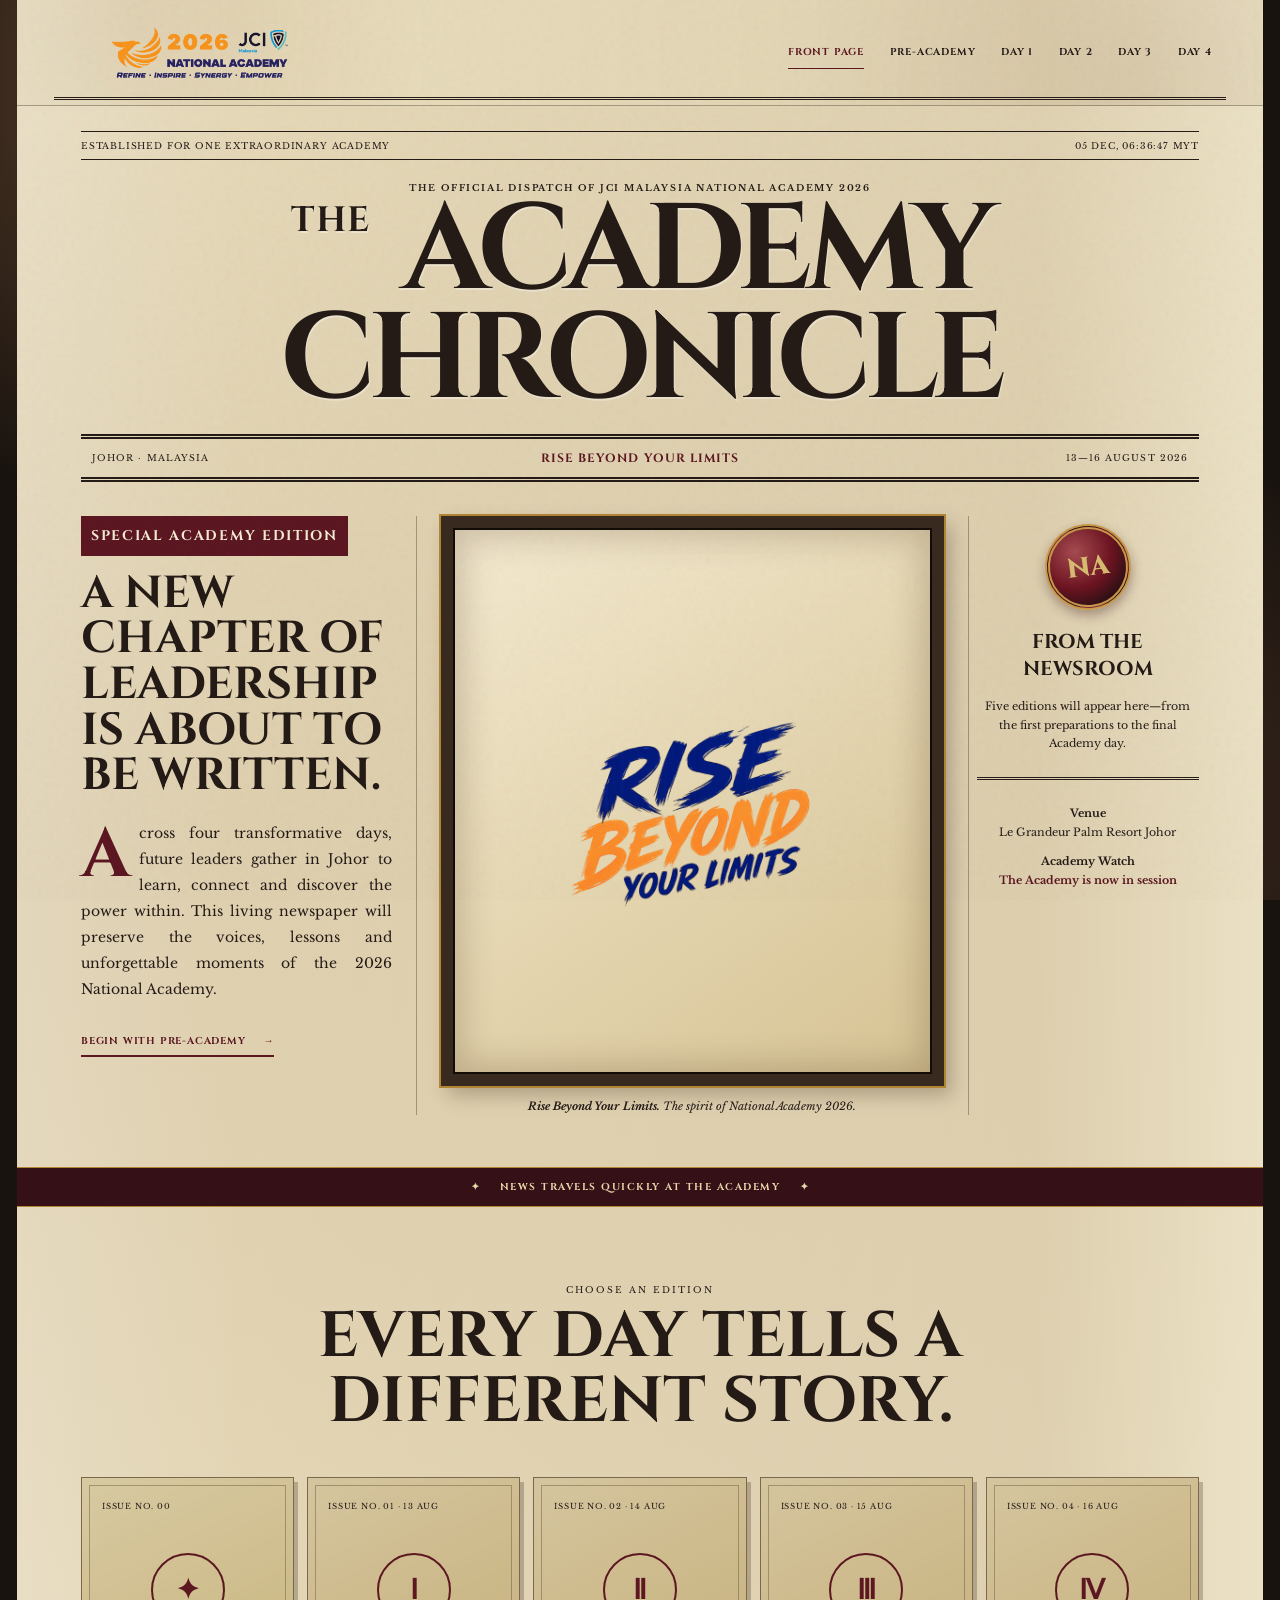
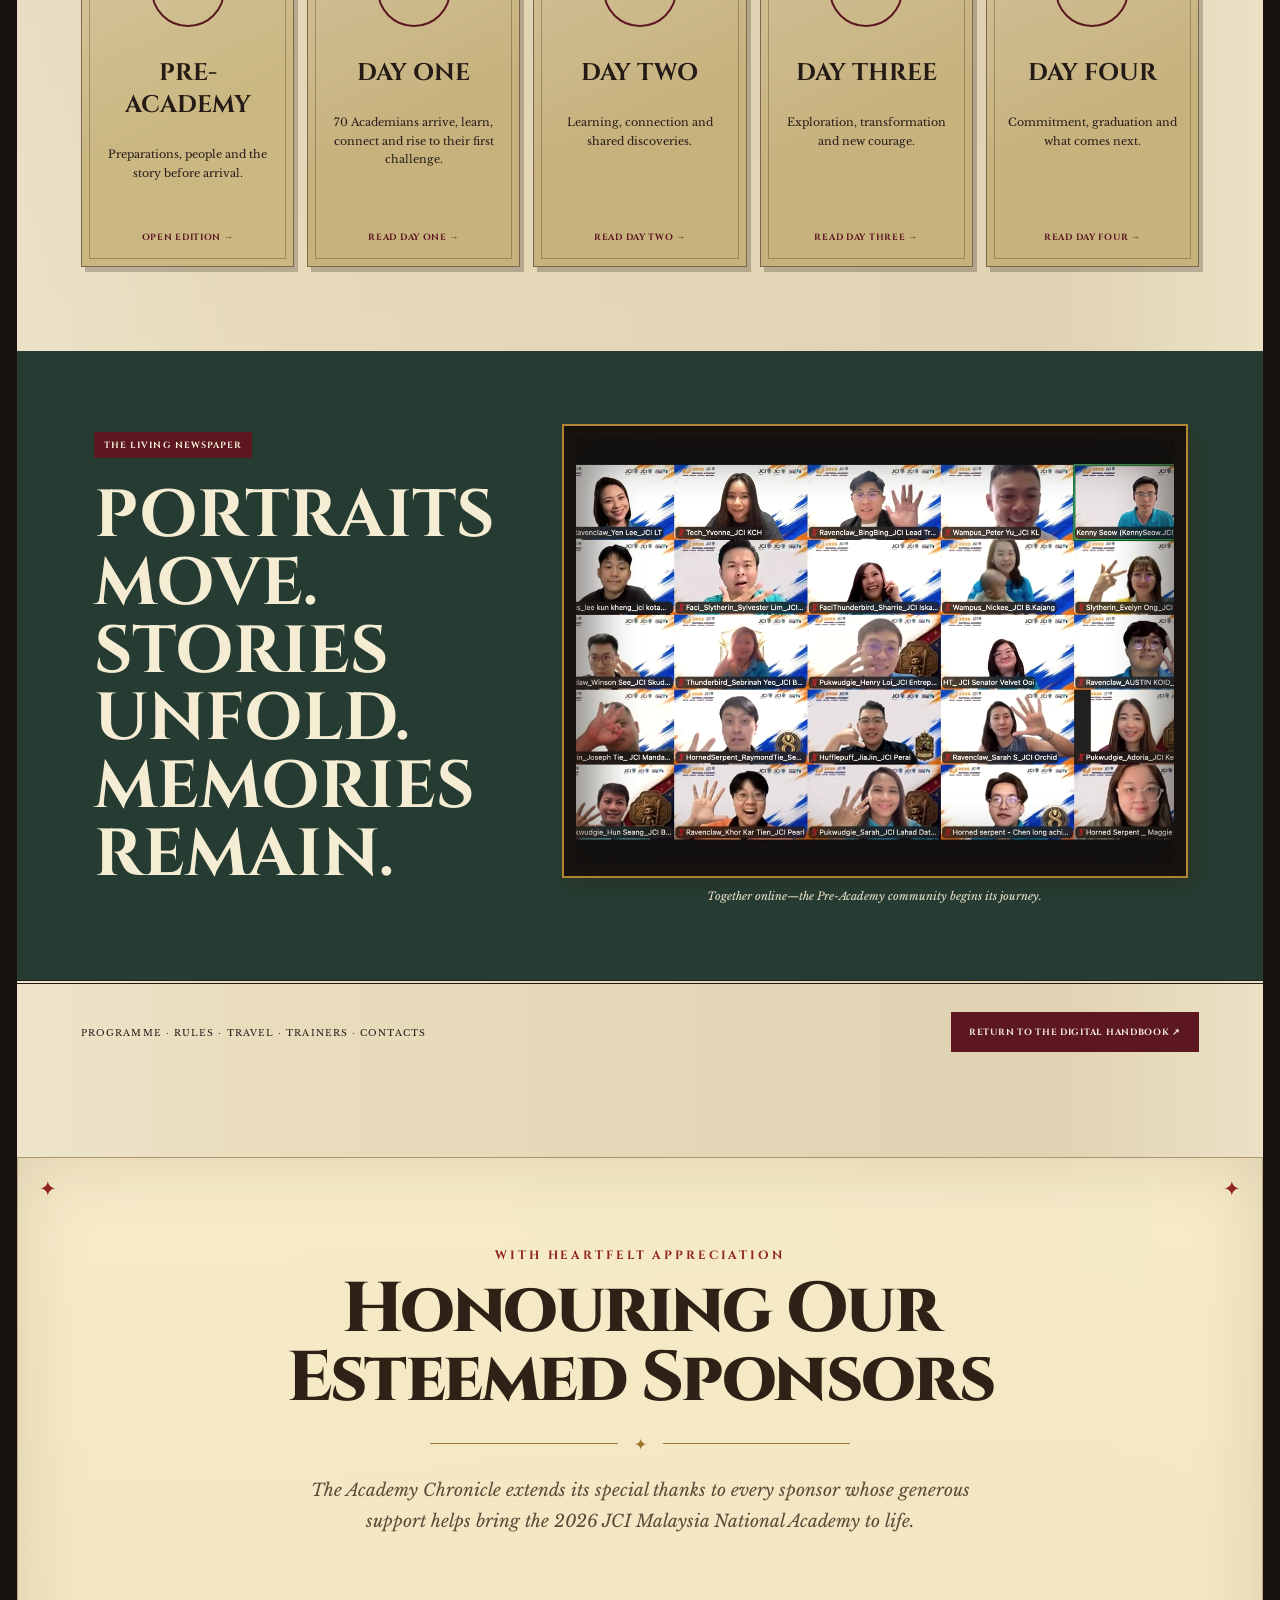
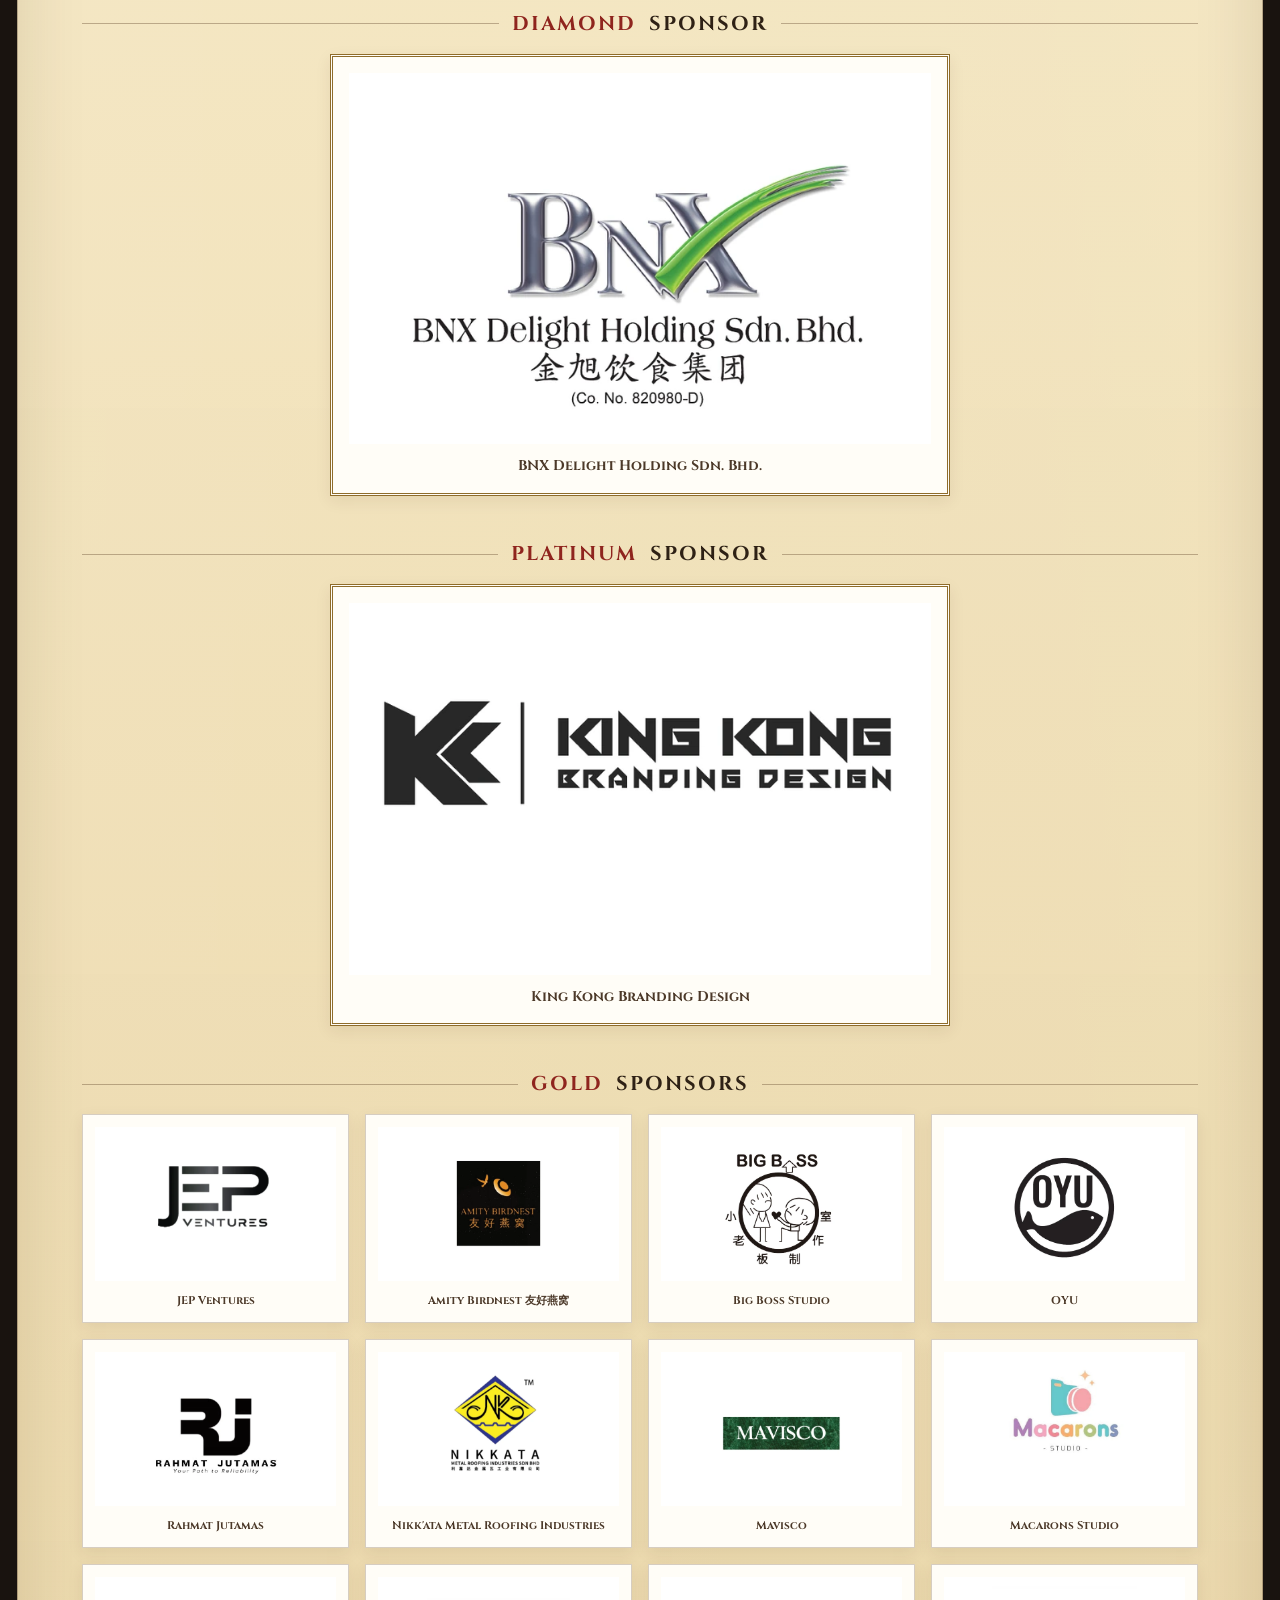
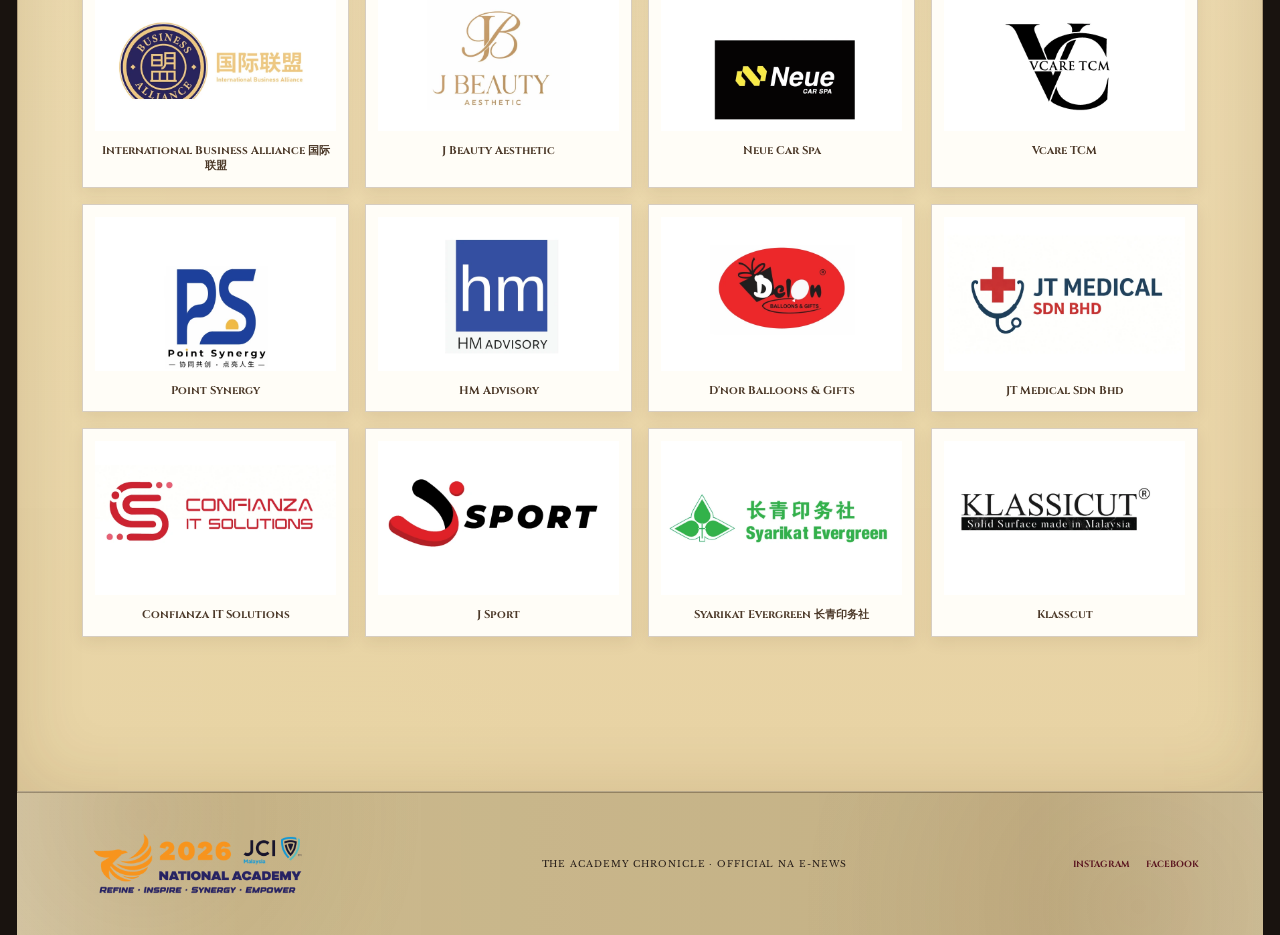
<file: index.html>
<!doctype html>
<html lang="en">
<head>
  <meta charset="utf-8">
  <meta name="viewport" content="width=device-width, initial-scale=1">
  <meta name="description" content="The enchanted newsroom of the 2026 JCI Malaysia National Academy.">
  <title>The Academy Chronicle | NA E-News 2026</title>
  <link rel="preconnect" href="https://fonts.googleapis.com">
  <link rel="preconnect" href="https://fonts.gstatic.com" crossorigin>
  <link href="https://fonts.googleapis.com/css2?family=Cinzel:wght@500;600;700;800;900&amp;family=Libre+Baskerville:ital,wght@0,400;0,700;1,400&amp;display=swap" rel="stylesheet">
  <link rel="stylesheet" href="styles.css?v=2">
  <link rel="stylesheet" href="day-1.css?v=1">
  <link rel="stylesheet" href="sponsors.css?v=1">
</head>
<body class="home-page">
  <div class="grain" aria-hidden="true"></div>
  <header class="paper-header">
    <a class="academy-brand" href="index.html"><img src="assets/na2026-lockup.png" alt="JCI Malaysia National Academy 2026"></a>
    <button class="menu-toggle" type="button" aria-expanded="false" aria-controls="siteNav">Editions</button>
    <nav id="siteNav" aria-label="E-News editions">
      <a class="active" href="index.html">Front Page</a>
      <a href="pre-academy.html">Pre-Academy</a>
      <a href="day-1.html">Day 1</a>
      <a href="day-2.html">Day 2</a>
      <a href="day-3.html">Day 3</a>
      <a href="day-4.html">Day 4</a>
    </nav>
  </header>

  <main>
    <section class="masthead" aria-labelledby="chronicle-title">
      <div class="masthead-rule"><span>Established for one extraordinary Academy</span><time id="liveClock">Malaysia Time</time></div>
      <p class="edition-kicker">The Official Dispatch of JCI Malaysia National Academy 2026</p>
      <h1 id="chronicle-title"><span>The</span> Academy Chronicle</h1>
      <div class="masthead-meta"><span>Johor · Malaysia</span><b>Rise Beyond Your Limits</b><span>13—16 August 2026</span></div>
    </section>

    <section class="front-story">
      <article class="front-copy">
        <p class="story-label">Special Academy Edition</p>
        <h2>A new chapter of leadership is about to be written.</h2>
        <p class="dropcap">Across four transformative days, future leaders gather in Johor to learn, connect and discover the power within. This living newspaper will preserve the voices, lessons and unforgettable moments of the 2026 National Academy.</p>
        <a class="ink-link" href="pre-academy.html">Begin with Pre-Academy <span>→</span></a>
      </article>
      <figure class="moving-portrait hero-portrait logo-portrait">
        <div class="portrait-window"><img src="assets/rise-beyond-logo.png" alt="Rise Beyond Your Limits"></div>
        <figcaption><b>Rise Beyond Your Limits.</b> The spirit of National Academy 2026.</figcaption>
      </figure>
      <aside class="front-aside">
        <span class="wax-seal" aria-hidden="true">NA</span>
        <h3>From the Newsroom</h3>
        <p>Five editions will appear here—from the first preparations to the final Academy day.</p>
        <hr>
        <p><b>Venue</b><br>Le Grandeur Palm Resort Johor</p>
        <p><b>Academy Watch</b><br><span class="countdown" data-countdown="2026-08-13T11:00:00+08:00">Preparing the hourglass…</span></p>
      </aside>
    </section>

    <div class="flying-note" aria-hidden="true"><span>✦</span> News travels quickly at the Academy <span>✦</span></div>

    <section class="edition-shelf" aria-labelledby="edition-title">
      <div class="section-banner"><p>Choose an edition</p><h2 id="edition-title">Every day tells a different story.</h2></div>
      <div class="edition-grid">
        <a class="edition-card pre" href="pre-academy.html"><small>Issue No. 00</small><span class="card-symbol">✦</span><h3>Pre-Academy</h3><p>Preparations, people and the story before arrival.</p><b>Open Edition →</b></a>
        <a class="edition-card published" href="day-1.html"><small>Issue No. 01 · 13 Aug</small><span class="card-symbol">Ⅰ</span><h3>Day One</h3><p>70 Academians arrive, learn, connect and rise to their first challenge.</p><b>Read Day One →</b></a>
        <a class="edition-card published" href="day-2.html"><small>Issue No. 02 · 14 Aug</small><span class="card-symbol">Ⅱ</span><h3>Day Two</h3><p>Learning, connection and shared discoveries.</p><b>Read Day Two →</b></a>
        <a class="edition-card published" href="day-3.html"><small>Issue No. 03 · 15 Aug</small><span class="card-symbol">Ⅲ</span><h3>Day Three</h3><p>Exploration, transformation and new courage.</p><b>Read Day Three →</b></a>
        <a class="edition-card published" href="day-4.html"><small>Issue No. 04 · 16 Aug</small><span class="card-symbol">Ⅳ</span><h3>Day Four</h3><p>Commitment, graduation and what comes next.</p><b>Read Day Four →</b></a>
      </div>
    </section>

    <section class="whisper-wall">
      <div><p class="story-label">The Living Newspaper</p><h2>Portraits move.<br>Stories unfold.<br>Memories remain.</h2></div>
      <figure class="moving-portrait online-portrait"><div class="portrait-window"><img src="assets/pre-academy-online.jpeg" alt="National Academy team meeting online during Pre-Academy"></div><figcaption>Together online—the Pre-Academy community begins its journey.</figcaption></figure>
    </section>

    <section class="handbook-ribbon">
      <p>Programme · Rules · Travel · Trainers · Contacts</p>
      <a href="https://jcimnationalacademy2026.jciskudaibaru.org.my/" target="_blank" rel="noopener noreferrer">Return to the Digital Handbook ↗</a>
    </section>

    <section class="chronicle-sponsors" id="patrons" aria-labelledby="patrons-title">
      <header class="patrons-heading">
        <p>With Heartfelt Appreciation</p>
        <h2 id="patrons-title">Honouring Our Esteemed Sponsors</h2>
        <div class="patrons-rule" aria-hidden="true"><span>✦</span></div>
        <p class="patrons-intro">The Academy Chronicle extends its special thanks to every sponsor whose generous support helps bring the 2026 JCI Malaysia National Academy to life.</p>
      </header>

      <div class="patron-tier patron-featured">
        <h3><span>Diamond</span> Sponsor</h3>
        <div class="patron-feature-grid"><figure><img src="assets/sponsors/diamond-bnx-delight.webp" alt="BNX Delight Holding Sdn. Bhd. logo" loading="lazy"><figcaption>BNX Delight Holding Sdn. Bhd.</figcaption></figure></div>
      </div>

      <div class="patron-tier patron-featured">
        <h3><span>Platinum</span> Sponsor</h3>
        <div class="patron-feature-grid"><figure><img src="assets/sponsors/platinum-king-kong.webp" alt="King Kong Branding Design logo" loading="lazy"><figcaption>King Kong Branding Design</figcaption></figure></div>
      </div>

      <div class="patron-tier">
        <h3><span>Gold</span> Sponsors</h3>
        <div class="patron-grid">
          <figure><img src="assets/sponsors/gold-jep-ventures.webp" alt="JEP Ventures logo" loading="lazy"><figcaption>JEP Ventures</figcaption></figure>
          <figure><img src="assets/sponsors/gold-amity-birdnest.webp" alt="Amity Birdnest logo" loading="lazy"><figcaption>Amity Birdnest 友好燕窝</figcaption></figure>
          <figure><img src="assets/sponsors/gold-big-boss-studio.webp" alt="Big Boss Studio logo" loading="lazy"><figcaption>Big Boss Studio</figcaption></figure>
          <figure><img src="assets/sponsors/gold-oyu.webp" alt="OYU logo" loading="lazy"><figcaption>OYU</figcaption></figure>
          <figure><img src="assets/sponsors/gold-rahmat-jutamas.webp" alt="Rahmat Jutamas logo" loading="lazy"><figcaption>Rahmat Jutamas</figcaption></figure>
          <figure><img src="assets/sponsors/gold-nikkata.webp" alt="Nikk'ata Metal Roofing Industries logo" loading="lazy"><figcaption>Nikk'ata Metal Roofing Industries</figcaption></figure>
          <figure><img src="assets/sponsors/gold-mavisco.webp" alt="Mavisco logo" loading="lazy"><figcaption>Mavisco</figcaption></figure>
          <figure><img src="assets/sponsors/gold-macarons-studio.webp" alt="Macarons Studio logo" loading="lazy"><figcaption>Macarons Studio</figcaption></figure>
          <figure><img src="assets/sponsors/gold-business-alliance.webp" alt="International Business Alliance logo" loading="lazy"><figcaption>International Business Alliance 国际联盟</figcaption></figure>
          <figure><img src="assets/sponsors/gold-j-beauty.webp" alt="J Beauty Aesthetic logo" loading="lazy"><figcaption>J Beauty Aesthetic</figcaption></figure>
          <figure><img src="assets/sponsors/gold-neue-car-spa.webp" alt="Neue Car Spa logo" loading="lazy"><figcaption>Neue Car Spa</figcaption></figure>
          <figure><img src="assets/sponsors/gold-vcare-tcm.webp" alt="Vcare TCM logo" loading="lazy"><figcaption>Vcare TCM</figcaption></figure>
          <figure><img src="assets/sponsors/gold-point-synergy.webp" alt="Point Synergy logo" loading="lazy"><figcaption>Point Synergy</figcaption></figure>
          <figure><img src="assets/sponsors/gold-hm-advisory.webp" alt="HM Advisory logo" loading="lazy"><figcaption>HM Advisory</figcaption></figure>
          <figure><img src="assets/sponsors/gold-dnor-balloons.webp" alt="D'nor Balloons and Gifts logo" loading="lazy"><figcaption>D'nor Balloons &amp; Gifts</figcaption></figure>
          <figure><img src="assets/sponsors/gold-jt-medical.webp" alt="JT Medical Sdn Bhd logo" loading="lazy"><figcaption>JT Medical Sdn Bhd</figcaption></figure>
          <figure><img src="assets/sponsors/gold-confianza-it.webp" alt="Confianza IT Solutions logo" loading="lazy"><figcaption>Confianza IT Solutions</figcaption></figure>
          <figure><img src="assets/sponsors/gold-j-sport.webp" alt="J Sport logo" loading="lazy"><figcaption>J Sport</figcaption></figure>
          <figure><img src="assets/sponsors/gold-syarikat-evergreen.webp" alt="Syarikat Evergreen logo" loading="lazy"><figcaption>Syarikat Evergreen 长青印务社</figcaption></figure>
          <figure><img src="assets/sponsors/gold-klasscut.webp" alt="Klasscut logo" loading="lazy"><figcaption>Klasscut</figcaption></figure>
        </div>
      </div>
    </section>
  </main>

  <footer class="paper-footer"><img src="assets/na2026-lockup.png" alt="RISE 2026 National Academy"><p>The Academy Chronicle · Official NA E-News</p><div><a href="https://www.instagram.com/jciskudaibaru" target="_blank" rel="noopener">Instagram</a><a href="https://web.facebook.com/jciskudaibaru" target="_blank" rel="noopener">Facebook</a></div></footer>
  <script src="script.js?v=2"></script>
</body>
</html>
</file>
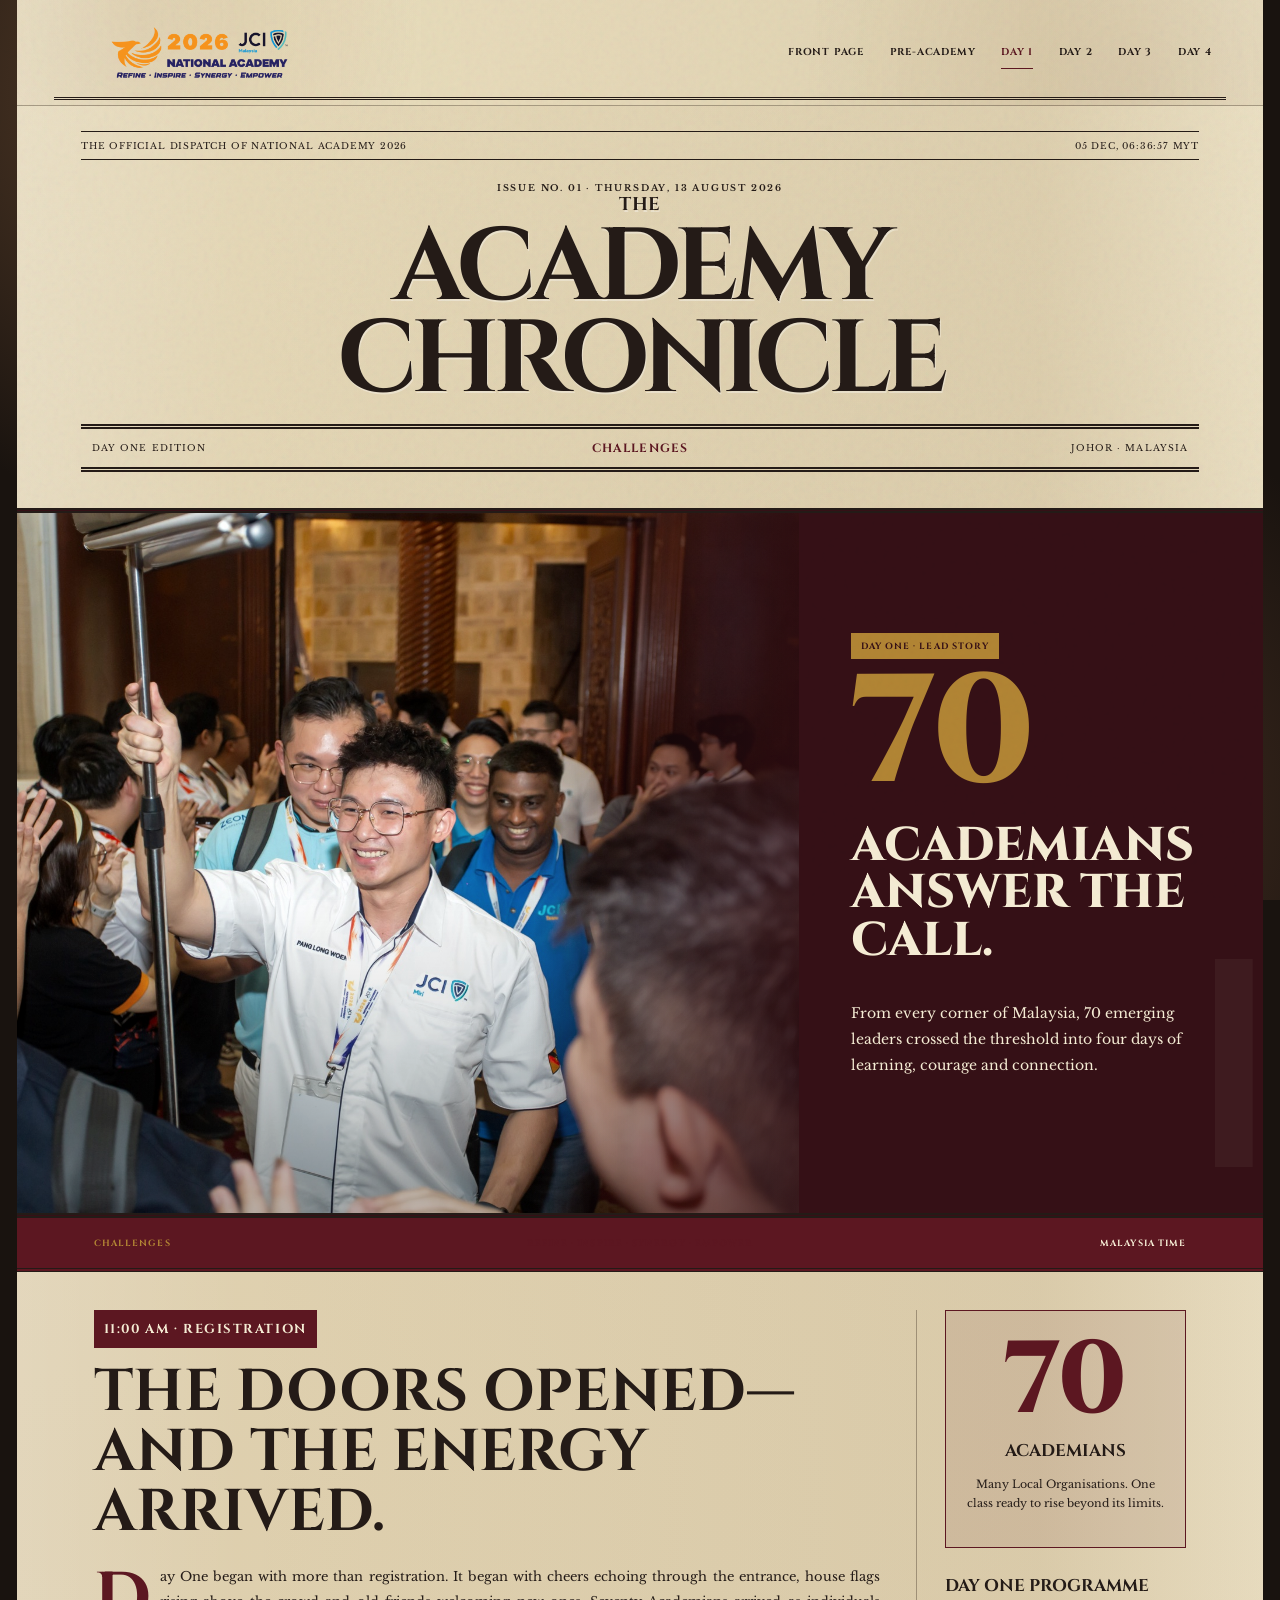
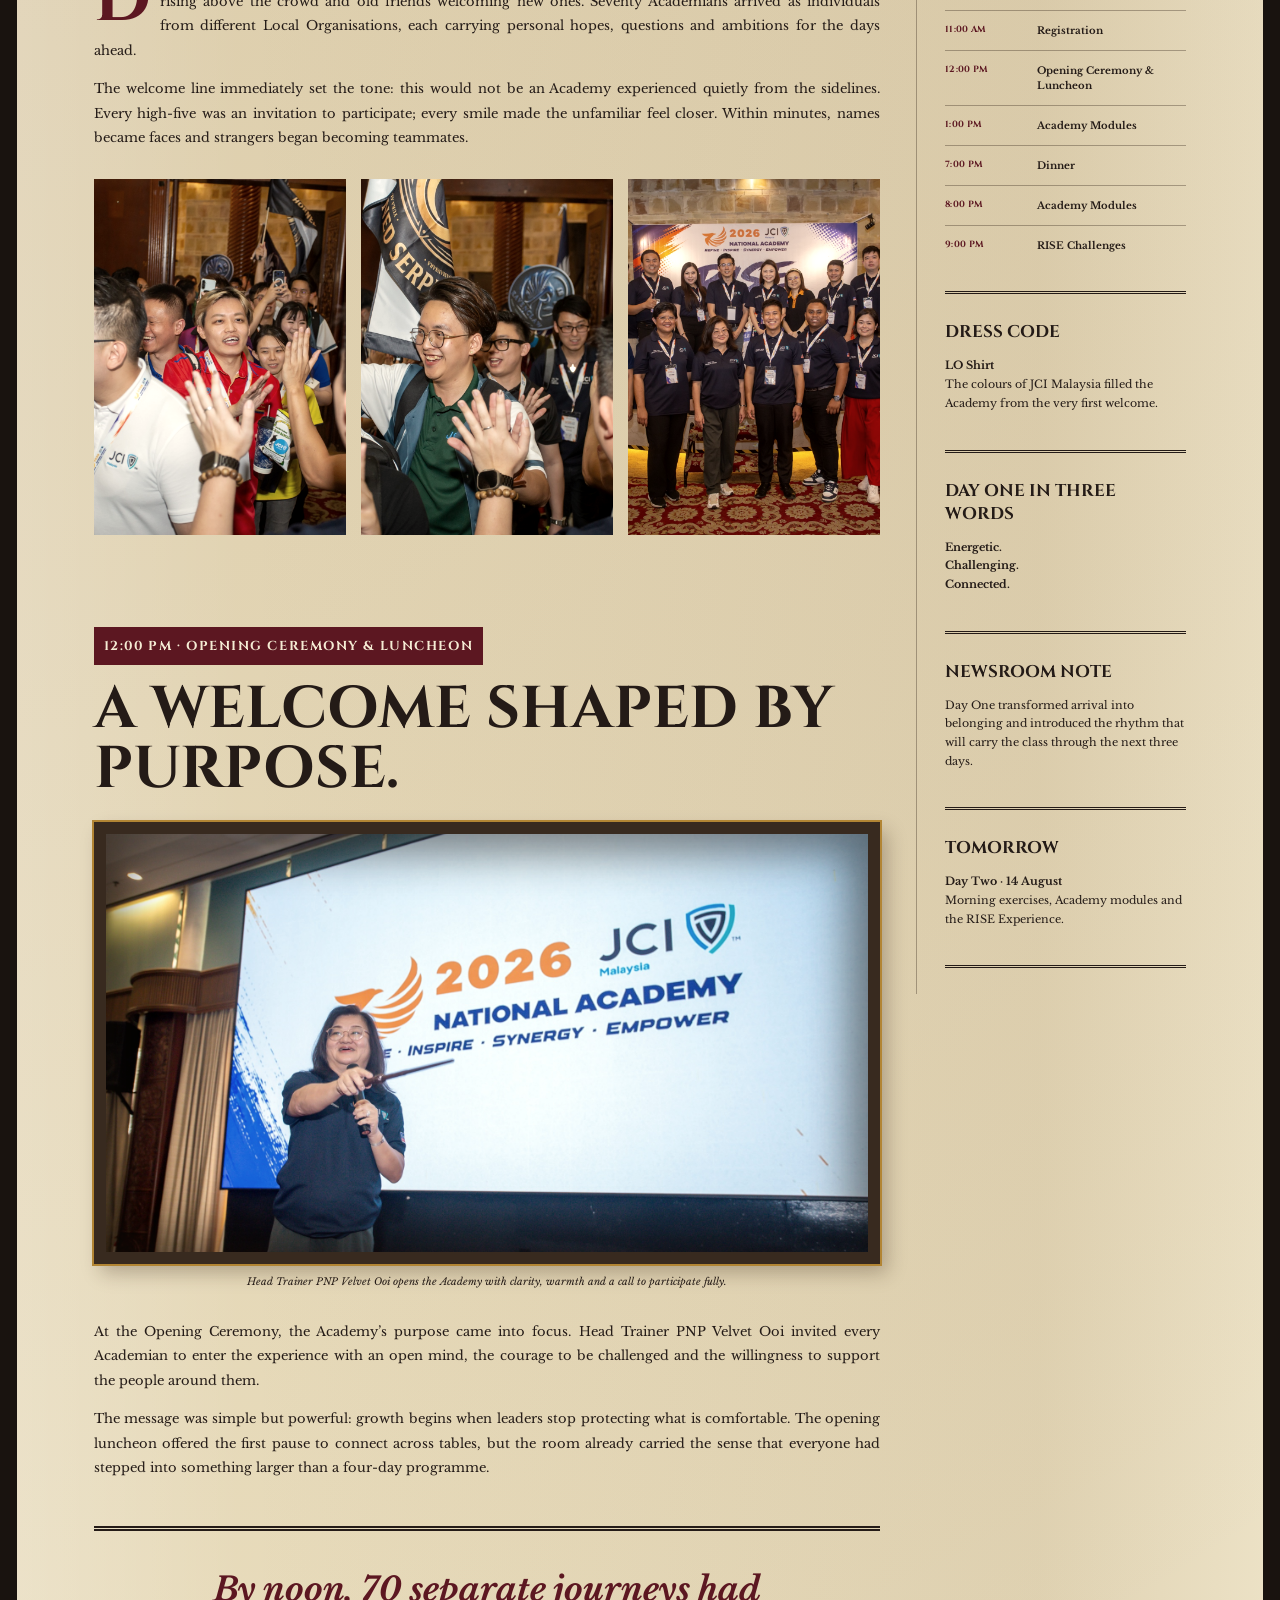
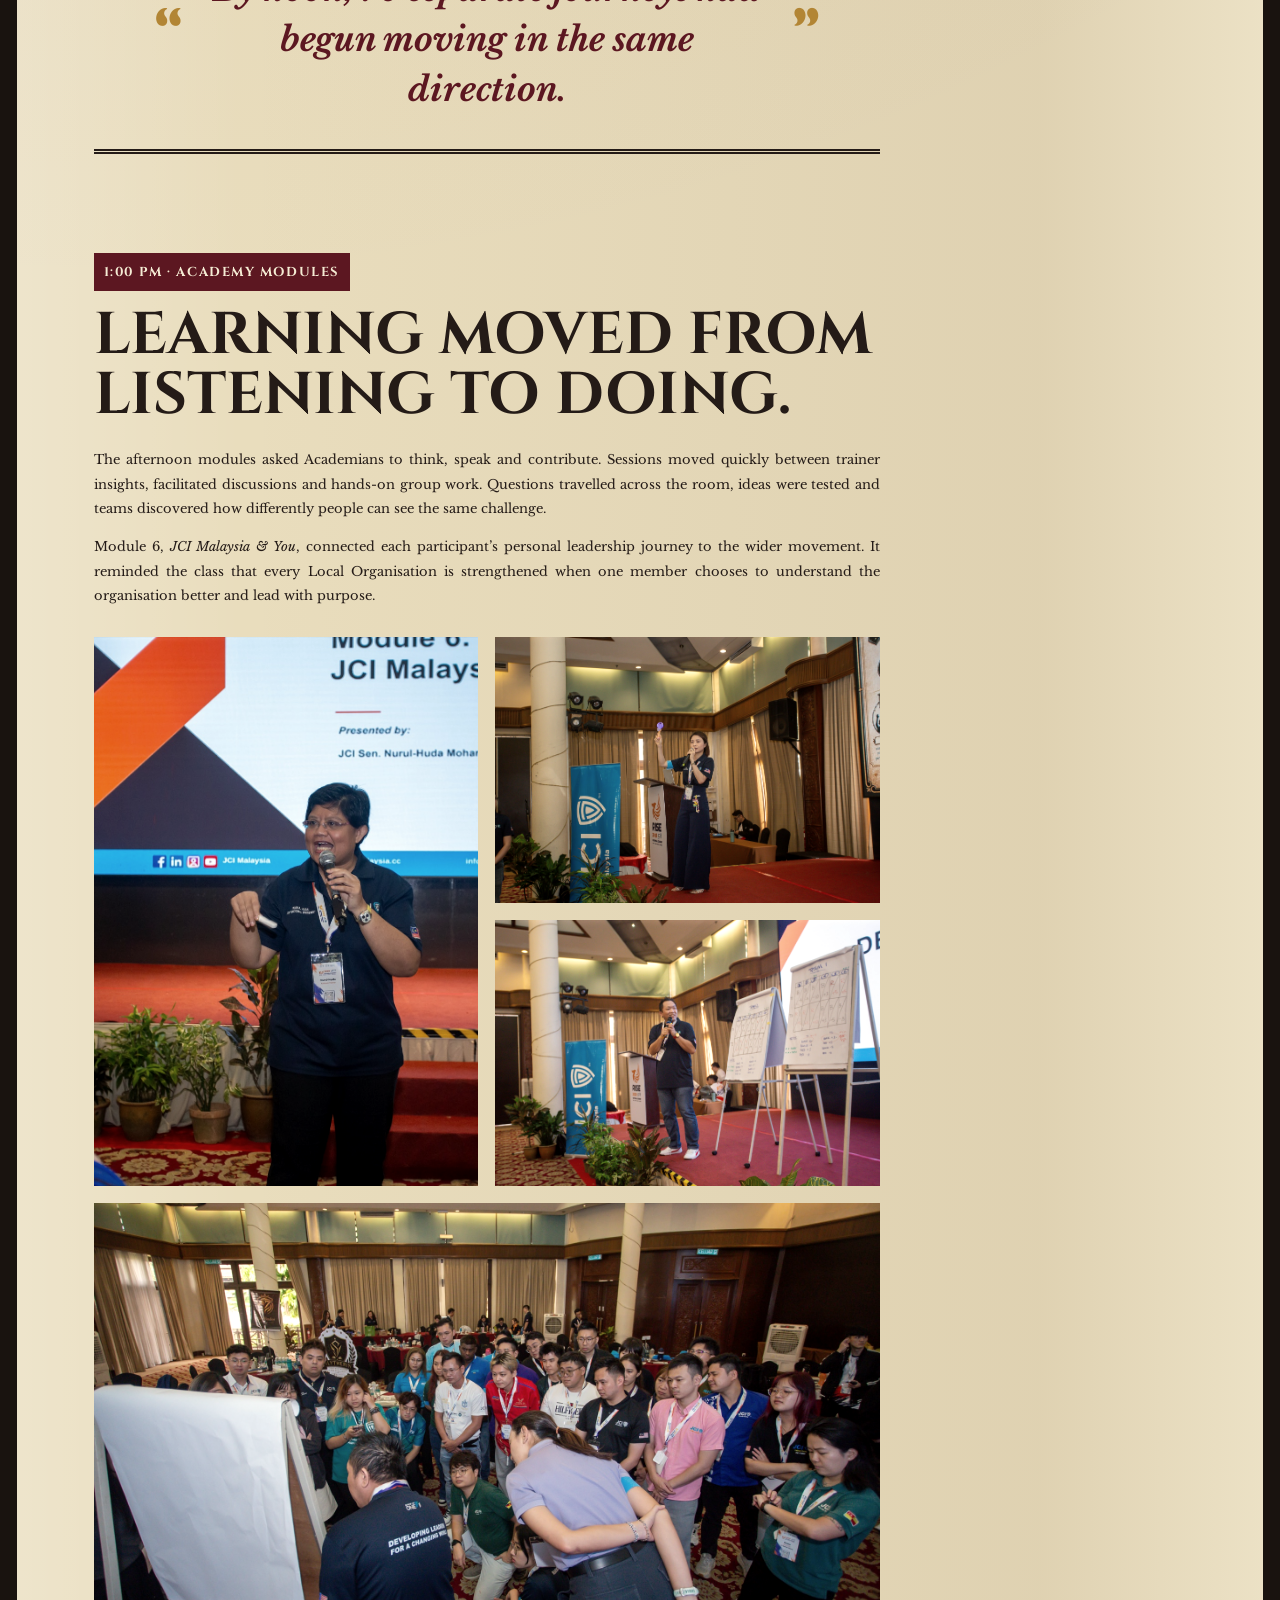
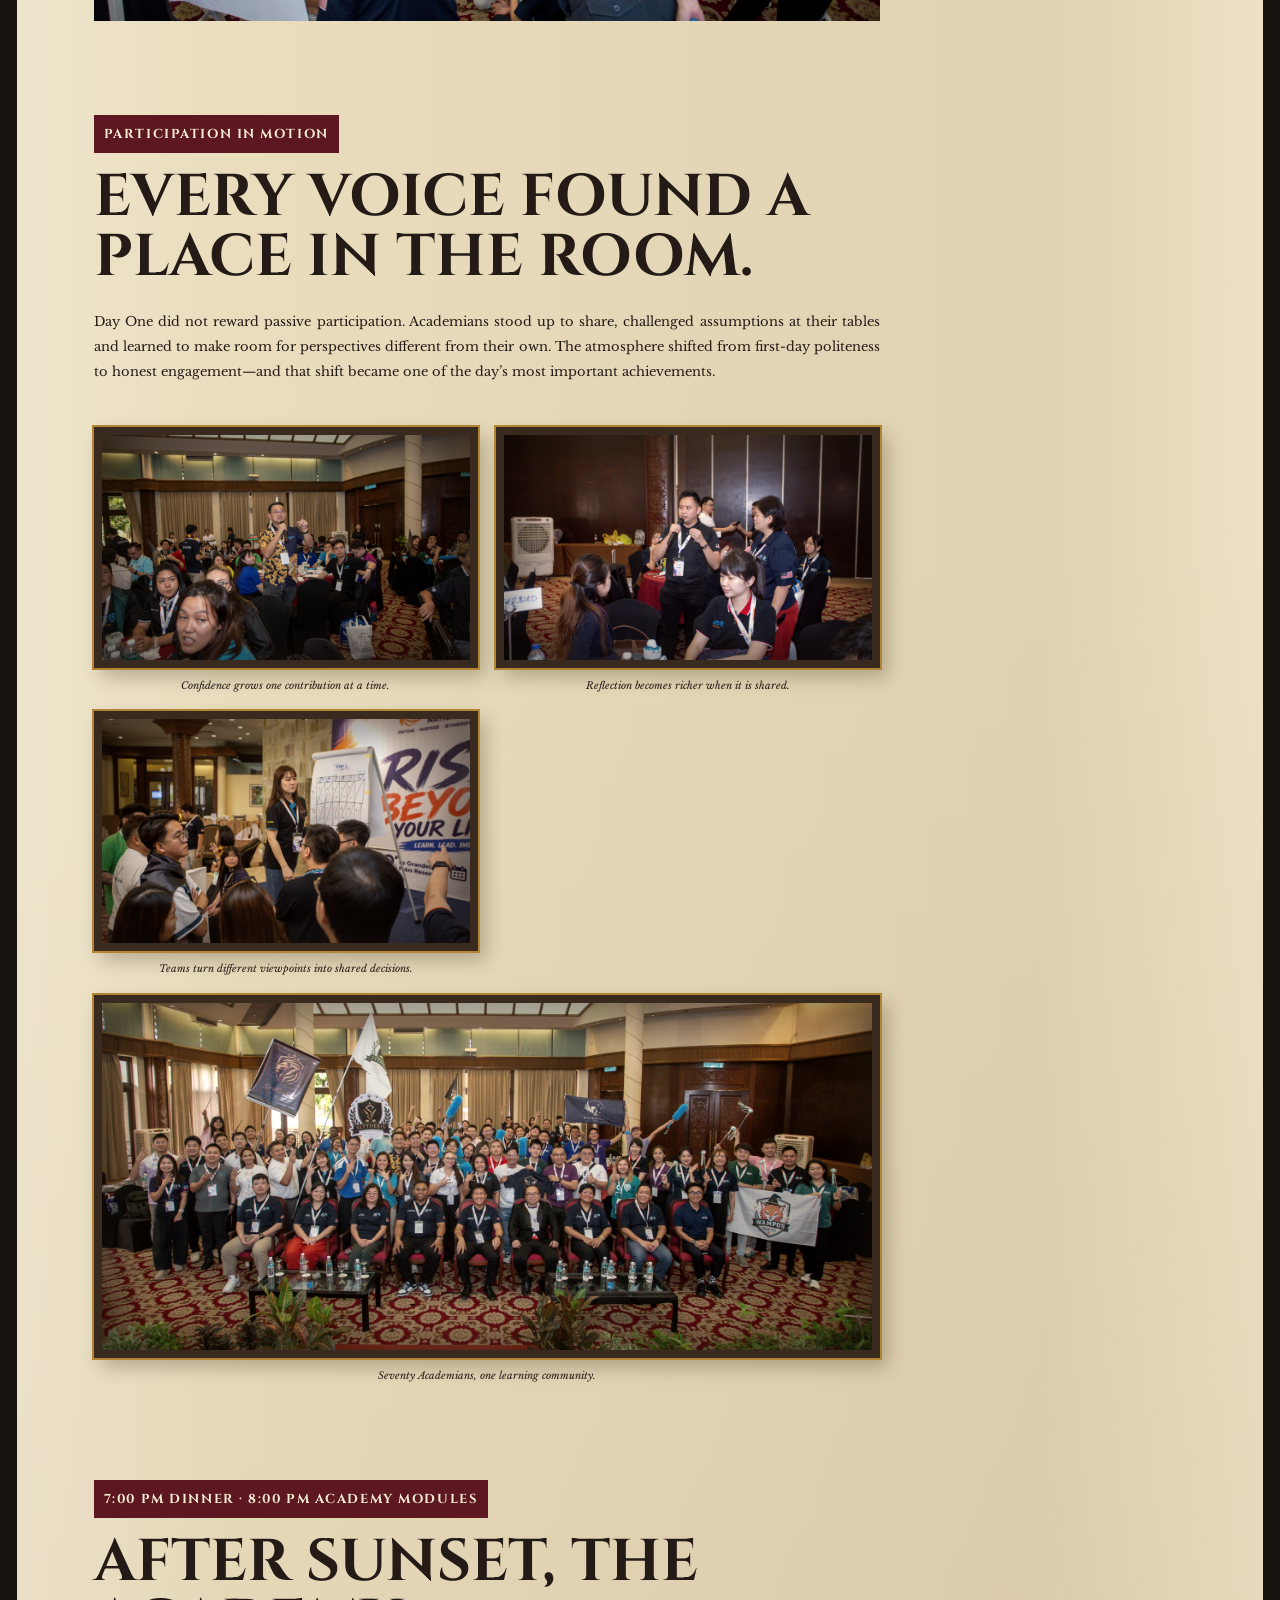
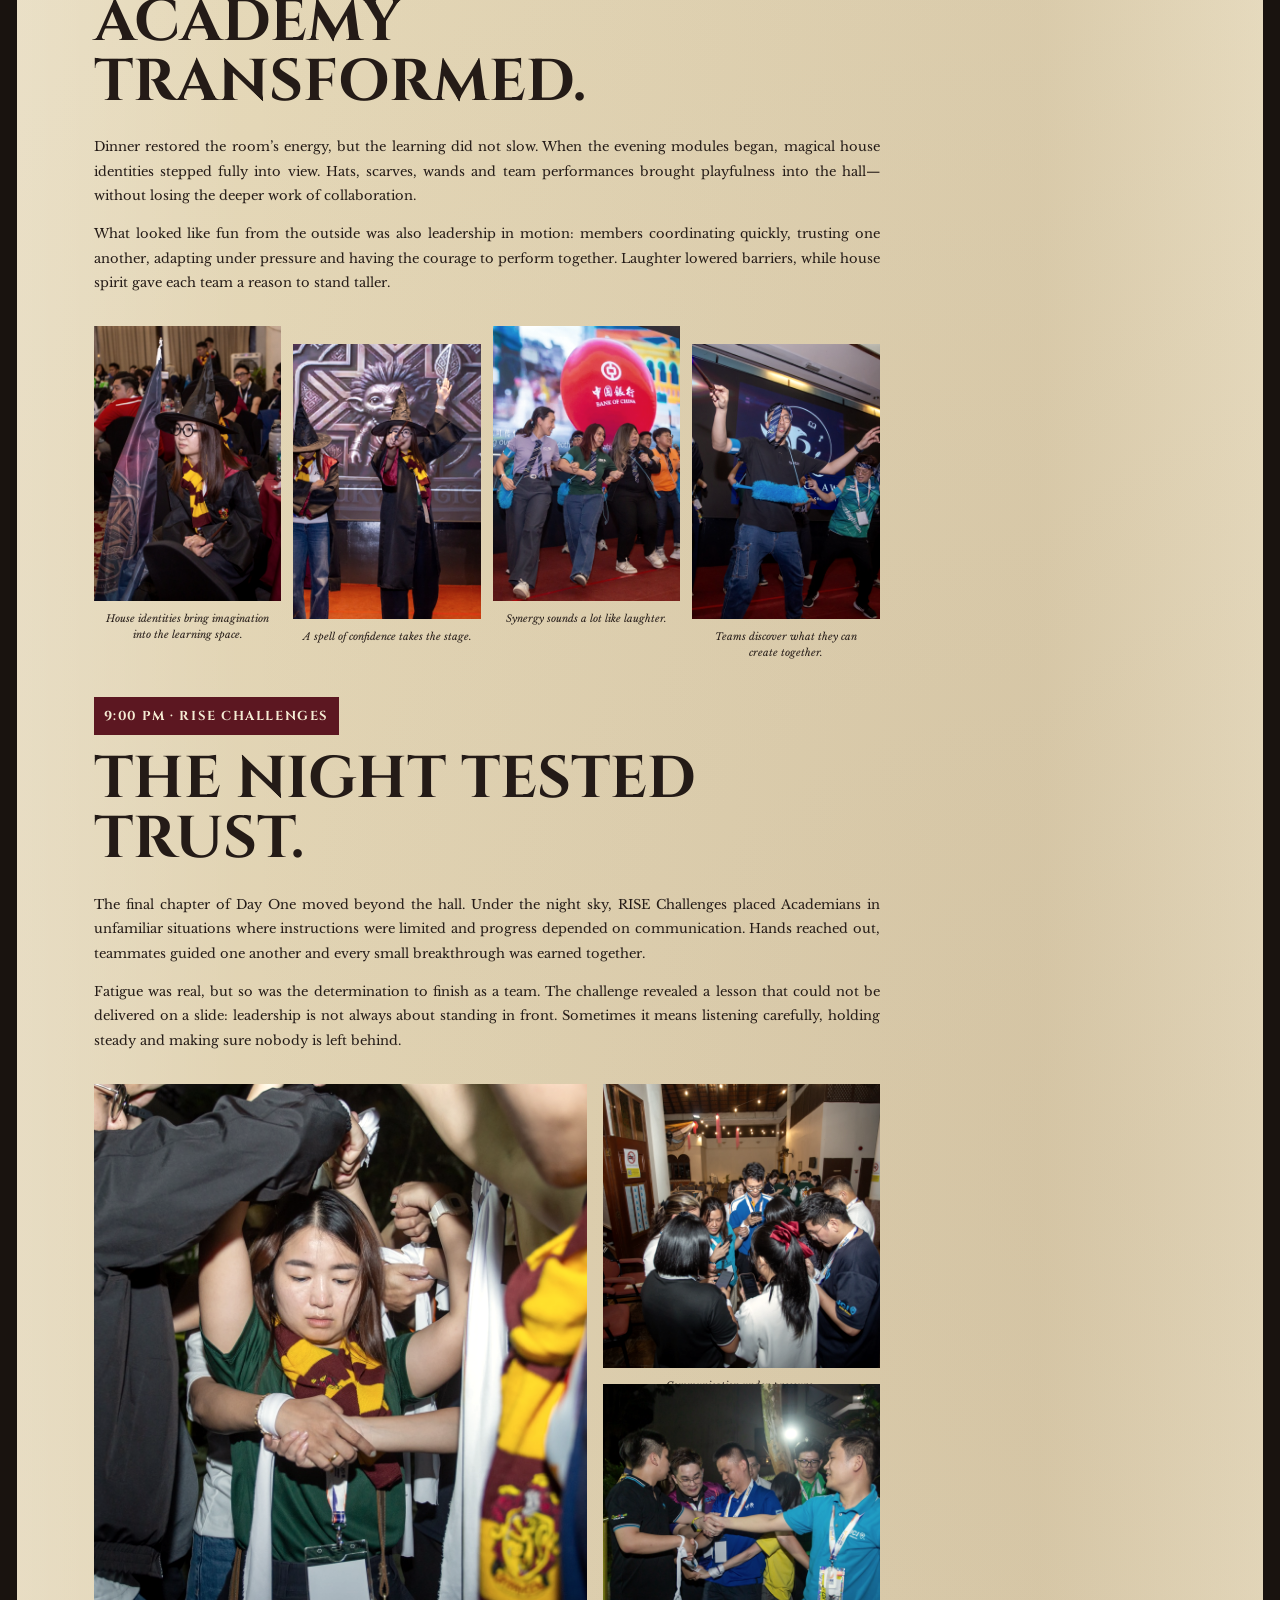
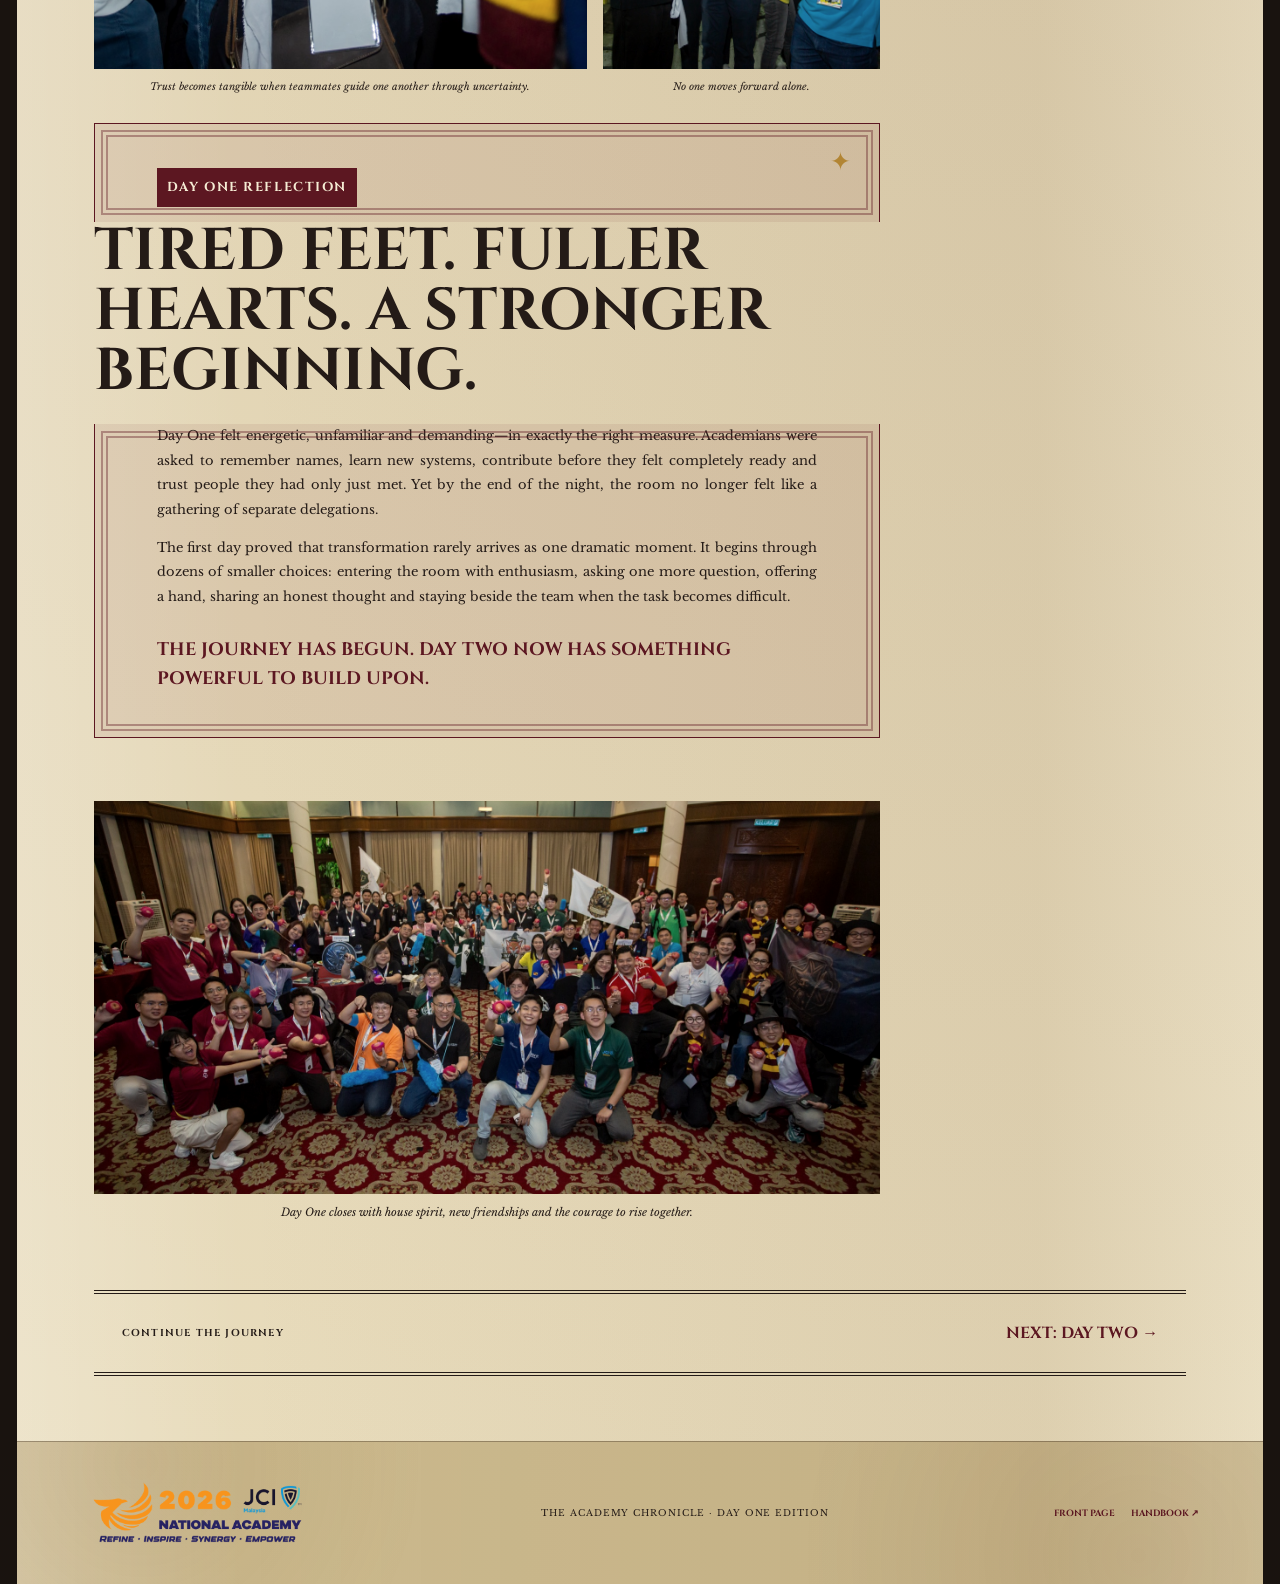
<file: day-1.html>
<!doctype html>
<html lang="en">
<head>
  <meta charset="utf-8">
  <meta name="viewport" content="width=device-width, initial-scale=1">
  <meta name="description" content="Day One of JCI Malaysia National Academy 2026 welcomes 70 Academians into a powerful journey of learning, connection and challenge.">
  <title>Day One | The Academy Chronicle</title>
  <link rel="preconnect" href="https://fonts.googleapis.com">
  <link rel="preconnect" href="https://fonts.gstatic.com" crossorigin>
  <link href="https://fonts.googleapis.com/css2?family=Cinzel:wght@500;600;700;800;900&amp;family=Libre+Baskerville:ital,wght@0,400;0,700;1,400&amp;display=swap" rel="stylesheet">
  <link rel="stylesheet" href="styles.css?v=4">
  <link rel="stylesheet" href="day-1.css?v=1">
</head>
<body class="edition-page day-one-page">
  <div class="grain" aria-hidden="true"></div>
  <header class="paper-header">
    <a class="academy-brand" href="index.html"><img src="assets/na2026-lockup.png" alt="JCI Malaysia National Academy 2026"></a>
    <button class="menu-toggle" type="button" aria-expanded="false" aria-controls="siteNav">Editions</button>
    <nav id="siteNav" aria-label="E-News editions">
      <a href="index.html">Front Page</a><a href="pre-academy.html">Pre-Academy</a><a class="active" href="day-1.html">Day 1</a><a href="day-2.html">Day 2</a><a href="day-3.html">Day 3</a><a href="day-4.html">Day 4</a>
    </nav>
  </header>

  <main>
    <section class="masthead">
      <div class="masthead-rule"><span>The Official Dispatch of National Academy 2026</span><time id="liveClock">Malaysia Time</time></div>
      <p class="edition-kicker">Issue No. 01 · Thursday, 13 August 2026</p>
      <h1><span>The</span> Academy Chronicle</h1>
      <div class="masthead-meta"><span>Day One Edition</span><b>Challenges</b><span>Johor · Malaysia</span></div>
    </section>

    <section class="day1-hero" aria-labelledby="day1-title">
      <div class="day1-hero-photo"><img src="assets/day-1/IMG_4038.jpg" alt="Academians receiving a warm welcome as they enter National Academy" fetchpriority="high"></div>
      <div class="day1-hero-copy">
        <p class="story-label">Day One · Lead Story</p>
        <p class="hero-number">70</p>
        <h1 id="day1-title">Academians Answer the Call.</h1>
        <p>From every corner of Malaysia, 70 emerging leaders crossed the threshold into four days of learning, courage and connection.</p>
      </div>
    </section>

    <section class="welcome-banner day-header-bar" aria-label="Day One theme">
      <strong>Challenges</strong>
      <span>Refine · Inspire · Synergy · Empower</span>
      <time>Malaysia Time</time>
    </section>

    <div class="article-layout">
      <article class="news-story day1-story">
        <p class="story-label">11:00 AM · Registration</p>
        <h2>The doors opened—and the energy arrived.</h2>
        <p class="dropcap">Day One began with more than registration. It began with cheers echoing through the entrance, house flags rising above the crowd and old friends welcoming new ones. Seventy Academians arrived as individuals from different Local Organisations, each carrying personal hopes, questions and ambitions for the days ahead.</p>
        <p>The welcome line immediately set the tone: this would not be an Academy experienced quietly from the sidelines. Every high-five was an invitation to participate; every smile made the unfamiliar feel closer. Within minutes, names became faces and strangers began becoming teammates.</p>

        <div class="arrival-triptych">
          <figure><img src="assets/day-1/IMG_4044.jpg" alt="Academians entering the hall through a lively welcome line" loading="lazy"><figcaption>A lively welcome turns arrival into the first shared memory.</figcaption></figure>
          <figure><img src="assets/day-1/IMG_4048.jpg" alt="An Academian carrying a house flag during the welcome" loading="lazy"><figcaption>House pride enters the Academy hall.</figcaption></figure>
          <figure><img src="assets/day-1/IMG_4015.jpg" alt="The National Academy organising and training team" loading="lazy"><figcaption>The team behind the first day of the journey.</figcaption></figure>
        </div>

        <p class="story-label">12:00 PM · Opening Ceremony &amp; Luncheon</p>
        <h2>A welcome shaped by purpose.</h2>
        <figure class="moving-portrait feature-wide"><div class="portrait-window"><img src="assets/day-1/IMG_4173.jpg" alt="Head Trainer PNP Velvet Ooi addressing the Academians" loading="lazy"></div><figcaption>Head Trainer PNP Velvet Ooi opens the Academy with clarity, warmth and a call to participate fully.</figcaption></figure>
        <p>At the Opening Ceremony, the Academy’s purpose came into focus. Head Trainer PNP Velvet Ooi invited every Academian to enter the experience with an open mind, the courage to be challenged and the willingness to support the people around them.</p>
        <p>The message was simple but powerful: growth begins when leaders stop protecting what is comfortable. The opening luncheon offered the first pause to connect across tables, but the room already carried the sense that everyone had stepped into something larger than a four-day programme.</p>

        <blockquote class="day1-pullquote"><span>“</span><p>By noon, 70 separate journeys had begun moving in the same direction.</p><span>”</span></blockquote>

        <p class="story-label">1:00 PM · Academy Modules</p>
        <h2>Learning moved from listening to doing.</h2>
        <p>The afternoon modules asked Academians to think, speak and contribute. Sessions moved quickly between trainer insights, facilitated discussions and hands-on group work. Questions travelled across the room, ideas were tested and teams discovered how differently people can see the same challenge.</p>
        <p>Module 6, <em>JCI Malaysia &amp; You</em>, connected each participant’s personal leadership journey to the wider movement. It reminded the class that every Local Organisation is strengthened when one member chooses to understand the organisation better and lead with purpose.</p>

        <div class="learning-grid">
          <figure class="tall"><img src="assets/day-1/IMG_4660.jpg" alt="Assistant Trainer Nurul Huda presenting JCI Malaysia and You" loading="lazy"><figcaption>JCI Malaysia &amp; You turns organisational knowledge into personal responsibility.</figcaption></figure>
          <figure><img src="assets/day-1/IMG_4198.jpg" alt="A trainer facilitating an Academy module" loading="lazy"><figcaption>Every module creates space for a new question.</figcaption></figure>
          <figure><img src="assets/day-1/IMG_4242.jpg" alt="A facilitator reviewing team scores during an activity" loading="lazy"><figcaption>Facilitated challenges make learning visible.</figcaption></figure>
          <figure class="wide"><img src="assets/day-1/IMG_4219.jpg" alt="Academians gathering around a flip chart during group work" loading="lazy"><figcaption>Ideas become stronger when the whole room leans in.</figcaption></figure>
        </div>

        <p class="story-label">Participation in Motion</p>
        <h2>Every voice found a place in the room.</h2>
        <p>Day One did not reward passive participation. Academians stood up to share, challenged assumptions at their tables and learned to make room for perspectives different from their own. The atmosphere shifted from first-day politeness to honest engagement—and that shift became one of the day’s most important achievements.</p>

        <div class="story-gallery day1-dialogue">
          <figure><div class="portrait-window"><img src="assets/day-1/IMG_4364.jpg" alt="An Academian sharing an answer with the room" loading="lazy"></div><figcaption>Confidence grows one contribution at a time.</figcaption></figure>
          <figure><div class="portrait-window"><img src="assets/day-1/IMG_4264.jpg" alt="An Academian sharing during a facilitated discussion" loading="lazy"></div><figcaption>Reflection becomes richer when it is shared.</figcaption></figure>
          <figure><div class="portrait-window"><img src="assets/day-1/IMG_4239.jpg" alt="Academians discussing a team activity at the flip chart" loading="lazy"></div><figcaption>Teams turn different viewpoints into shared decisions.</figcaption></figure>
          <figure><div class="portrait-window"><img src="assets/day-1/IMG_4138.jpg" alt="The 70 Academians and Academy team in the official Day One group photo" loading="lazy"></div><figcaption>Seventy Academians, one learning community.</figcaption></figure>
        </div>

        <p class="story-label">7:00 PM Dinner · 8:00 PM Academy Modules</p>
        <h2>After sunset, the Academy transformed.</h2>
        <p>Dinner restored the room’s energy, but the learning did not slow. When the evening modules began, magical house identities stepped fully into view. Hats, scarves, wands and team performances brought playfulness into the hall—without losing the deeper work of collaboration.</p>
        <p>What looked like fun from the outside was also leadership in motion: members coordinating quickly, trusting one another, adapting under pressure and having the courage to perform together. Laughter lowered barriers, while house spirit gave each team a reason to stand taller.</p>

        <div class="magic-gallery">
          <figure><img src="assets/day-1/IMG_4415.jpg" alt="An Academian in magical house attire" loading="lazy"><figcaption>House identities bring imagination into the learning space.</figcaption></figure>
          <figure><img src="assets/day-1/IMG_4500.jpg" alt="Academians performing in magical robes and hats" loading="lazy"><figcaption>A spell of confidence takes the stage.</figcaption></figure>
          <figure><img src="assets/day-1/IMG_4436.jpg" alt="A team performing together during the evening module" loading="lazy"><figcaption>Synergy sounds a lot like laughter.</figcaption></figure>
          <figure><img src="assets/day-1/IMG_4449.jpg" alt="Academians presenting an energetic house performance" loading="lazy"><figcaption>Teams discover what they can create together.</figcaption></figure>
        </div>

        <p class="story-label">9:00 PM · RISE Challenges</p>
        <h2>The night tested trust.</h2>
        <p>The final chapter of Day One moved beyond the hall. Under the night sky, RISE Challenges placed Academians in unfamiliar situations where instructions were limited and progress depended on communication. Hands reached out, teammates guided one another and every small breakthrough was earned together.</p>
        <p>Fatigue was real, but so was the determination to finish as a team. The challenge revealed a lesson that could not be delivered on a slide: leadership is not always about standing in front. Sometimes it means listening carefully, holding steady and making sure nobody is left behind.</p>

        <div class="night-grid">
          <figure class="night-lead"><img src="assets/day-1/IMG_4724.jpg" alt="Academians helping one another through the night challenge" loading="lazy"><figcaption>Trust becomes tangible when teammates guide one another through uncertainty.</figcaption></figure>
          <figure><img src="assets/day-1/IMG_4738.jpg" alt="Academians collaborating during a night challenge" loading="lazy"><figcaption>Communication under pressure.</figcaption></figure>
          <figure><img src="assets/day-1/IMG_4774.jpg" alt="Academians linking hands during the RISE Challenge" loading="lazy"><figcaption>No one moves forward alone.</figcaption></figure>
        </div>

        <section class="day1-reflection" aria-labelledby="reflection-title">
          <p class="story-label">Day One Reflection</p>
          <h2 id="reflection-title">Tired feet. Fuller hearts. A stronger beginning.</h2>
          <p>Day One felt energetic, unfamiliar and demanding—in exactly the right measure. Academians were asked to remember names, learn new systems, contribute before they felt completely ready and trust people they had only just met. Yet by the end of the night, the room no longer felt like a gathering of separate delegations.</p>
          <p>The first day proved that transformation rarely arrives as one dramatic moment. It begins through dozens of smaller choices: entering the room with enthusiasm, asking one more question, offering a hand, sharing an honest thought and staying beside the team when the task becomes difficult.</p>
          <strong>The journey has begun. Day Two now has something powerful to build upon.</strong>
        </section>

        <figure class="closing-photo"><img src="assets/day-1/IMG_4405.jpg" alt="Academians celebrating together at the close of Day One" loading="lazy"><figcaption>Day One closes with house spirit, new friendships and the courage to rise together.</figcaption></figure>
      </article>

      <aside class="news-sidebar day1-sidebar" aria-labelledby="day-one-programme-title">
        <section class="number-box"><strong>70</strong><h3>Academians</h3><p>Many Local Organisations. One class ready to rise beyond its limits.</p></section>
        <section class="day1-program"><h3 id="day-one-programme-title">Day One Programme</h3><ol><li><time>11:00 AM</time><span>Registration</span></li><li><time>12:00 PM</time><span>Opening Ceremony &amp; Luncheon</span></li><li><time>1:00 PM</time><span>Academy Modules</span></li><li><time>7:00 PM</time><span>Dinner</span></li><li><time>8:00 PM</time><span>Academy Modules</span></li><li><time>9:00 PM</time><span>RISE Challenges</span></li></ol></section>
        <section><h3>Dress Code</h3><p><b>LO Shirt</b><br>The colours of JCI Malaysia filled the Academy from the very first welcome.</p></section>
        <section><h3>Day One in Three Words</h3><p><b>Energetic.</b><br><b>Challenging.</b><br><b>Connected.</b></p></section>
        <section><h3>Newsroom Note</h3><p>Day One transformed arrival into belonging and introduced the rhythm that will carry the class through the next three days.</p></section>
        <section><h3>Tomorrow</h3><p><b>Day Two · 14 August</b><br>Morning exercises, Academy modules and the RISE Experience.</p></section>
      </aside>
    </div>

    <div class="next-edition"><span>Continue the journey</span><a href="day-2.html">Next: Day Two →</a></div>
  </main>
  <footer class="paper-footer"><img src="assets/na2026-lockup.png" alt="RISE 2026 National Academy"><p>THE ACADEMY CHRONICLE · DAY ONE EDITION</p><div><a href="index.html">Front Page</a><a href="https://jcimnationalacademy2026.jciskudaibaru.org.my/" target="_blank" rel="noopener noreferrer">Handbook ↗</a></div></footer>
  <script src="script.js?v=3"></script>
</body>
</html>
</file>
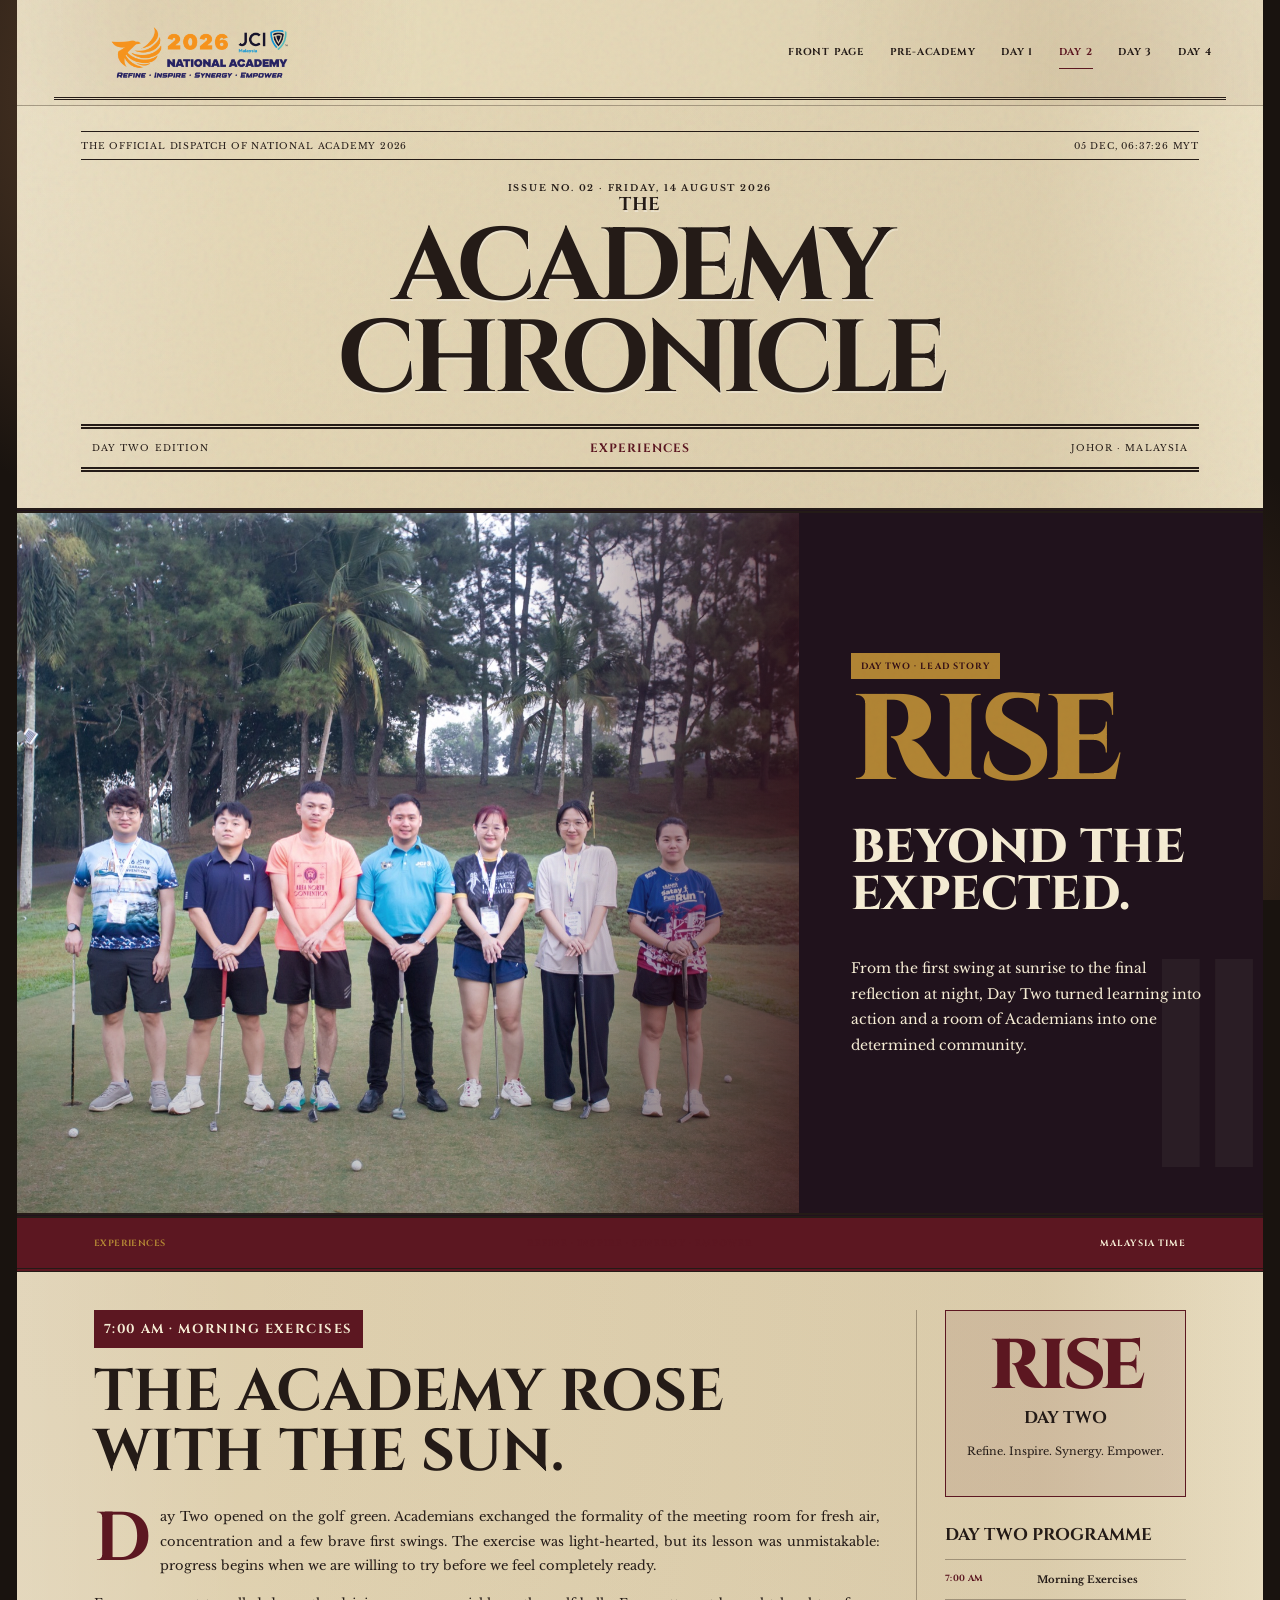
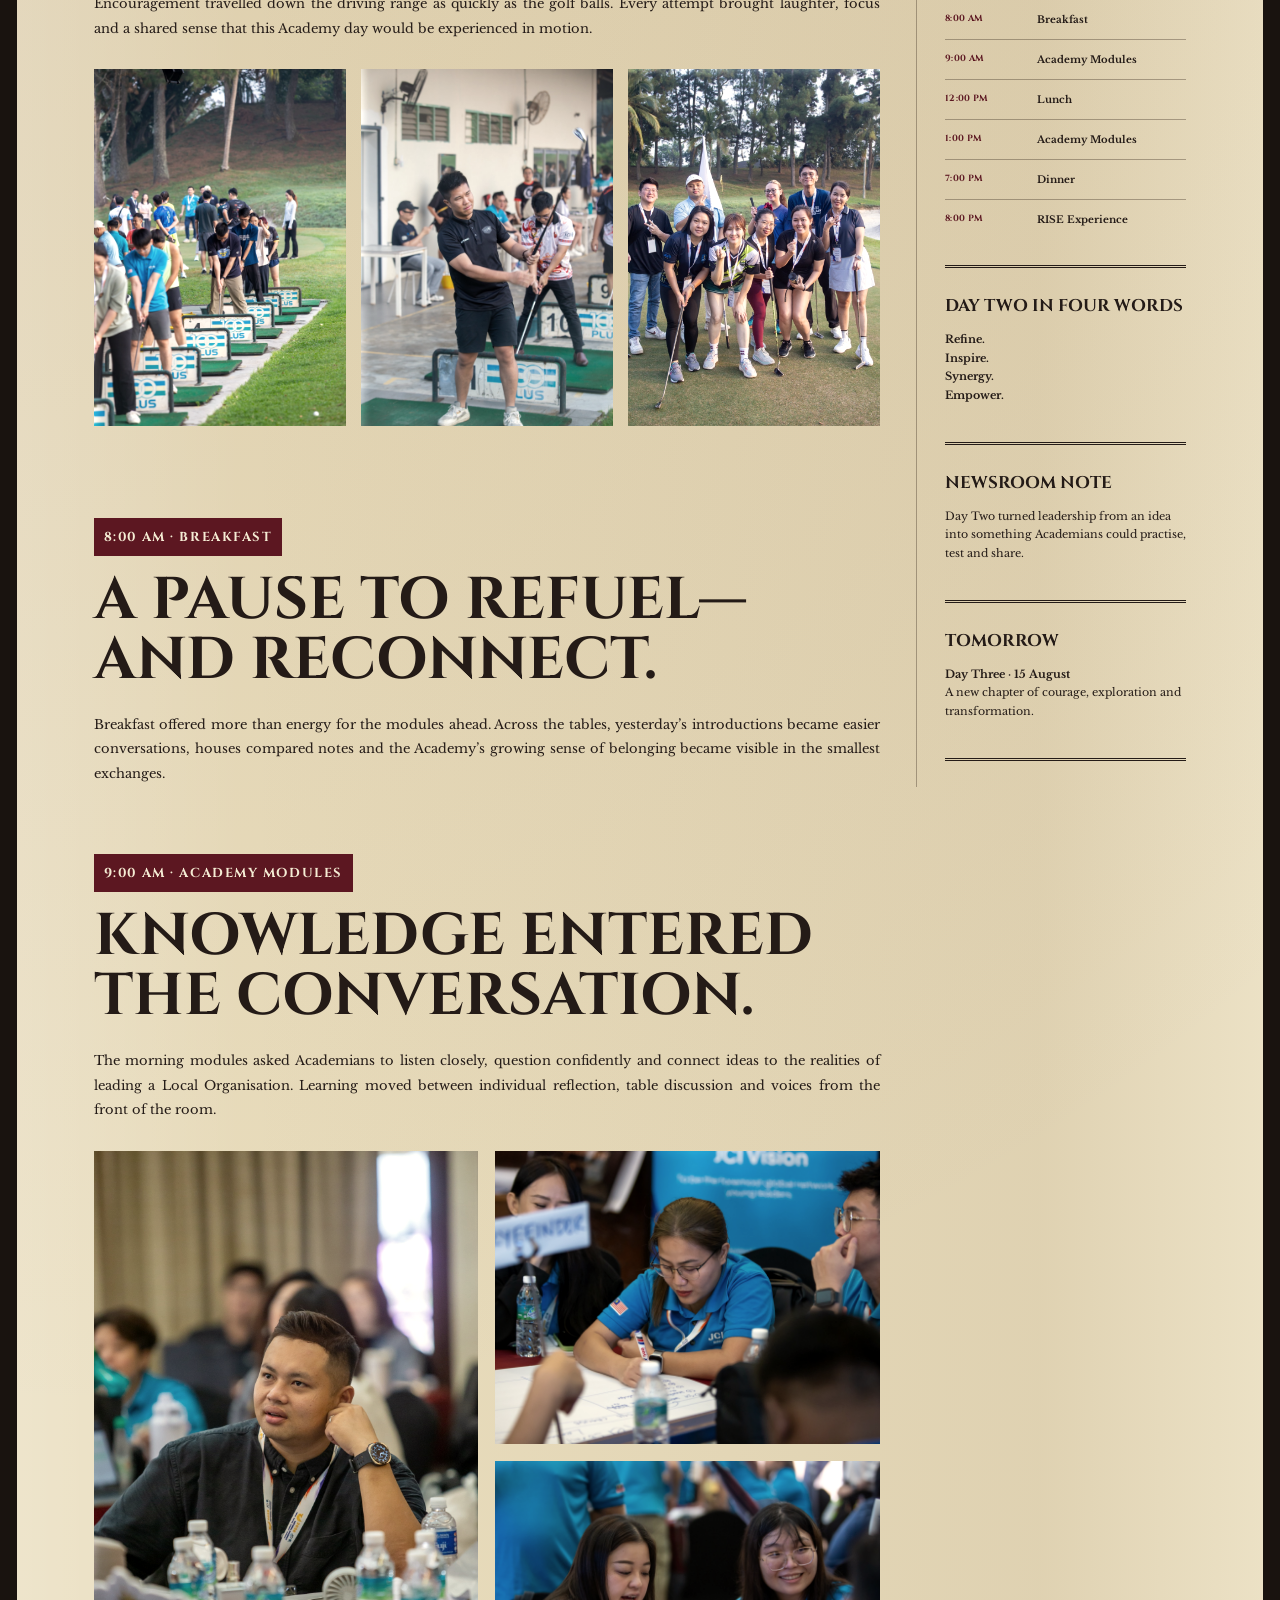
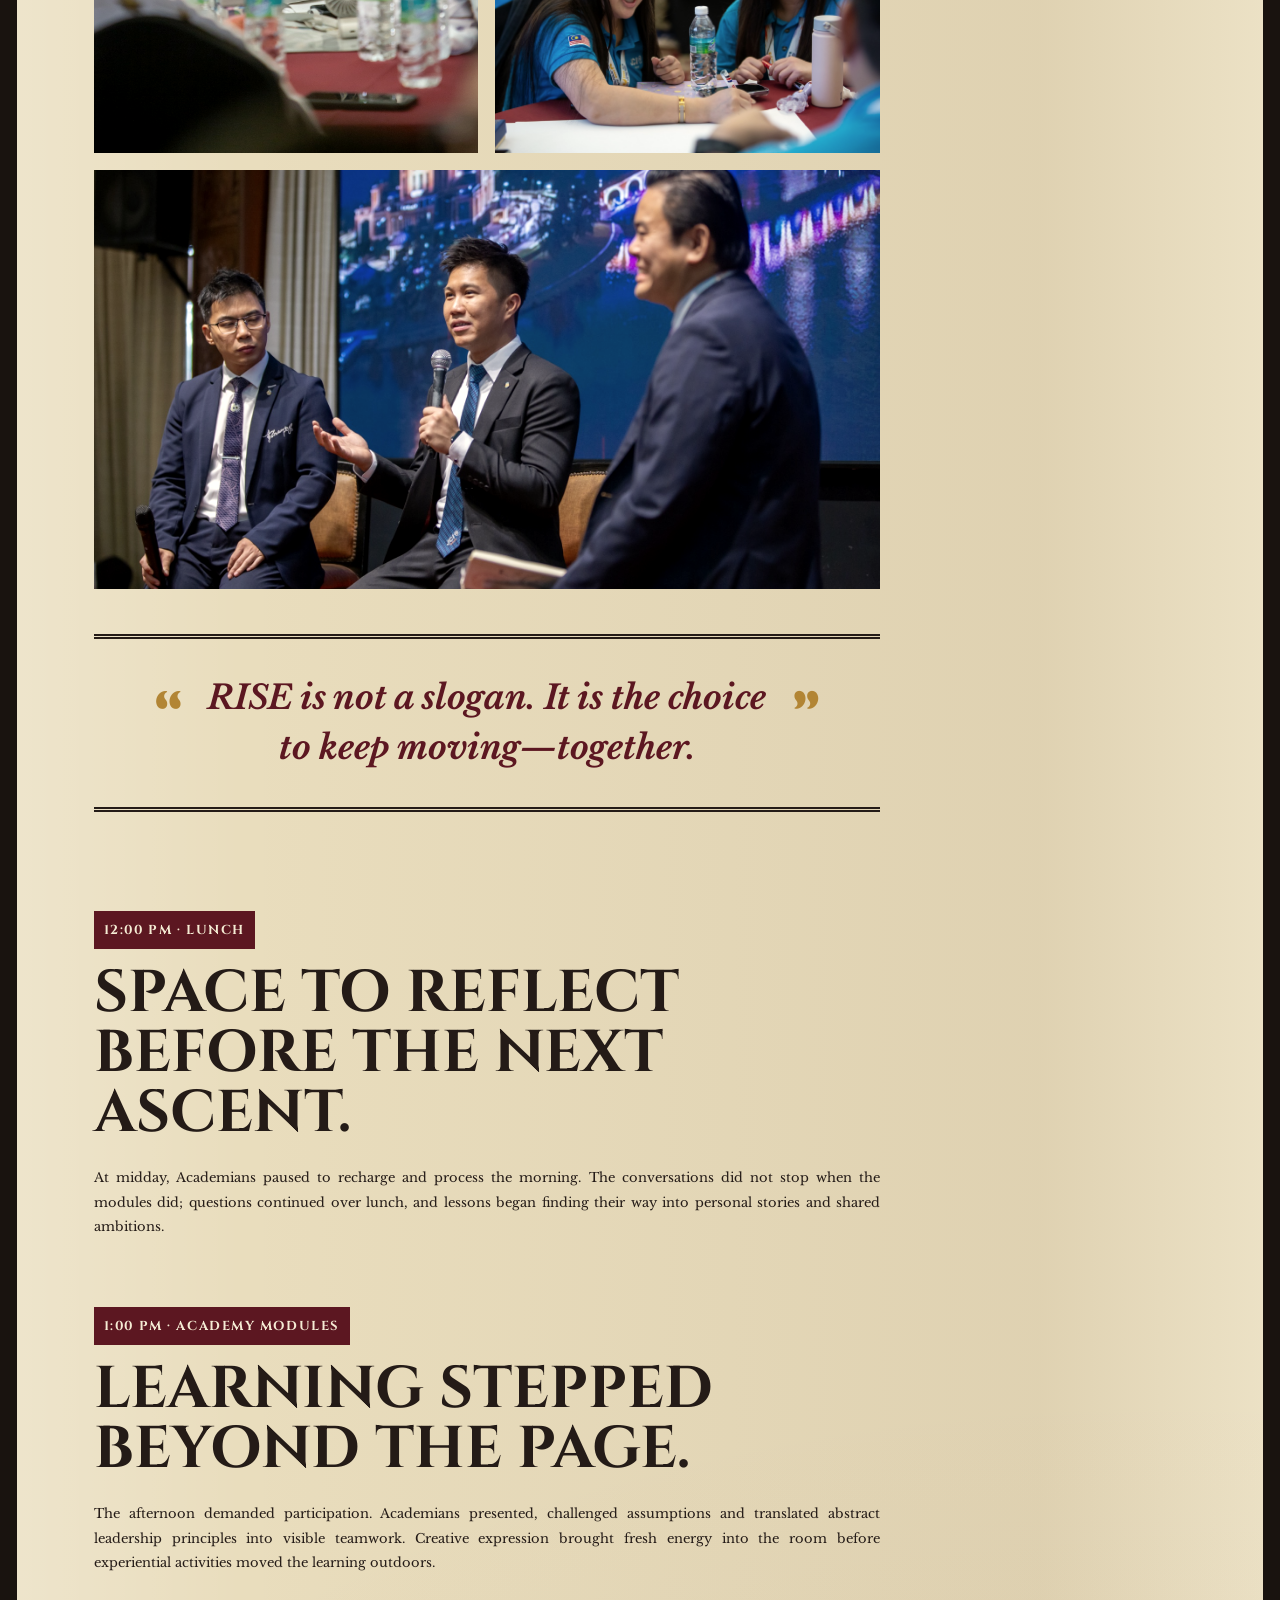
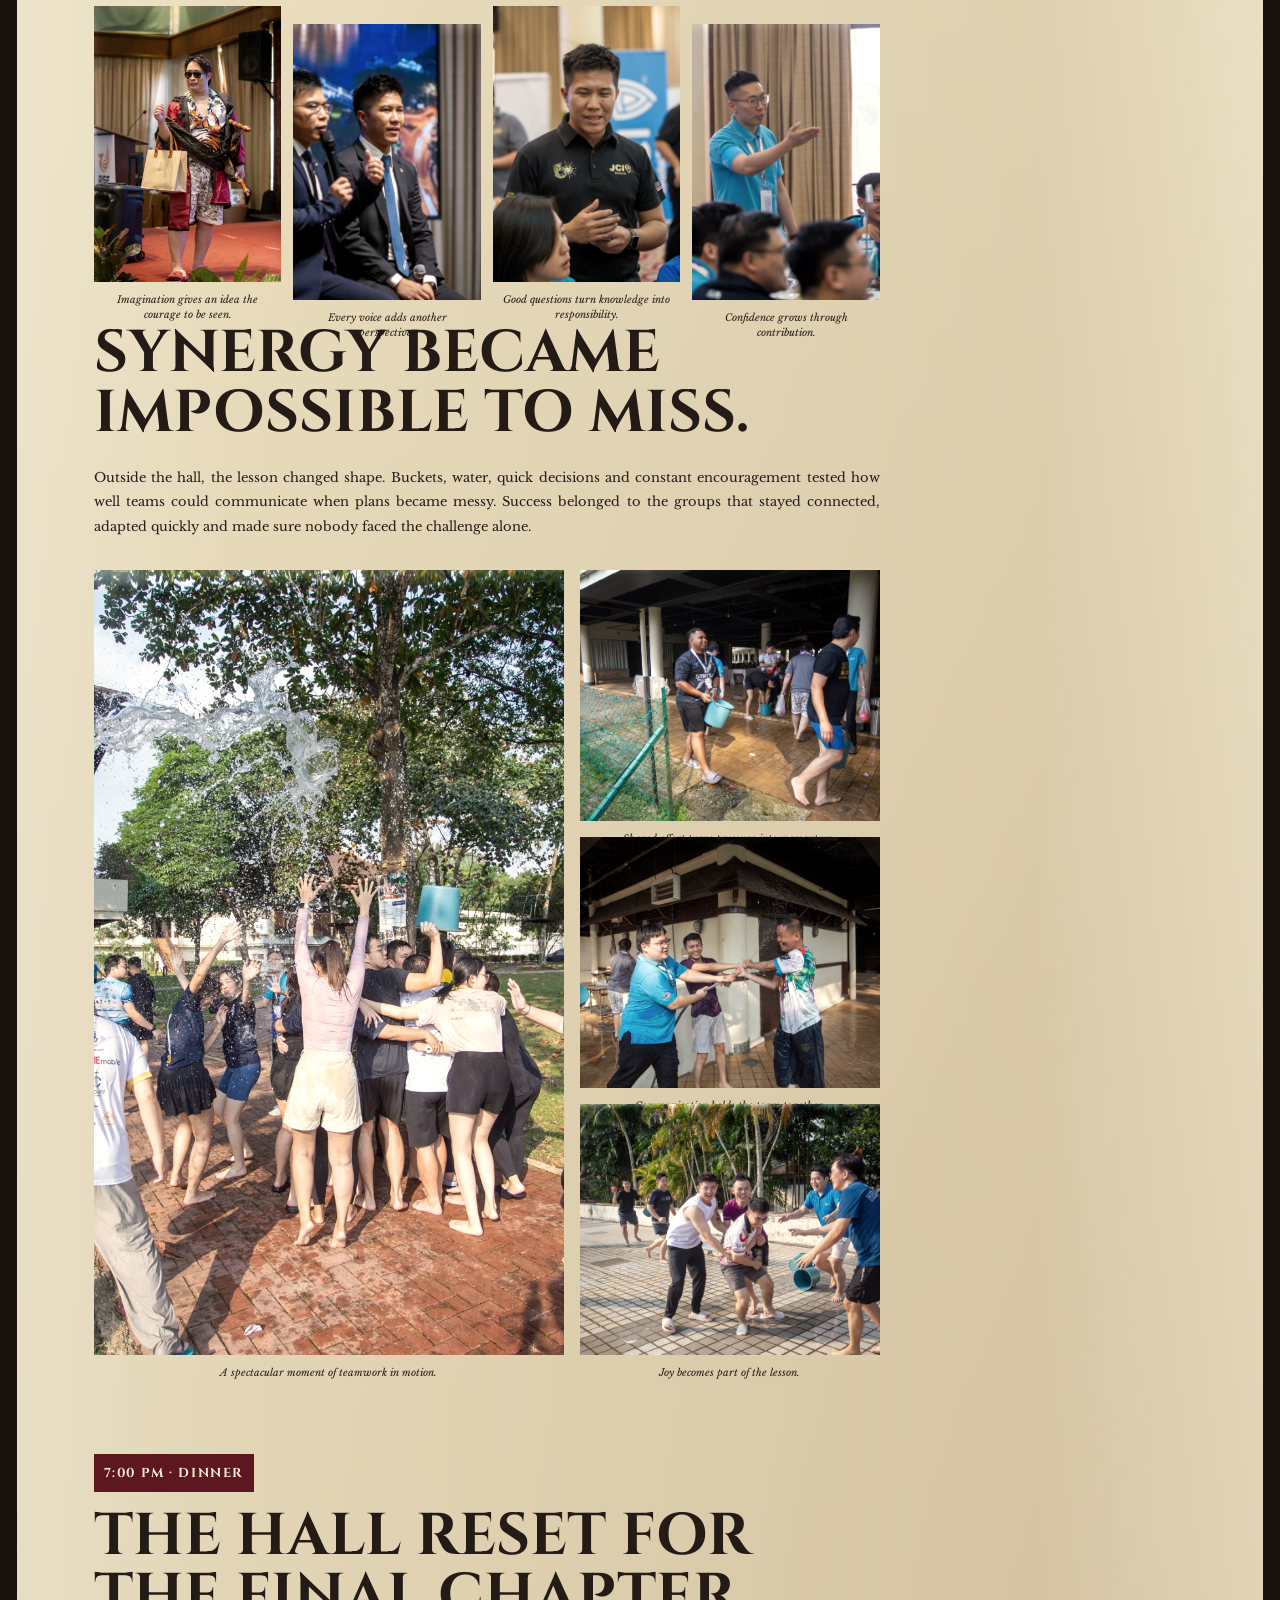
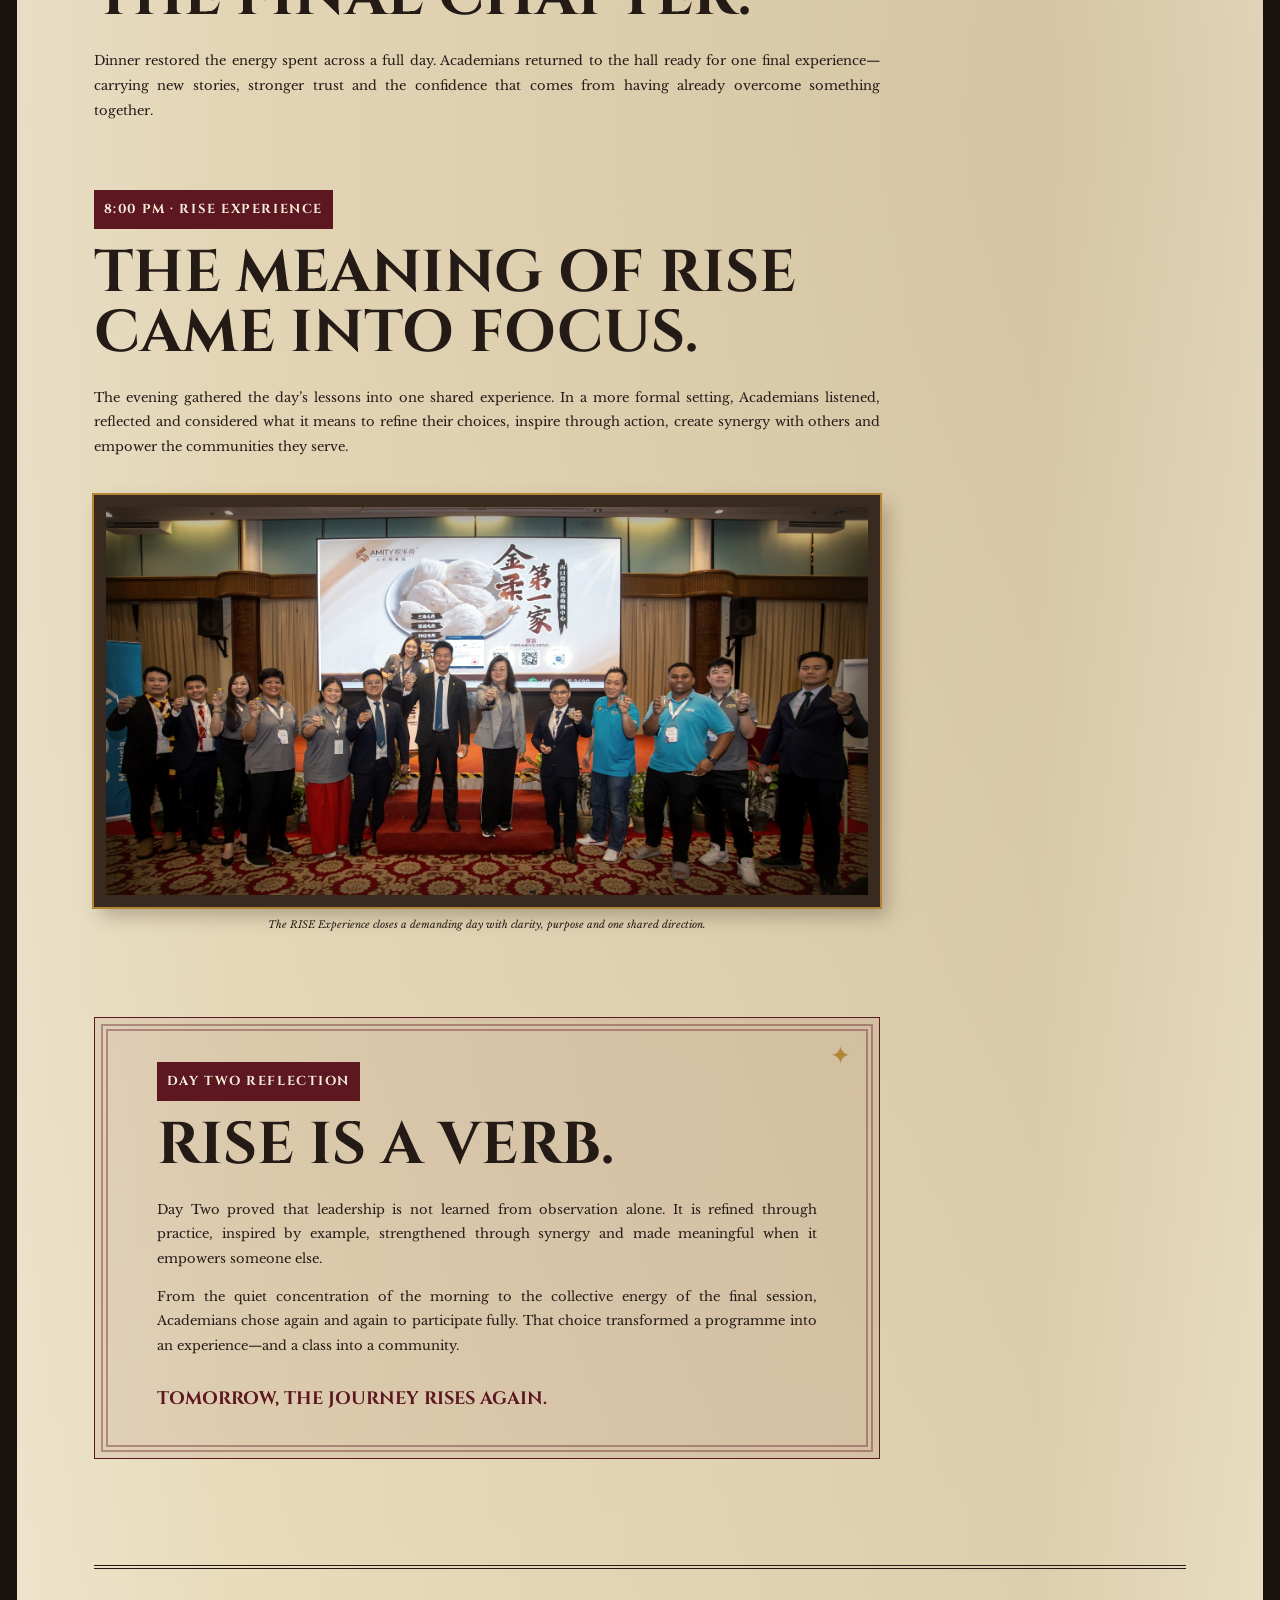
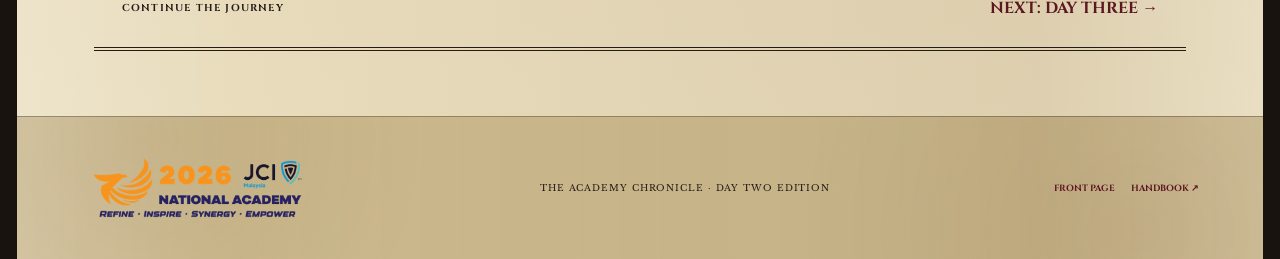
<file: day-2.html>
<!doctype html>
<html lang="en">
<head>
  <meta charset="utf-8">
  <meta name="viewport" content="width=device-width, initial-scale=1">
  <meta name="description" content="Day Two of JCI Malaysia National Academy 2026 — a full day of movement, learning, teamwork and the RISE Experience.">
  <title>Day Two · RISE | The Academy Chronicle</title>
  <link rel="preconnect" href="https://fonts.googleapis.com">
  <link rel="preconnect" href="https://fonts.gstatic.com" crossorigin>
  <link href="https://fonts.googleapis.com/css2?family=Cinzel:wght@500;600;700;800;900&amp;family=Libre+Baskerville:ital,wght@0,400;0,700;1,400&amp;display=swap" rel="stylesheet">
  <link rel="stylesheet" href="styles.css?v=4">
  <link rel="stylesheet" href="day-1.css?v=1">
  <link rel="stylesheet" href="day-2.css?v=3">
</head>
<body class="edition-page day-one-page day-two-magic-page">
  <div class="grain" aria-hidden="true"></div>
  <header class="paper-header">
    <a class="academy-brand" href="index.html"><img src="assets/na2026-lockup.png" alt="JCI Malaysia National Academy 2026"></a>
    <button class="menu-toggle" type="button" aria-expanded="false" aria-controls="siteNav">Editions</button>
    <nav id="siteNav" aria-label="E-News editions">
      <a href="index.html">Front Page</a><a href="pre-academy.html">Pre-Academy</a><a href="day-1.html">Day 1</a><a class="active" href="day-2.html" aria-current="page">Day 2</a><a href="day-3.html">Day 3</a><a href="day-4.html">Day 4</a>
    </nav>
  </header>

  <main>
    <section class="masthead">
      <div class="masthead-rule"><span>The Official Dispatch of National Academy 2026</span><time id="liveClock">Malaysia Time</time></div>
      <p class="edition-kicker">Issue No. 02 · Friday, 14 August 2026</p>
      <h1><span>The</span> Academy Chronicle</h1>
      <div class="masthead-meta"><span>Day Two Edition</span><b>Experiences</b><span>Johor · Malaysia</span></div>
    </section>

    <section class="day1-hero day2-hero" aria-labelledby="day2-title">
      <div class="day1-hero-photo"><img src="assets/day-2/IMG_4814.jpg" alt="Academians gathering on the golf green at the start of Day Two" fetchpriority="high"></div>
      <div class="day1-hero-copy">
        <p class="story-label">Day Two · Lead Story</p>
        <p class="hero-number">RISE</p>
        <h1 id="day2-title">Beyond the Expected.</h1>
        <p>From the first swing at sunrise to the final reflection at night, Day Two turned learning into action and a room of Academians into one determined community.</p>
      </div>
    </section>

    <section class="welcome-banner rise-banner day-header-bar" aria-label="Day Two theme">
      <strong>Experiences</strong>
      <span>Refine · Inspire · Synergy · Empower</span>
      <time>Malaysia Time</time>
    </section>

    <div class="article-layout">
      <article class="news-story day1-story">
        <p class="story-label">7:00 AM · Morning Exercises</p>
        <h2>The Academy rose with the sun.</h2>
        <p class="dropcap">Day Two opened on the golf green. Academians exchanged the formality of the meeting room for fresh air, concentration and a few brave first swings. The exercise was light-hearted, but its lesson was unmistakable: progress begins when we are willing to try before we feel completely ready.</p>
        <p>Encouragement travelled down the driving range as quickly as the golf balls. Every attempt brought laughter, focus and a shared sense that this Academy day would be experienced in motion.</p>

        <div class="arrival-triptych day2-morning-grid">
          <figure><img src="assets/day-2/IMG_4825.jpg" alt="Academians lining up at the driving range" loading="lazy"><figcaption>A new day begins with focus, curiosity and movement.</figcaption></figure>
          <figure><img src="assets/day-2/IMG_4820.jpg" alt="An Academian practising a golf swing" loading="lazy"><figcaption>Every confident swing begins with the courage to try.</figcaption></figure>
          <figure><img src="assets/day-2/IMG_4845.jpg" alt="Academians posing together on the golf green" loading="lazy"><figcaption>Morning energy, shared as one Academy family.</figcaption></figure>
        </div>

        <p class="story-label">8:00 AM · Breakfast</p>
        <h2>A pause to refuel—and reconnect.</h2>
        <p>Breakfast offered more than energy for the modules ahead. Across the tables, yesterday’s introductions became easier conversations, houses compared notes and the Academy’s growing sense of belonging became visible in the smallest exchanges.</p>

        <p class="story-label">9:00 AM · Academy Modules</p>
        <h2>Knowledge entered the conversation.</h2>
        <p>The morning modules asked Academians to listen closely, question confidently and connect ideas to the realities of leading a Local Organisation. Learning moved between individual reflection, table discussion and voices from the front of the room.</p>

        <div class="learning-grid day2-learning-grid">
          <figure class="tall"><img src="assets/day-2/IMG_4878.jpg" alt="An Academian listening attentively during a module" loading="lazy"><figcaption>Leadership begins with the discipline to listen.</figcaption></figure>
          <figure><img src="assets/day-2/IMG_4943.jpg" alt="Academians developing ideas together at their table" loading="lazy"><figcaption>Ideas become clearer when they are worked through together.</figcaption></figure>
          <figure><img src="assets/day-2/IMG_4944.jpg" alt="Academians smiling during a group discussion" loading="lazy"><figcaption>Connection makes room for honest participation.</figcaption></figure>
          <figure class="wide"><img src="assets/day-2/IMG_5012.jpg" alt="A leadership panel sharing with Academians" loading="lazy"><figcaption>Experience, perspective and purpose meet on one stage.</figcaption></figure>
        </div>

        <blockquote class="day1-pullquote"><span>“</span><p>RISE is not a slogan. It is the choice to keep moving—together.</p><span>”</span></blockquote>

        <p class="story-label">12:00 PM · Lunch</p>
        <h2>Space to reflect before the next ascent.</h2>
        <p>At midday, Academians paused to recharge and process the morning. The conversations did not stop when the modules did; questions continued over lunch, and lessons began finding their way into personal stories and shared ambitions.</p>

        <p class="story-label">1:00 PM · Academy Modules</p>
        <h2>Learning stepped beyond the page.</h2>
        <p>The afternoon demanded participation. Academians presented, challenged assumptions and translated abstract leadership principles into visible teamwork. Creative expression brought fresh energy into the room before experiential activities moved the learning outdoors.</p>

        <div class="magic-gallery day2-module-gallery">
          <figure><img src="assets/day-2/IMG_4980.jpg" alt="A creative presentation during an Academy module" loading="lazy"><figcaption>Imagination gives an idea the courage to be seen.</figcaption></figure>
          <figure><img src="assets/day-2/IMG_5019.jpg" alt="A speaker contributing during a leadership panel" loading="lazy"><figcaption>Every voice adds another perspective.</figcaption></figure>
          <figure><img src="assets/day-2/IMG_5121.jpg" alt="A facilitator engaging Academians during a module" loading="lazy"><figcaption>Good questions turn knowledge into responsibility.</figcaption></figure>
          <figure><img src="assets/day-2/IMG_5143.jpg" alt="An Academian sharing an answer with the room" loading="lazy"><figcaption>Confidence grows through contribution.</figcaption></figure>
        </div>

        <h2>Synergy became impossible to miss.</h2>
        <p>Outside the hall, the lesson changed shape. Buckets, water, quick decisions and constant encouragement tested how well teams could communicate when plans became messy. Success belonged to the groups that stayed connected, adapted quickly and made sure nobody faced the challenge alone.</p>

        <div class="night-grid day2-rise-grid">
          <figure class="night-lead"><img src="assets/day-2/IMG_5431.jpg" alt="Water flying over Academians during an outdoor team challenge" loading="lazy"><figcaption>A spectacular moment of teamwork in motion.</figcaption></figure>
          <figure><img src="assets/day-2/IMG_5323.jpg" alt="Academians carrying buckets during a team activity" loading="lazy"><figcaption>Shared effort turns pressure into momentum.</figcaption></figure>
          <figure><img src="assets/day-2/IMG_5371.jpg" alt="Academians working together with a water hose" loading="lazy"><figcaption>Communication holds the team together.</figcaption></figure>
          <figure><img src="assets/day-2/IMG_5403.jpg" alt="Academians laughing together during an outdoor challenge" loading="lazy"><figcaption>Joy becomes part of the lesson.</figcaption></figure>
        </div>

        <p class="story-label">7:00 PM · Dinner</p>
        <h2>The hall reset for the final chapter.</h2>
        <p>Dinner restored the energy spent across a full day. Academians returned to the hall ready for one final experience—carrying new stories, stronger trust and the confidence that comes from having already overcome something together.</p>

        <p class="story-label">8:00 PM · RISE Experience</p>
        <h2>The meaning of RISE came into focus.</h2>
        <p>The evening gathered the day’s lessons into one shared experience. In a more formal setting, Academians listened, reflected and considered what it means to refine their choices, inspire through action, create synergy with others and empower the communities they serve.</p>
        <figure class="moving-portrait feature-wide day2-evening-photo"><div class="portrait-window"><img src="assets/day-2/IMG_5509.jpg" alt="Academians gathered in business attire for the evening RISE Experience" loading="lazy"></div><figcaption>The RISE Experience closes a demanding day with clarity, purpose and one shared direction.</figcaption></figure>

        <section class="day1-reflection" aria-labelledby="reflection-title">
          <p class="story-label">Day Two Reflection</p>
          <h2 id="reflection-title">Rise is a verb.</h2>
          <p>Day Two proved that leadership is not learned from observation alone. It is refined through practice, inspired by example, strengthened through synergy and made meaningful when it empowers someone else.</p>
          <p>From the quiet concentration of the morning to the collective energy of the final session, Academians chose again and again to participate fully. That choice transformed a programme into an experience—and a class into a community.</p>
          <strong>Tomorrow, the journey rises again.</strong>
        </section>
      </article>

      <aside class="news-sidebar day1-sidebar" aria-labelledby="day-two-programme-title">
        <section class="number-box rise-box"><strong>RISE</strong><h3>Day Two</h3><p>Refine. Inspire. Synergy. Empower.</p></section>
        <section class="day1-program"><h3 id="day-two-programme-title">Day Two Programme</h3><ol>
          <li><time>7:00 AM</time><span>Morning Exercises</span></li>
          <li><time>8:00 AM</time><span>Breakfast</span></li>
          <li><time>9:00 AM</time><span>Academy Modules</span></li>
          <li><time>12:00 PM</time><span>Lunch</span></li>
          <li><time>1:00 PM</time><span>Academy Modules</span></li>
          <li><time>7:00 PM</time><span>Dinner</span></li>
          <li><time>8:00 PM</time><span>RISE Experience</span></li>
        </ol></section>
        <section><h3>Day Two in Four Words</h3><p><b>Refine.</b><br><b>Inspire.</b><br><b>Synergy.</b><br><b>Empower.</b></p></section>
        <section><h3>Newsroom Note</h3><p>Day Two turned leadership from an idea into something Academians could practise, test and share.</p></section>
        <section><h3>Tomorrow</h3><p><b>Day Three · 15 August</b><br>A new chapter of courage, exploration and transformation.</p></section>
      </aside>
    </div>

    <div class="next-edition"><span>Continue the journey</span><a href="day-3.html">Next: Day Three →</a></div>
  </main>
  <footer class="paper-footer"><img src="assets/na2026-lockup.png" alt="RISE 2026 National Academy"><p>THE ACADEMY CHRONICLE · DAY TWO EDITION</p><div><a href="index.html">Front Page</a><a href="https://jcimnationalacademy2026.jciskudaibaru.org.my/" target="_blank" rel="noopener noreferrer">Handbook ↗</a></div></footer>
  <script src="script.js?v=3"></script>
</body>
</html>
</file>
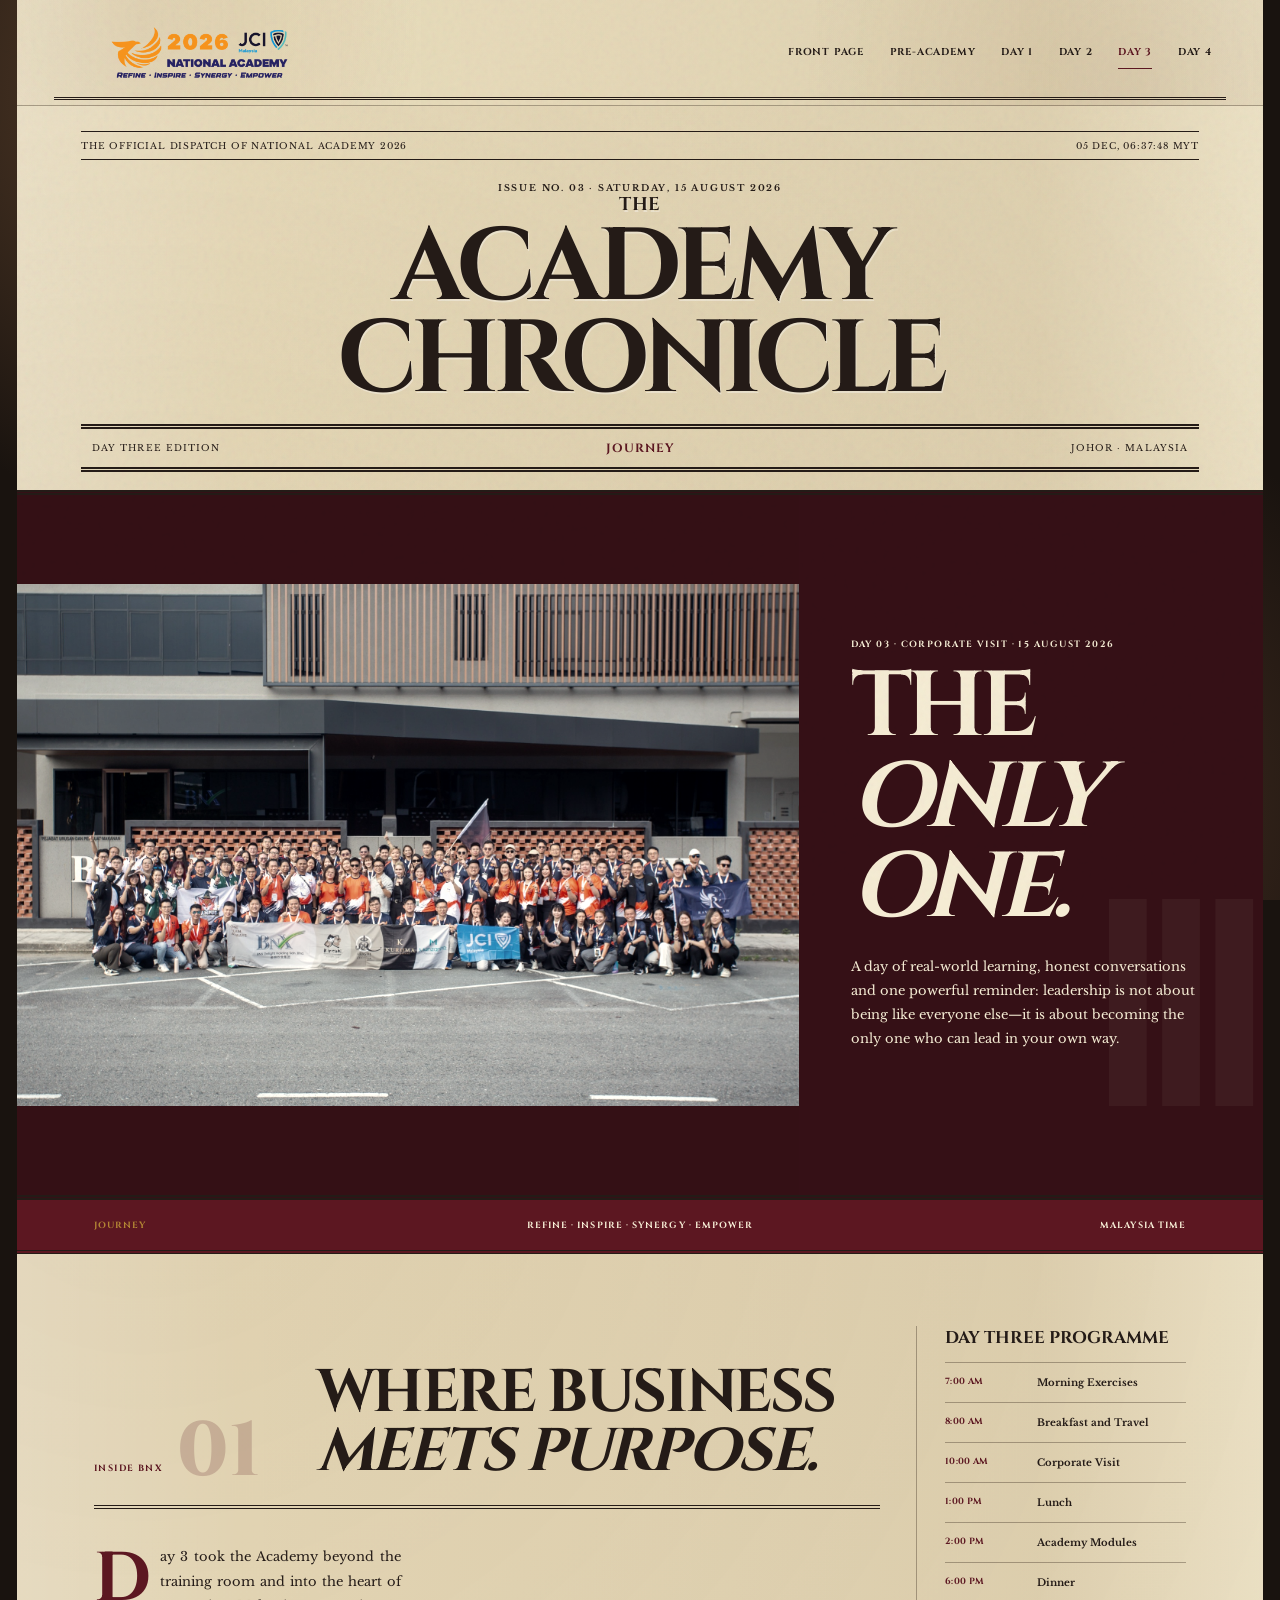
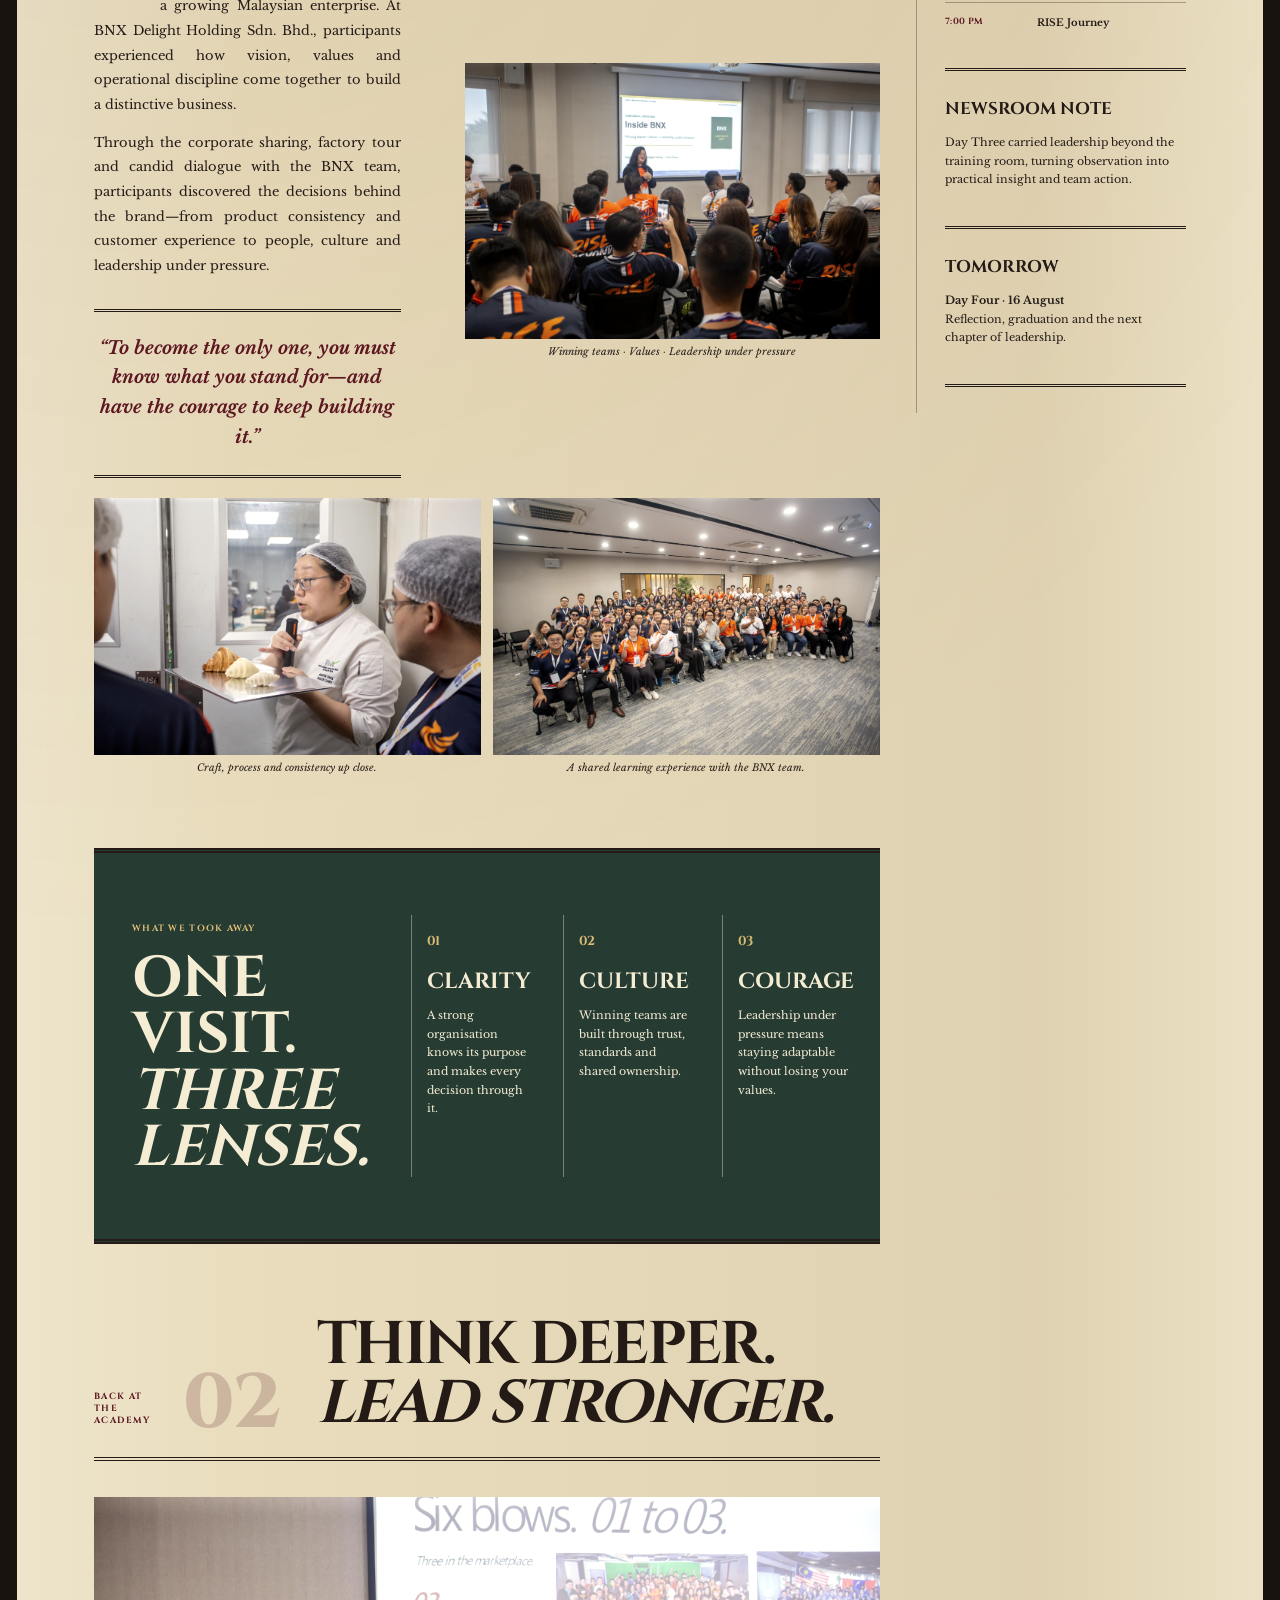
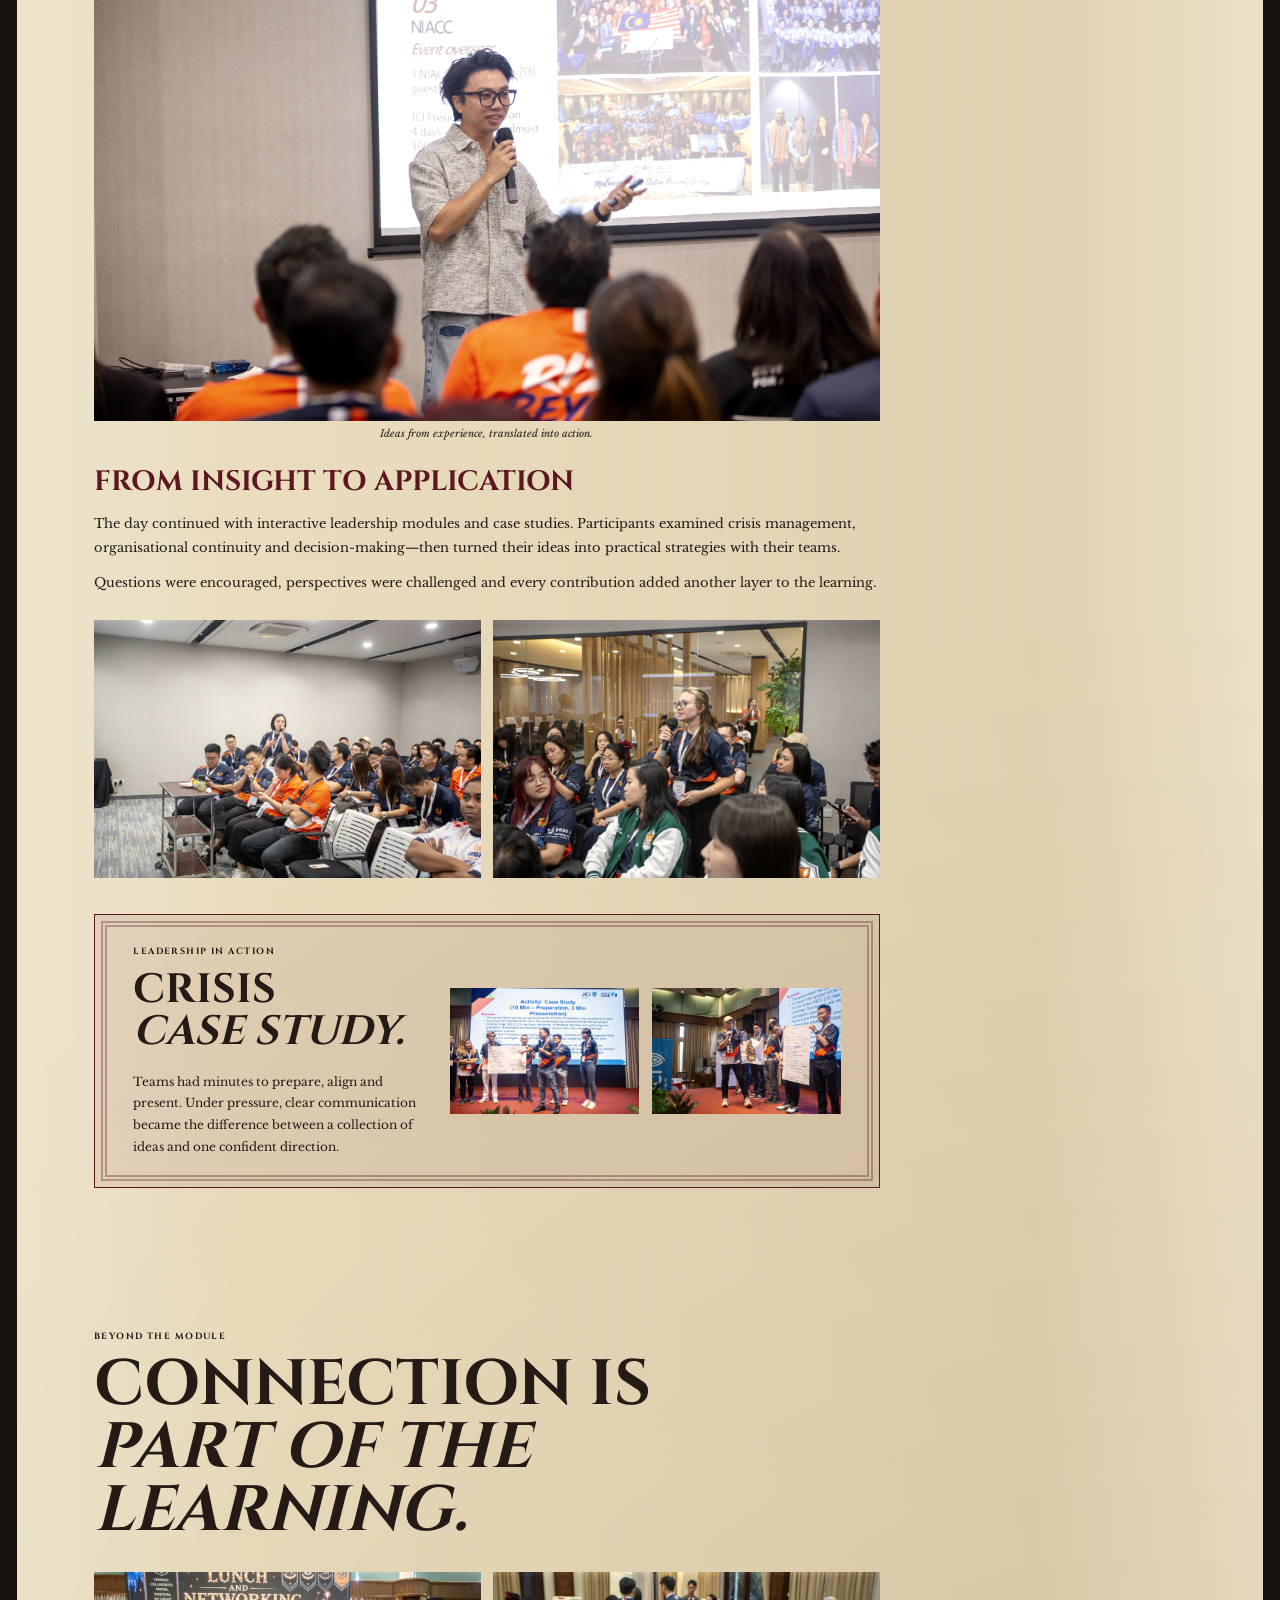
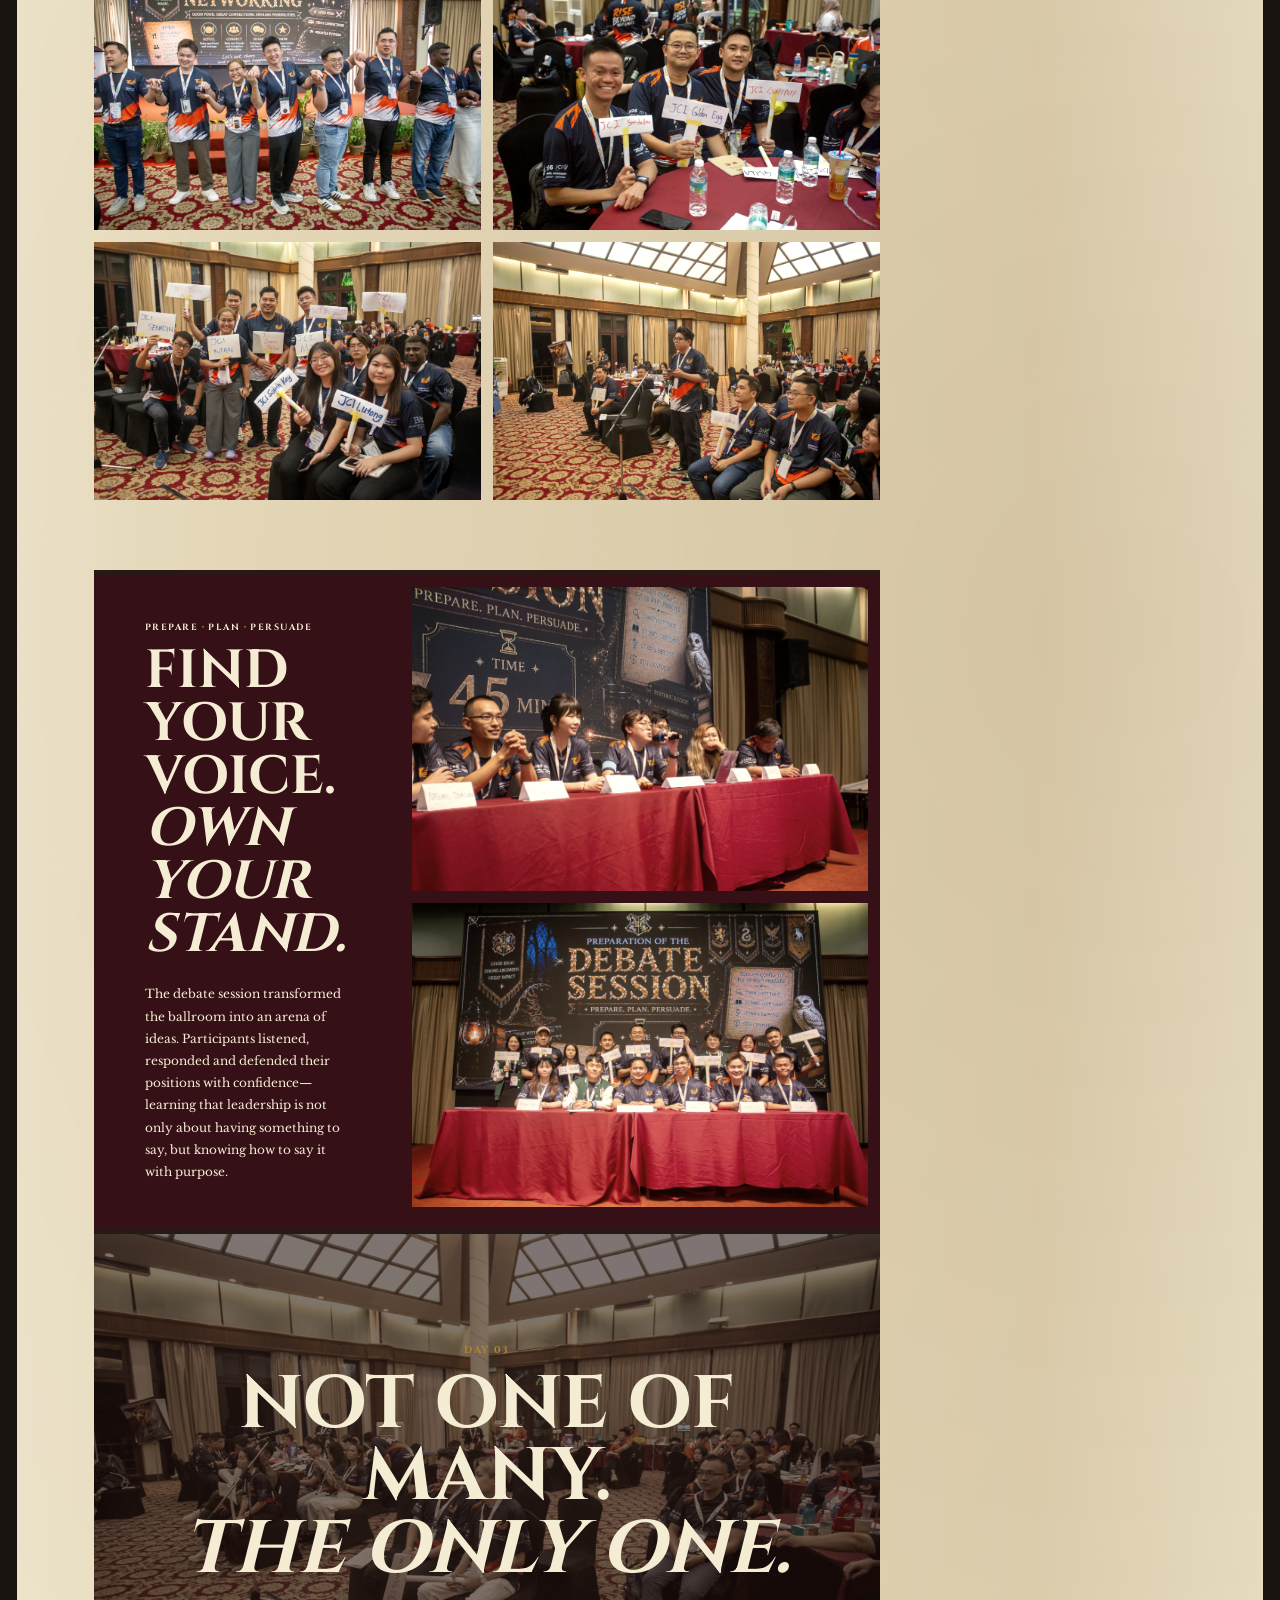
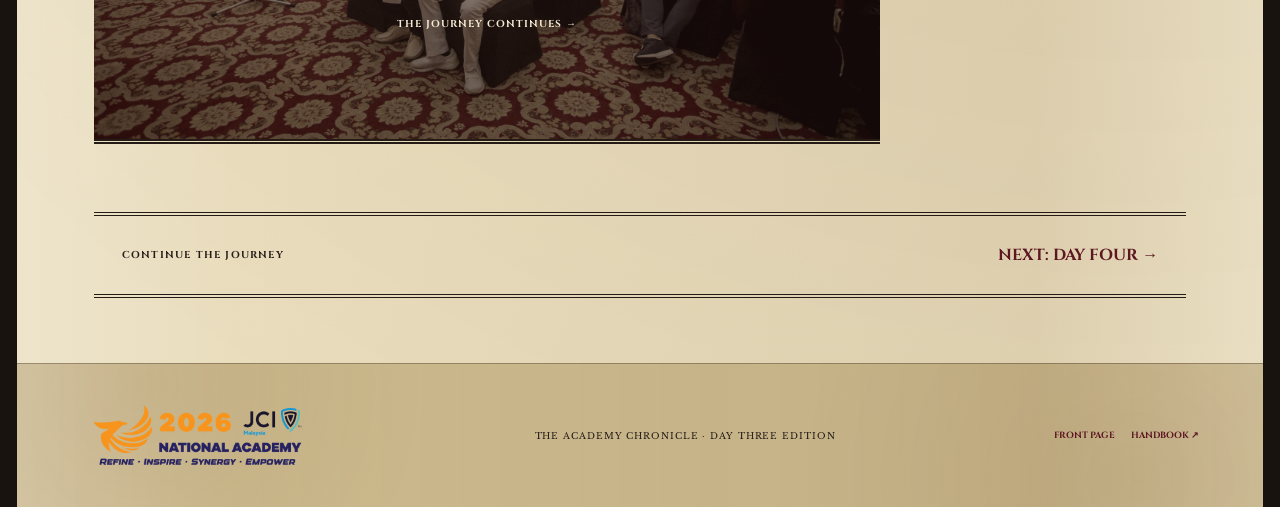
<file: day-3.html>
<!doctype html>
<html lang="en">
<head>
  <meta charset="utf-8">
  <meta name="viewport" content="width=device-width, initial-scale=1">
  <meta name="description" content="The Only One — Day 3 of the 2026 JCI Malaysia National Academy, featuring the BNX Delight Holding corporate visit.">
  <title>The Only One | 2026 JCI Malaysia National Academy</title>
  <link rel="preconnect" href="https://fonts.googleapis.com">
  <link rel="preconnect" href="https://fonts.gstatic.com" crossorigin>
  <link href="https://fonts.googleapis.com/css2?family=Cinzel:wght@500;600;700;800;900&family=Libre+Baskerville:ital,wght@0,400;0,700;1,400&display=swap" rel="stylesheet">
  <link rel="stylesheet" href="styles.css?v=4">
  <link rel="stylesheet" href="day-3.css?v=1">
</head>
<body class="edition-page day-three-page">
  <div class="grain" aria-hidden="true"></div>
  <header class="paper-header">
    <a class="academy-brand" href="index.html"><img src="assets/na2026-lockup.png" alt="JCI Malaysia National Academy 2026"></a>
    <button class="menu-toggle" type="button" aria-expanded="false" aria-controls="siteNav">Editions</button>
    <nav id="siteNav" aria-label="E-News editions">
      <a href="index.html">Front Page</a><a href="pre-academy.html">Pre-Academy</a><a href="day-1.html">Day 1</a><a href="day-2.html">Day 2</a><a class="active" href="day-3.html">Day 3</a><a href="day-4.html">Day 4</a>
    </nav>
  </header>

  <main id="top">
    <section class="masthead">
      <div class="masthead-rule"><span>The Official Dispatch of National Academy 2026</span><time id="liveClock">Malaysia Time</time></div>
      <p class="edition-kicker">Issue No. 03 · Saturday, 15 August 2026</p>
      <h1><span>The</span> Academy Chronicle</h1>
      <div class="masthead-meta"><span>Day Three Edition</span><b>Journey</b><span>Johor · Malaysia</span></div>
    </section>
    <section class="hero">
      <img class="hero-image" src="assets/day-3/IMG_5735.jpg" alt="National Academy participants at BNX Delight Holding">
      <div class="hero-shade"></div>
      <div class="hero-copy">
        <p class="eyebrow">Day 03 · Corporate Visit · 15 August 2026</p>
        <h1>The<br><em>Only One.</em></h1>
        <p class="dek">A day of real-world learning, honest conversations and one powerful reminder: leadership is not about being like everyone else—it is about becoming the only one who can lead in your own way.</p>
      </div>
      <div class="issue-stamp"><small>NA E-NEWS</small><strong>03</strong><span>Live from Johor</span></div>
      <a class="scroll-cue" href="#visit">Read the story ↓</a>
    </section>

    <section class="live-strip day-header-bar" aria-label="Day Three theme"><strong>Journey</strong><span>Refine · Inspire · Synergy · Empower</span><time>Malaysia Time</time></section>
    <div class="article-layout day3-article-layout">
      <article class="day3-story">

    <section class="story" id="visit">
      <header class="section-heading">
        <div><p class="eyebrow blue">Inside BNX</p><span class="section-no">01</span></div>
        <h2>Where business<br><em>meets purpose.</em></h2>
      </header>
      <div class="intro-grid">
        <div class="intro-copy">
          <p class="dropcap">Day 3 took the Academy beyond the training room and into the heart of a growing Malaysian enterprise. At BNX Delight Holding Sdn. Bhd., participants experienced how vision, values and operational discipline come together to build a distinctive business.</p>
          <p>Through the corporate sharing, factory tour and candid dialogue with the BNX team, participants discovered the decisions behind the brand—from product consistency and customer experience to people, culture and leadership under pressure.</p>
          <blockquote>“To become the only one, you must know what you stand for—and have the courage to keep building it.”</blockquote>
        </div>
        <figure class="feature-photo"><img src="assets/day-3/IMG_5754.jpg" alt="Inside BNX corporate sharing"><figcaption>Winning teams · Values · Leadership under pressure</figcaption></figure>
      </div>
      <div class="photo-pair">
        <figure><img src="assets/day-3/IMG_5811.jpg" alt="BNX production demonstration"><figcaption>Craft, process and consistency up close.</figcaption></figure>
        <figure><img src="assets/day-3/IMG_5943.jpg" alt="Group photo inside BNX"><figcaption>A shared learning experience with the BNX team.</figcaption></figure>
      </div>
    </section>

    <section class="insight-band">
      <div class="insight-title"><span>What we took away</span><h2>One visit.<br><em>Three lenses.</em></h2></div>
      <div class="insight-grid">
        <article><b>01</b><h3>Clarity</h3><p>A strong organisation knows its purpose and makes every decision through it.</p></article>
        <article><b>02</b><h3>Culture</h3><p>Winning teams are built through trust, standards and shared ownership.</p></article>
        <article><b>03</b><h3>Courage</h3><p>Leadership under pressure means staying adaptable without losing your values.</p></article>
      </div>
    </section>

    <section class="story learning" id="learning">
      <header class="section-heading reverse">
        <div><p class="eyebrow blue">Back at the Academy</p><span class="section-no">02</span></div>
        <h2>Think deeper.<br><em>Lead stronger.</em></h2>
      </header>
      <div class="editorial-grid">
        <figure class="wide"><img src="assets/day-3/IMG_5893.jpg" alt="Leadership sharing session"><figcaption>Ideas from experience, translated into action.</figcaption></figure>
        <div class="editorial-copy"><h3>From insight to application</h3><p>The day continued with interactive leadership modules and case studies. Participants examined crisis management, organisational continuity and decision-making—then turned their ideas into practical strategies with their teams.</p><p>Questions were encouraged, perspectives were challenged and every contribution added another layer to the learning.</p></div>
        <figure><img src="assets/day-3/IMG_5920.jpg" alt="Participant asking a question"></figure>
        <figure><img src="assets/day-3/IMG_5927.jpg" alt="Participant engaging in discussion"></figure>
      </div>
      <div class="case-study">
        <div><p class="eyebrow">Leadership in action</p><h2>Crisis<br><em>Case Study.</em></h2><p>Teams had minutes to prepare, align and present. Under pressure, clear communication became the difference between a collection of ideas and one confident direction.</p></div>
        <div class="case-gallery"><img src="assets/day-3/IMG_5987.jpg" alt="Case study presentation"><img src="assets/day-3/IMG_6017.jpg" alt="Team presenting a crisis plan"></div>
      </div>
    </section>

    <section class="moments" id="moments">
      <div class="moments-head"><p class="eyebrow">Beyond the module</p><h2>Connection is<br><em>part of the learning.</em></h2></div>
      <div class="masonry">
        <figure class="tall"><img src="assets/day-3/IMG_5965.jpg" alt="Participants connecting during lunch"></figure>
        <figure><img src="assets/day-3/IMG_6031.jpg" alt="Participants with creative team signs"></figure>
        <figure><img src="assets/day-3/IMG_6073.jpg" alt="Academy teams together"></figure>
        <figure class="wide"><img src="assets/day-3/IMG_6107.jpg" alt="Participant speaking during a session"></figure>
      </div>
    </section>

    <section class="debate">
      <div class="debate-copy"><p class="eyebrow">Prepare · Plan · Persuade</p><h2>Find your voice.<br><em>Own your stand.</em></h2><p>The debate session transformed the ballroom into an arena of ideas. Participants listened, responded and defended their positions with confidence—learning that leadership is not only about having something to say, but knowing how to say it with purpose.</p></div>
      <div class="debate-images"><img src="assets/day-3/IMG_6098.jpg" alt="Academy debate panel"><img src="assets/day-3/IMG_6142.jpg" alt="Debate session group photo"></div>
    </section>

    <section class="closing-image"><img src="assets/day-3/IMG_6052.jpg" alt="National Academy participants during Day 3"><div><p>Day 03</p><h2>Not one of many.<br><em>The only one.</em></h2><span>The journey continues →</span></div></section>
      </article>
      <aside class="news-sidebar day3-sidebar" aria-labelledby="day-three-programme-title">
        <section class="day1-program"><h3 id="day-three-programme-title">Day Three Programme</h3><ol><li><time>7:00 AM</time><span>Morning Exercises</span></li><li><time>8:00 AM</time><span>Breakfast and Travel</span></li><li><time>10:00 AM</time><span>Corporate Visit</span></li><li><time>1:00 PM</time><span>Lunch</span></li><li><time>2:00 PM</time><span>Academy Modules</span></li><li><time>6:00 PM</time><span>Dinner</span></li><li><time>7:00 PM</time><span>RISE Journey</span></li></ol></section>
        <section><h3>Newsroom Note</h3><p>Day Three carried leadership beyond the training room, turning observation into practical insight and team action.</p></section>
        <section><h3>Tomorrow</h3><p><b>Day Four · 16 August</b><br>Reflection, graduation and the next chapter of leadership.</p></section>
      </aside>
    </div>
    <div class="next-edition"><span>Continue the journey</span><a href="day-4.html">Next: Day Four →</a></div>
  </main>

  <footer class="paper-footer"><img src="assets/na2026-lockup.png" alt="RISE 2026 National Academy"><p>THE ACADEMY CHRONICLE · DAY THREE EDITION</p><div><a href="index.html">Front Page</a><a href="https://jcimnationalacademy2026.jciskudaibaru.org.my/" target="_blank" rel="noopener noreferrer">Handbook ↗</a></div></footer>
  <script src="script.js"></script>
</body>
</html>
</file>
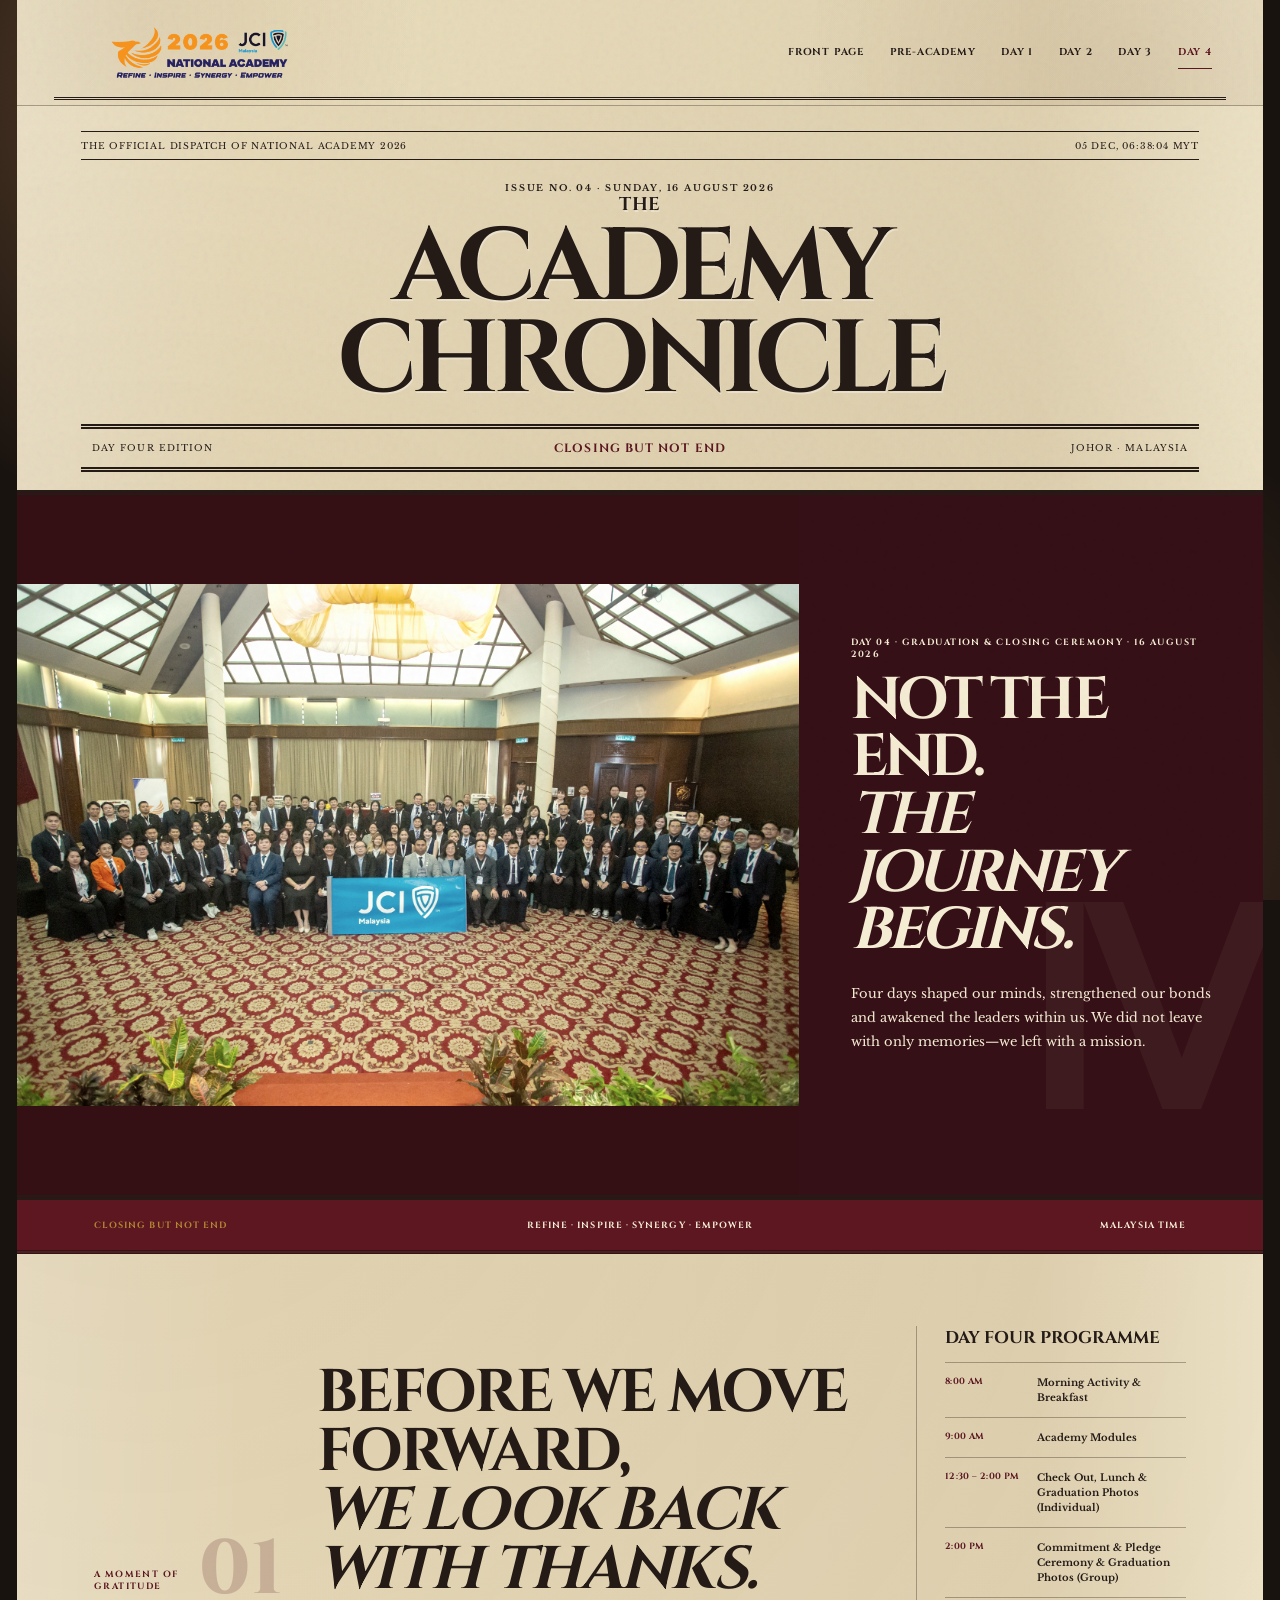
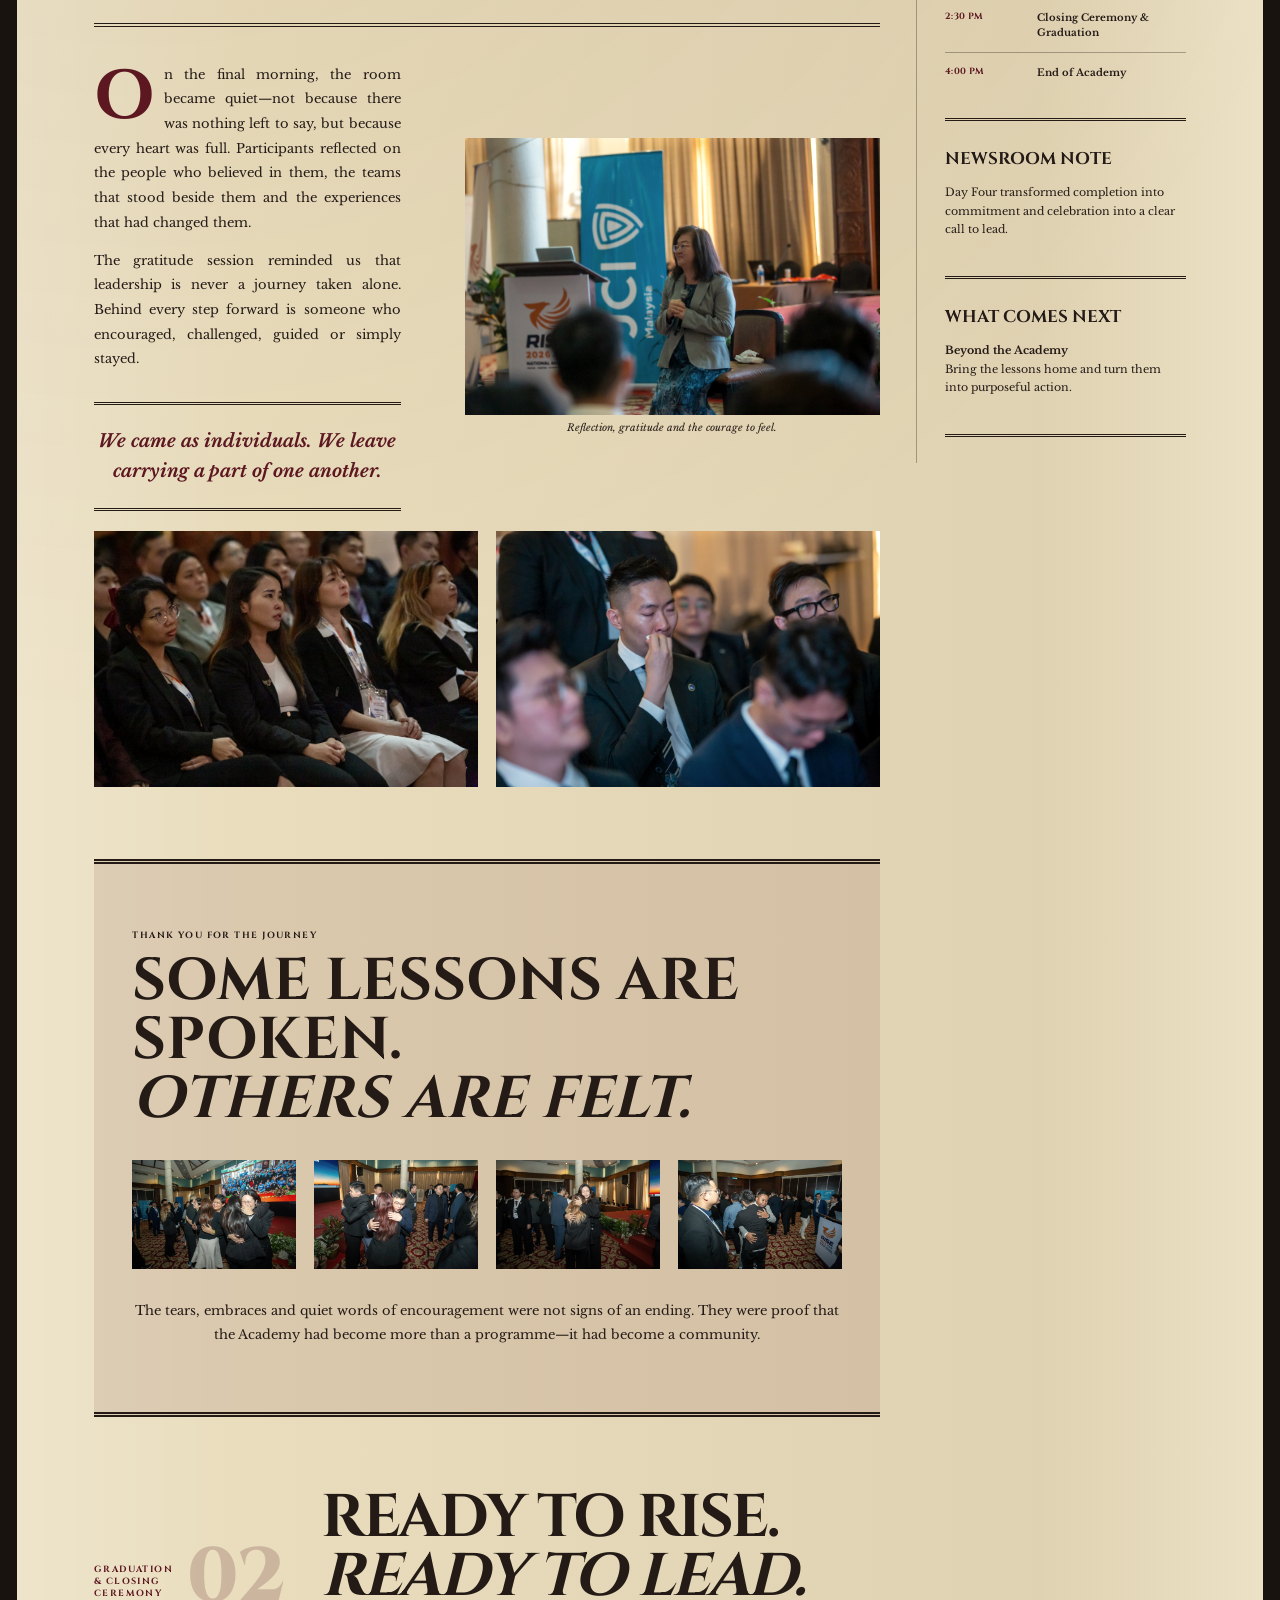
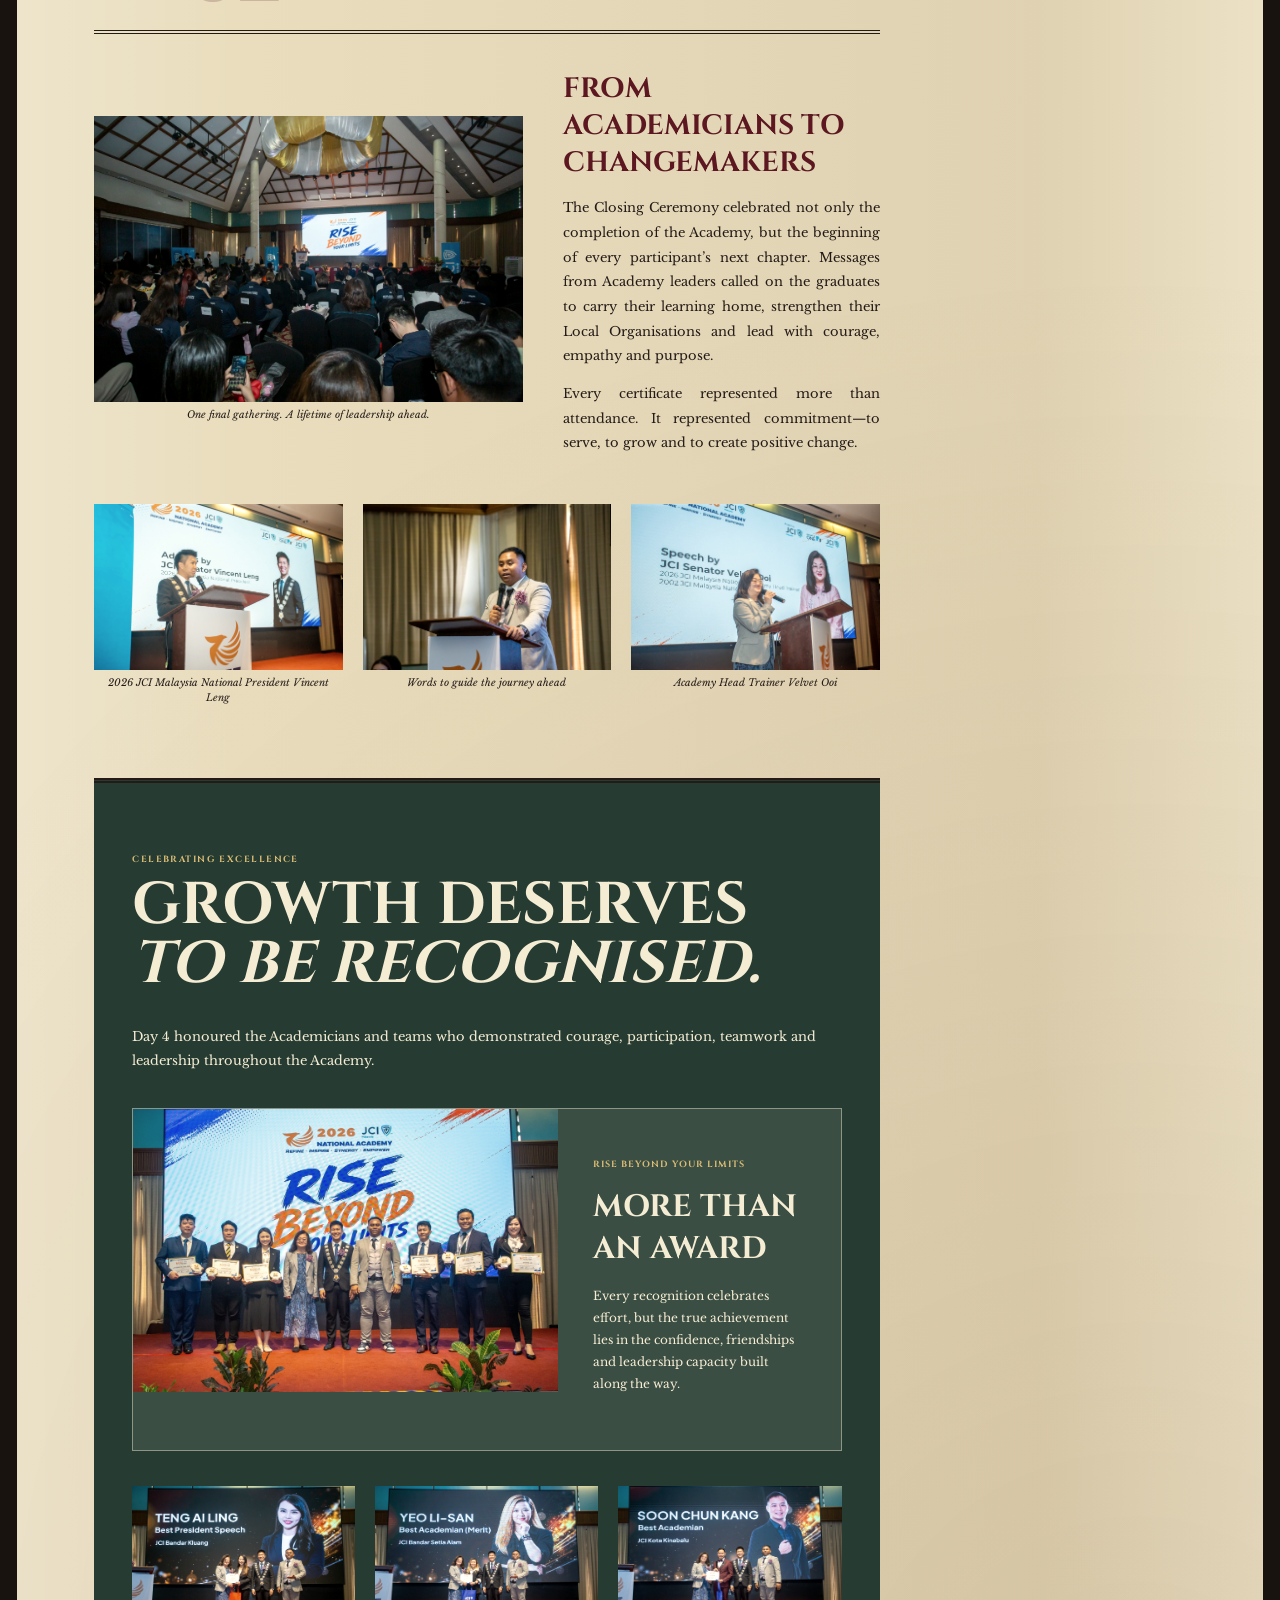
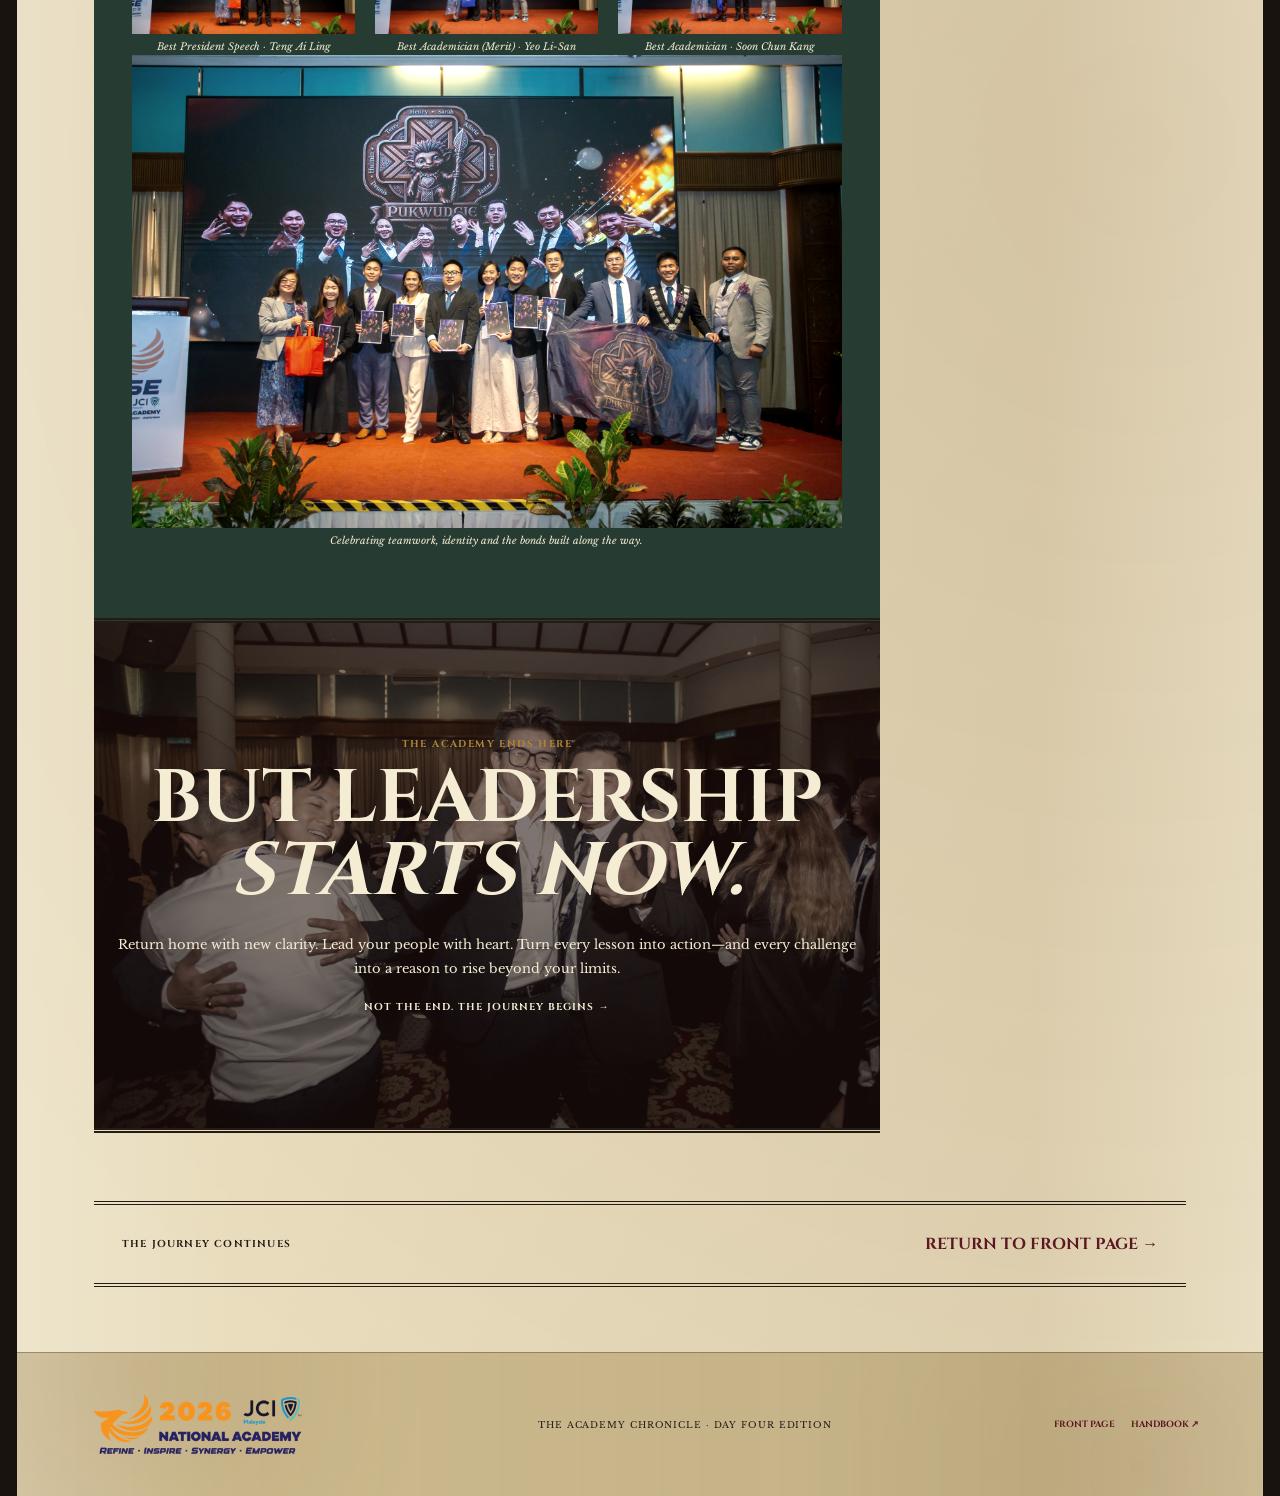
<file: day-4.html>
<!doctype html>
<html lang="en">
<head>
  <meta charset="utf-8">
  <meta name="viewport" content="width=device-width, initial-scale=1">
  <meta name="description" content="Day 4 of the 2026 JCI Malaysia National Academy — gratitude, graduation and the beginning of a new leadership journey.">
  <title>Not the End. The Journey Begins. | NA 2026</title>
  <link rel="preconnect" href="https://fonts.googleapis.com">
  <link rel="preconnect" href="https://fonts.gstatic.com" crossorigin>
  <link href="https://fonts.googleapis.com/css2?family=Cinzel:wght@500;600;700;800;900&family=Libre+Baskerville:ital,wght@0,400;0,700;1,400&display=swap" rel="stylesheet">
  <link rel="stylesheet" href="styles.css?v=4">
  <link rel="stylesheet" href="day-3.css?v=1">
  <link rel="stylesheet" href="day-4.css?v=1">
</head>
<body class="edition-page day-four-page">
  <div class="grain" aria-hidden="true"></div>
  <header class="paper-header">
    <a class="academy-brand" href="index.html"><img src="assets/na2026-lockup.png" alt="JCI Malaysia National Academy 2026"></a>
    <button class="menu-toggle" type="button" aria-expanded="false" aria-controls="siteNav">Editions</button>
    <nav id="siteNav" aria-label="E-News editions"><a href="index.html">Front Page</a><a href="pre-academy.html">Pre-Academy</a><a href="day-1.html">Day 1</a><a href="day-2.html">Day 2</a><a href="day-3.html">Day 3</a><a class="active" href="day-4.html">Day 4</a></nav>
  </header>
  <main id="top">
    <section class="masthead">
      <div class="masthead-rule"><span>The Official Dispatch of National Academy 2026</span><time id="liveClock">Malaysia Time</time></div>
      <p class="edition-kicker">Issue No. 04 · Sunday, 16 August 2026</p>
      <h1><span>The</span> Academy Chronicle</h1>
      <div class="masthead-meta"><span>Day Four Edition</span><b>Closing But Not End</b><span>Johor · Malaysia</span></div>
    </section>
    <section class="hero"><img class="hero-image" src="assets/day-4/IMG_6455.jpg" alt="Day 4 National Academy group photo"><div class="hero-shade"></div><div class="hero-copy"><p class="eyebrow">Day 04 · Graduation &amp; Closing Ceremony · 16 August 2026</p><h1>Not the End.<br><em>The Journey Begins.</em></h1><p>Four days shaped our minds, strengthened our bonds and awakened the leaders within us. We did not leave with only memories—we left with a mission.</p></div><div class="issue-stamp"><small>NA E-NEWS</small><strong>04</strong><span>Final Edition</span></div></section>
    <section class="live-strip day-header-bar" aria-label="Day Four theme"><strong>Closing But Not End</strong><span>Refine · Inspire · Synergy · Empower</span><time>Malaysia Time</time></section>
    <div class="article-layout day4-article-layout">
      <article class="day4-story">

    <section class="story" id="gratitude"><header class="section-heading"><div><p class="eyebrow blue">A Moment of Gratitude</p><span class="section-no">01</span></div><h2>Before we move forward,<br><em>we look back with thanks.</em></h2></header><div class="intro-grid"><div class="copy"><p class="dropcap">On the final morning, the room became quiet—not because there was nothing left to say, but because every heart was full. Participants reflected on the people who believed in them, the teams that stood beside them and the experiences that had changed them.</p><p>The gratitude session reminded us that leadership is never a journey taken alone. Behind every step forward is someone who encouraged, challenged, guided or simply stayed.</p><blockquote>We came as individuals. We leave carrying a part of one another.</blockquote></div><figure><img src="assets/day-4/IMG_6191.jpg" alt="Gratitude sharing session"><figcaption>Reflection, gratitude and the courage to feel.</figcaption></figure></div><div class="emotion-grid"><figure><img src="assets/day-4/IMG_6194.jpg" alt="Participants during an emotional gratitude session"></figure><figure><img src="assets/day-4/IMG_6227.jpg" alt="Participant moved to tears"></figure></div></section>

    <section class="gratitude-band"><div><p class="eyebrow">Thank you for the journey</p><h2>Some lessons are spoken.<br><em>Others are felt.</em></h2></div><div class="hug-grid"><img src="assets/day-4/IMG_6338.jpg" alt="Participants embracing"><img src="assets/day-4/IMG_6398.jpg" alt="A heartfelt goodbye"><img src="assets/day-4/IMG_6409.jpg" alt="Participants sharing a hug"><img src="assets/day-4/IMG_6426.jpg" alt="A final embrace"></div><p class="band-copy">The tears, embraces and quiet words of encouragement were not signs of an ending. They were proof that the Academy had become more than a programme—it had become a community.</p></section>

    <section class="story ceremony" id="ceremony"><header class="section-heading"><div><p class="eyebrow blue">Graduation &amp; Closing Ceremony</p><span class="section-no">02</span></div><h2>Ready to rise.<br><em>Ready to lead.</em></h2></header><div class="ceremony-lead"><figure><img src="assets/day-4/IMG_6469.jpg" alt="National Academy closing ceremony"><figcaption>One final gathering. A lifetime of leadership ahead.</figcaption></figure><div><h3>From Academicians to Changemakers</h3><p>The Closing Ceremony celebrated not only the completion of the Academy, but the beginning of every participant’s next chapter. Messages from Academy leaders called on the graduates to carry their learning home, strengthen their Local Organisations and lead with courage, empathy and purpose.</p><p>Every certificate represented more than attendance. It represented commitment—to serve, to grow and to create positive change.</p></div></div><div class="speaker-grid"><figure><img src="assets/day-4/IMG_6717.jpg" alt="2026 JCI Malaysia National President Vincent Leng"><figcaption>2026 JCI Malaysia National President Vincent Leng</figcaption></figure><figure><img src="assets/day-4/IMG_6525.jpg" alt="Closing ceremony address"><figcaption>Words to guide the journey ahead</figcaption></figure><figure><img src="assets/day-4/IMG_6573.jpg" alt="Academy Head Trainer Velvet Ooi"><figcaption>Academy Head Trainer Velvet Ooi</figcaption></figure></div></section>

    <section class="awards" id="awards"><div class="awards-head"><p class="eyebrow">Celebrating Excellence</p><h2>Growth deserves<br><em>to be recognised.</em></h2><p>Day 4 honoured the Academicians and teams who demonstrated courage, participation, teamwork and leadership throughout the Academy.</p></div><div class="award-feature"><img src="assets/day-4/IMG_6694.jpg" alt="National Academy award recipients"><div><span>Rise Beyond Your Limits</span><h3>More than an award</h3><p>Every recognition celebrates effort, but the true achievement lies in the confidence, friendships and leadership capacity built along the way.</p></div></div><div class="award-grid"><figure><img src="assets/day-4/IMG_6595.jpg" alt="Best President Speech award"><figcaption>Best President Speech · Teng Ai Ling</figcaption></figure><figure><img src="assets/day-4/IMG_6600.jpg" alt="Best Academician Merit award"><figcaption>Best Academician (Merit) · Yeo Li-San</figcaption></figure><figure><img src="assets/day-4/IMG_6602.jpg" alt="Best Academician award"><figcaption>Best Academician · Soon Chun Kang</figcaption></figure></div><figure class="team-award"><img src="assets/day-4/IMG_6617.jpg" alt="Academy team recognition"><figcaption>Celebrating teamwork, identity and the bonds built along the way.</figcaption></figure></section>

    <section class="begin"><img src="assets/day-4/IMG_6423.jpg" alt="Graduates celebrating together"><div><p class="eyebrow">The Academy ends here</p><h2>But leadership<br><em>starts now.</em></h2><p>Return home with new clarity. Lead your people with heart. Turn every lesson into action—and every challenge into a reason to rise beyond your limits.</p><span>Not the end. The journey begins →</span></div></section>
      </article>
      <aside class="news-sidebar day4-sidebar" aria-labelledby="day-four-programme-title">
        <section class="day1-program"><h3 id="day-four-programme-title">Day Four Programme</h3><ol><li><time>8:00 AM</time><span>Morning Activity &amp; Breakfast</span></li><li><time>9:00 AM</time><span>Academy Modules</span></li><li><time>12:30 – 2:00 PM</time><span>Check Out, Lunch &amp; Graduation Photos (Individual)</span></li><li><time>2:00 PM</time><span>Commitment &amp; Pledge Ceremony &amp; Graduation Photos (Group)</span></li><li><time>2:30 PM</time><span>Closing Ceremony &amp; Graduation</span></li><li><time>4:00 PM</time><span>End of Academy</span></li></ol></section>
        <section><h3>Newsroom Note</h3><p>Day Four transformed completion into commitment and celebration into a clear call to lead.</p></section>
        <section><h3>What Comes Next</h3><p><b>Beyond the Academy</b><br>Bring the lessons home and turn them into purposeful action.</p></section>
      </aside>
    </div>
    <div class="next-edition"><span>The journey continues</span><a href="index.html">Return to Front Page →</a></div>
  </main>
  <footer class="paper-footer"><img src="assets/na2026-lockup.png" alt="RISE 2026 National Academy"><p>THE ACADEMY CHRONICLE · DAY FOUR EDITION</p><div><a href="index.html">Front Page</a><a href="https://jcimnationalacademy2026.jciskudaibaru.org.my/" target="_blank" rel="noopener noreferrer">Handbook ↗</a></div></footer>
  <script src="script.js"></script>
</body>
</html>
</file>
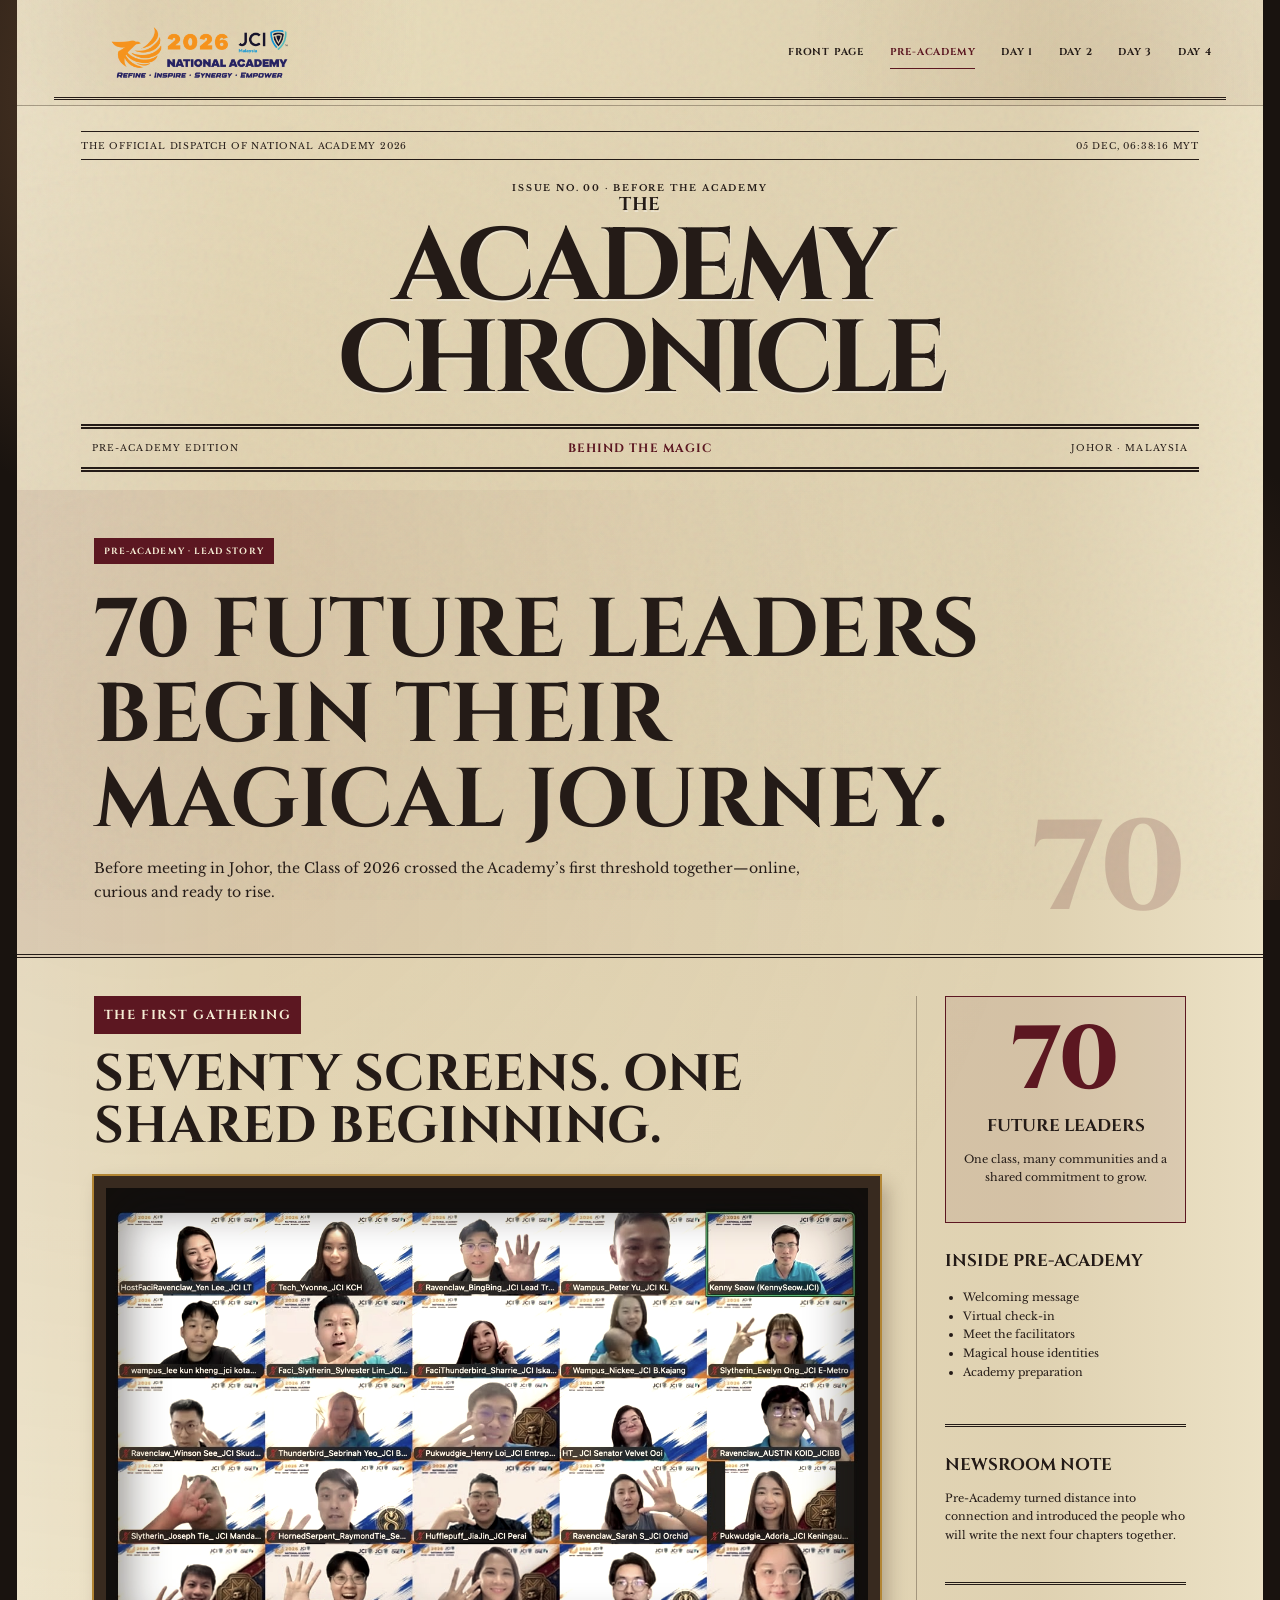
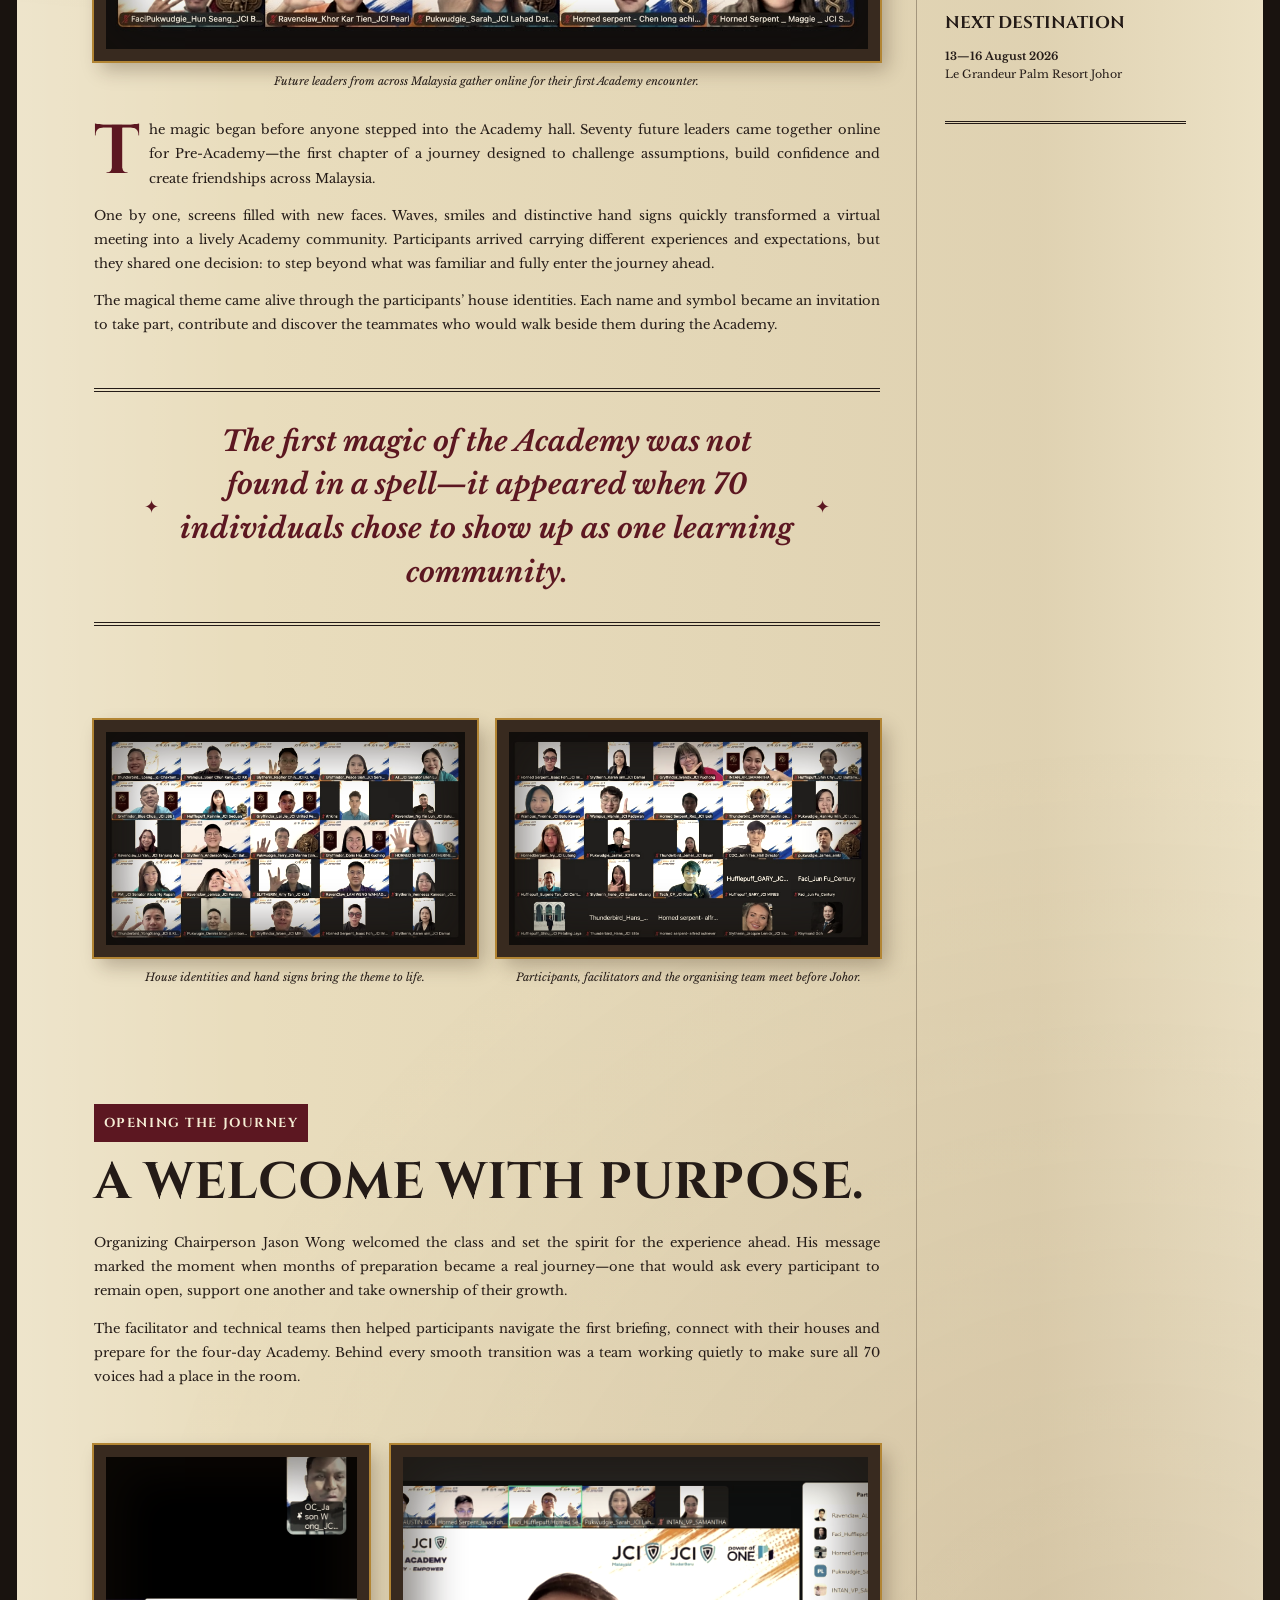
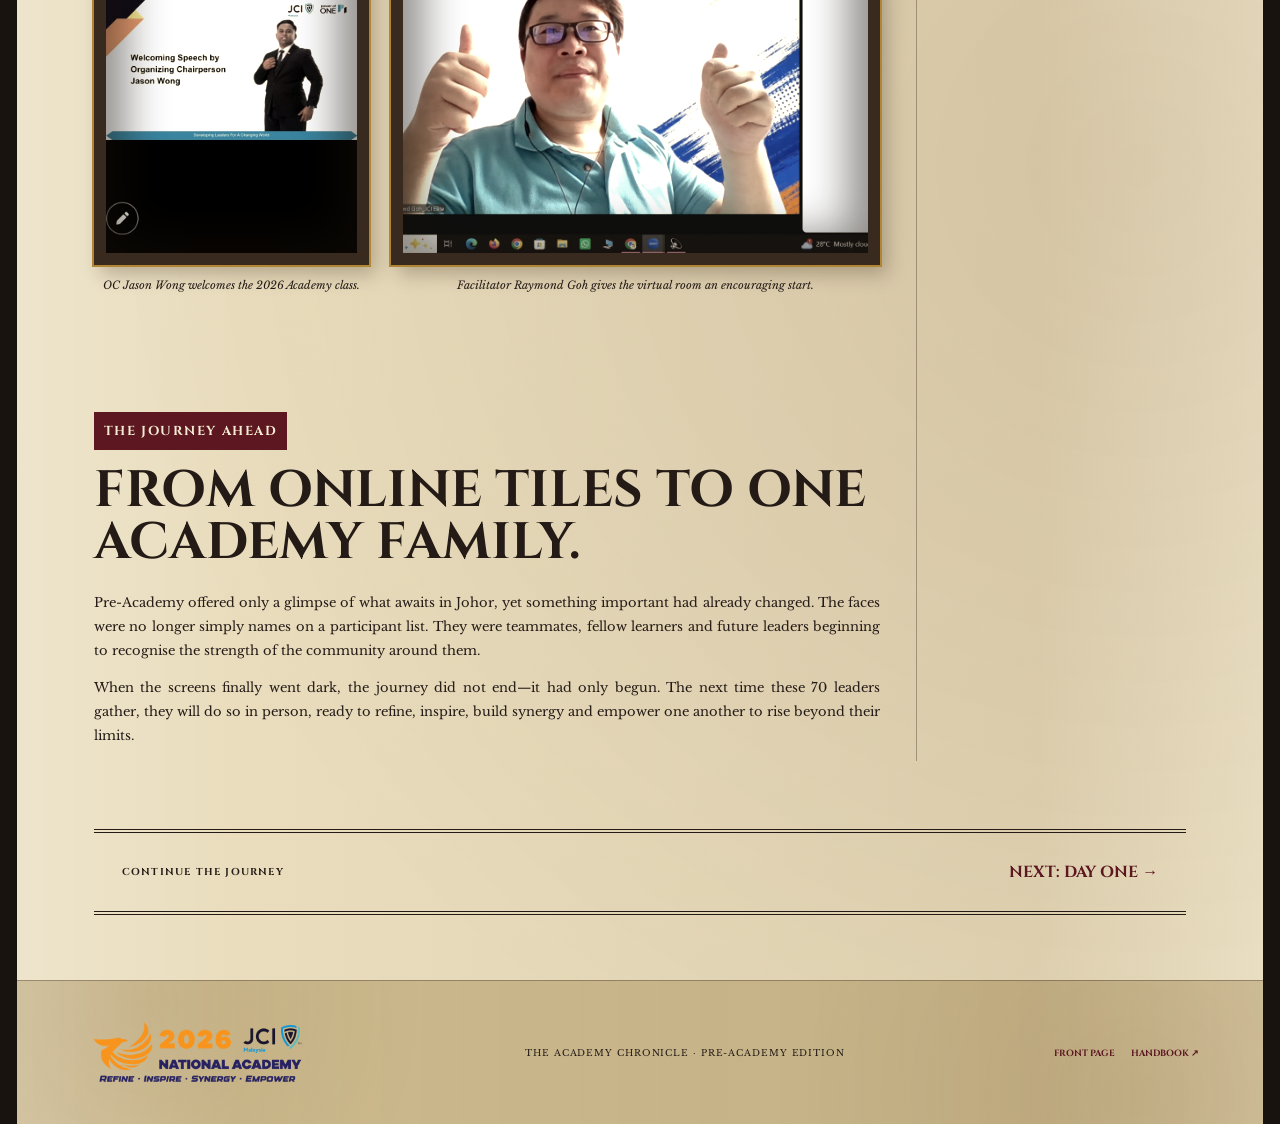
<file: pre-academy.html>
<!doctype html>
<html lang="en">
<head>
  <meta charset="utf-8">
  <meta name="viewport" content="width=device-width, initial-scale=1">
  <meta name="description" content="Seventy future leaders begin their magical journey in the Pre-Academy edition of The Academy Chronicle.">
  <title>Pre-Academy | The Academy Chronicle</title>
  <link rel="preconnect" href="https://fonts.googleapis.com">
  <link rel="preconnect" href="https://fonts.gstatic.com" crossorigin>
  <link href="https://fonts.googleapis.com/css2?family=Cinzel:wght@500;600;700;800;900&amp;family=Libre+Baskerville:ital,wght@0,400;0,700;1,400&amp;display=swap" rel="stylesheet">
  <link rel="stylesheet" href="styles.css?v=3">
</head>
<body class="edition-page pre-academy-page">
  <div class="grain" aria-hidden="true"></div>
  <header class="paper-header">
    <a class="academy-brand" href="index.html"><img src="assets/na2026-lockup.png" alt="JCI Malaysia National Academy 2026"></a>
    <button class="menu-toggle" type="button" aria-expanded="false" aria-controls="siteNav">Editions</button>
    <nav id="siteNav" aria-label="E-News editions">
      <a href="index.html">Front Page</a><a class="active" href="pre-academy.html">Pre-Academy</a><a href="day-1.html">Day 1</a><a href="day-2.html">Day 2</a><a href="day-3.html">Day 3</a><a href="day-4.html">Day 4</a>
    </nav>
  </header>

  <main>
    <section class="masthead">
      <div class="masthead-rule"><span>The Official Dispatch of National Academy 2026</span><time id="liveClock">Malaysia Time</time></div>
      <p class="edition-kicker">Issue No. 00 · Before the Academy</p>
      <h1><span>The</span> Academy Chronicle</h1>
      <div class="masthead-meta"><span>Pre-Academy Edition</span><b>Behind the Magic</b><span>Johor · Malaysia</span></div>
    </section>

    <section class="article-title">
      <div><p class="story-label">Pre-Academy · Lead Story</p><h1>70 Future Leaders Begin Their Magical Journey.</h1><p>Before meeting in Johor, the Class of 2026 crossed the Academy’s first threshold together—online, curious and ready to rise.</p></div>
      <span class="issue-number">70</span>
    </section>

    <div class="article-layout">
      <article class="news-story">
        <p class="story-label">The First Gathering</p>
        <h2>Seventy screens. One shared beginning.</h2>
        <figure class="moving-portrait lead-online-photo"><div class="portrait-window"><img src="assets/pre-academy-participants-03.jpeg" alt="National Academy participants meeting online during Pre-Academy"></div><figcaption>Future leaders from across Malaysia gather online for their first Academy encounter.</figcaption></figure>

        <p class="dropcap">The magic began before anyone stepped into the Academy hall. Seventy future leaders came together online for Pre-Academy—the first chapter of a journey designed to challenge assumptions, build confidence and create friendships across Malaysia.</p>
        <p>One by one, screens filled with new faces. Waves, smiles and distinctive hand signs quickly transformed a virtual meeting into a lively Academy community. Participants arrived carrying different experiences and expectations, but they shared one decision: to step beyond what was familiar and fully enter the journey ahead.</p>
        <p>The magical theme came alive through the participants’ house identities. Each name and symbol became an invitation to take part, contribute and discover the teammates who would walk beside them during the Academy.</p>

        <blockquote class="magic-quote"><span>✦</span><p>The first magic of the Academy was not found in a spell—it appeared when 70 individuals chose to show up as one learning community.</p><span>✦</span></blockquote>

        <div class="pre-gallery">
          <figure class="moving-portrait"><div class="portrait-window"><img src="assets/pre-academy-participants-01.jpeg" alt="More National Academy participants joining the online Pre-Academy"></div><figcaption>House identities and hand signs bring the theme to life.</figcaption></figure>
          <figure class="moving-portrait"><div class="portrait-window"><img src="assets/pre-academy-participants-02.jpeg" alt="National Academy participants and facilitators online"></div><figcaption>Participants, facilitators and the organising team meet before Johor.</figcaption></figure>
        </div>

        <p class="story-label">Opening the Journey</p>
        <h2>A welcome with purpose.</h2>
        <p>Organizing Chairperson Jason Wong welcomed the class and set the spirit for the experience ahead. His message marked the moment when months of preparation became a real journey—one that would ask every participant to remain open, support one another and take ownership of their growth.</p>
        <p>The facilitator and technical teams then helped participants navigate the first briefing, connect with their houses and prepare for the four-day Academy. Behind every smooth transition was a team working quietly to make sure all 70 voices had a place in the room.</p>

        <div class="dispatch-pair">
          <figure class="moving-portrait jason-screen"><div class="portrait-window"><img src="assets/pre-academy-jason.jpeg" alt="Organizing Chairperson Jason Wong delivering a welcome speech online"></div><figcaption>OC Jason Wong welcomes the 2026 Academy class.</figcaption></figure>
          <figure class="moving-portrait"><div class="portrait-window"><img src="assets/pre-academy-raymond.jpeg" alt="Facilitator Raymond Goh during the online Pre-Academy"></div><figcaption>Facilitator Raymond Goh gives the virtual room an encouraging start.</figcaption></figure>
        </div>

        <p class="story-label">The Journey Ahead</p>
        <h2>From online tiles to one Academy family.</h2>
        <p>Pre-Academy offered only a glimpse of what awaits in Johor, yet something important had already changed. The faces were no longer simply names on a participant list. They were teammates, fellow learners and future leaders beginning to recognise the strength of the community around them.</p>
        <p>When the screens finally went dark, the journey did not end—it had only begun. The next time these 70 leaders gather, they will do so in person, ready to refine, inspire, build synergy and empower one another to rise beyond their limits.</p>
      </article>

      <aside class="news-sidebar">
        <section class="number-box"><strong>70</strong><h3>Future Leaders</h3><p>One class, many communities and a shared commitment to grow.</p></section>
        <section><h3>Inside Pre-Academy</h3><ul><li>Welcoming message</li><li>Virtual check-in</li><li>Meet the facilitators</li><li>Magical house identities</li><li>Academy preparation</li></ul></section>
        <section><h3>Newsroom Note</h3><p>Pre-Academy turned distance into connection and introduced the people who will write the next four chapters together.</p></section>
        <section><h3>Next Destination</h3><p><b>13—16 August 2026</b><br>Le Grandeur Palm Resort Johor</p></section>
      </aside>
    </div>

    <div class="next-edition"><span>Continue the journey</span><a href="day-1.html">Next: Day One →</a></div>
  </main>
  <footer class="paper-footer"><img src="assets/na2026-lockup.png" alt="RISE 2026 National Academy"><p>The Academy Chronicle · Pre-Academy Edition</p><div><a href="index.html">Front Page</a><a href="https://jci-national-academy-2026-demo.netlify.app/" target="_blank" rel="noopener">Handbook ↗</a></div></footer>
  <script src="script.js?v=2"></script>
</body>
</html>
</file>
<file: styles.css>
:root{--paper:#e9ddbd;--paper-light:#f5ecd4;--paper-dark:#cdbb91;--ink:#241b17;--faded:#6d5b49;--wine:#5c1721;--wine2:#351016;--gold:#b28534;--green:#263c32;--line:rgba(49,35,25,.35);--display:"Cinzel",Georgia,serif;--body:"Libre Baskerville",Georgia,serif}*{box-sizing:border-box}html{scroll-behavior:smooth}body{margin:0;background:#19130f;color:var(--ink);font-family:var(--body);overflow-x:hidden}body:before{content:"";position:fixed;inset:0;z-index:-2;background:radial-gradient(circle at 20% 10%,#65472f 0,transparent 35%),radial-gradient(circle at 80% 90%,#4a3123 0,transparent 32%),#19130f}.grain{position:fixed;inset:0;pointer-events:none;z-index:20;opacity:.18;mix-blend-mode:multiply;background-image:url("data:image/svg+xml,%3Csvg viewBox='0 0 180 180' xmlns='http://www.w3.org/2000/svg'%3E%3Cfilter id='n'%3E%3CfeTurbulence type='fractalNoise' baseFrequency='.9' numOctaves='4' stitchTiles='stitch'/%3E%3C/filter%3E%3Crect width='100%25' height='100%25' filter='url(%23n)' opacity='.32'/%3E%3C/svg%3E")}.paper-header,main,.paper-footer{width:min(1450px,calc(100% - 34px));margin-inline:auto;background-color:var(--paper);background-image:radial-gradient(circle at 10% 15%,rgba(119,77,31,.1),transparent 25%),radial-gradient(circle at 90% 80%,rgba(96,54,20,.09),transparent 30%),linear-gradient(90deg,rgba(255,255,255,.22),transparent 18%,rgba(108,76,42,.08) 82%,rgba(255,255,255,.12))}a{color:inherit;text-decoration:none}img{display:block;max-width:100%}.paper-header{min-height:106px;padding:15px clamp(18px,4vw,60px);display:flex;align-items:center;justify-content:space-between;border-bottom:1px solid var(--line);position:relative;z-index:10}.paper-header:after{content:"";position:absolute;left:3%;right:3%;bottom:5px;border-bottom:3px double var(--ink)}.academy-brand{width:265px}.academy-brand img{width:100%;max-height:70px;object-fit:contain}.paper-header nav{display:flex;align-items:center;gap:clamp(11px,2vw,28px);font-family:var(--display);font-size:10px;font-weight:700;letter-spacing:.08em;text-transform:uppercase}.paper-header nav a{padding:9px 0;border-bottom:1px solid transparent}.paper-header nav a:hover,.paper-header nav a.active{color:var(--wine);border-color:var(--wine)}.menu-toggle{display:none;background:var(--wine2);color:var(--paper-light);border:1px solid var(--gold);padding:12px 14px;font:700 10px var(--display);letter-spacing:.08em;text-transform:uppercase}main{min-height:80vh}.masthead{padding:25px clamp(20px,5vw,72px) 0;text-align:center}.masthead-rule{display:flex;justify-content:space-between;gap:20px;padding:8px 0;border-block:1px solid var(--ink);font-size:9px;letter-spacing:.09em;text-transform:uppercase}.masthead-rule time{font-variant-numeric:tabular-nums}.edition-kicker{margin:22px 0 4px;font-size:9px;font-weight:700;letter-spacing:.2em;text-transform:uppercase}.masthead h1{margin:0;font-family:var(--display);font-size:clamp(58px,9.5vw,148px);line-height:.9;letter-spacing:-.06em;text-transform:uppercase;text-shadow:1px 2px 0 rgba(255,255,255,.35)}.masthead h1 span{display:inline-block;font-size:.29em;letter-spacing:.04em;vertical-align:top;margin:8px 8px 0 0}.masthead-meta{display:grid;grid-template-columns:1fr auto 1fr;align-items:center;gap:18px;margin-top:18px;padding:11px;border-block:5px double var(--ink);font-size:9px;letter-spacing:.12em;text-transform:uppercase}.masthead-meta span:last-child{text-align:right}.masthead-meta span:first-child{text-align:left}.masthead-meta b{color:var(--wine);font-family:var(--display);font-size:12px}.front-story{display:grid;grid-template-columns:.9fr 1.35fr .62fr;gap:24px;padding:34px clamp(20px,5vw,72px) 52px}.front-copy{border-right:1px solid var(--line);padding-right:24px}.story-label{display:inline-block;margin:0 0 15px;padding:7px 10px;background:var(--wine);color:var(--paper-light);font:700 9px var(--display);letter-spacing:.12em;text-transform:uppercase}.front-copy h2,.section-banner h2,.whisper-wall h2,.article-title h1,.news-story h2{font-family:var(--display);text-transform:uppercase;line-height:1.02}.front-copy h2{font-size:clamp(32px,3.5vw,56px);margin:0 0 22px}.front-copy p{font-size:14px;line-height:1.85;text-align:justify}.dropcap:first-letter{float:left;font:700 69px/.72 var(--display);color:var(--wine);padding:10px 9px 0 0}.ink-link{display:inline-flex;gap:18px;align-items:center;margin-top:18px;padding-bottom:7px;border-bottom:2px solid var(--wine);color:var(--wine);font:700 10px var(--display);letter-spacing:.08em;text-transform:uppercase}.moving-portrait{margin:0}.portrait-window{position:relative;overflow:hidden;border:12px solid #382a1f;outline:2px solid var(--gold);box-shadow:inset 0 0 0 2px #080604,7px 9px 18px rgba(45,28,13,.28);background:#15110d}.portrait-window:after{content:"";position:absolute;inset:0;box-shadow:inset 0 0 42px 20px rgba(21,14,8,.48);pointer-events:none}.portrait-window img{width:100%;height:100%;object-fit:cover;filter:sepia(.32) contrast(1.08) saturate(.78);animation:portraitDrift 14s ease-in-out infinite alternate}.hero-portrait .portrait-window{height:570px}.moving-portrait figcaption{padding:12px 6px 0;font-size:11px;line-height:1.55;font-style:italic;text-align:center}.front-aside{padding-left:8px;border-left:1px solid var(--line);text-align:center}.front-aside h3{font:700 20px var(--display);text-transform:uppercase;margin:18px 0 15px}.front-aside p{font-size:11px;line-height:1.7}.front-aside hr{border:0;border-top:3px double var(--ink);margin:24px 0}.wax-seal{width:86px;height:86px;margin:8px auto 0;display:grid;place-items:center;border-radius:50%;background:radial-gradient(circle at 35% 28%,#a64a50,#6c1421 50%,#351016 75%);color:#d7bb70;border:5px double #c69a49;box-shadow:0 5px 12px rgba(51,12,17,.35);font:800 27px var(--display);transform:rotate(-7deg)}.countdown{color:var(--wine);font-weight:700}.flying-note{padding:12px 25px;background:var(--wine2);color:#e9d7aa;border-block:1px solid var(--gold);font:700 10px var(--display);letter-spacing:.15em;text-align:center;text-transform:uppercase;white-space:nowrap;overflow:hidden}.flying-note span{display:inline-block;margin:0 15px;animation:sparkle 2s ease-in-out infinite}.edition-shelf{padding:68px clamp(20px,5vw,72px) 84px}.section-banner{text-align:center;max-width:830px;margin:0 auto 42px}.section-banner p{font-size:9px;letter-spacing:.22em;text-transform:uppercase}.section-banner h2{font-size:clamp(35px,5vw,68px);margin:10px 0}.edition-grid{display:grid;grid-template-columns:repeat(5,1fr);gap:13px}.edition-card{min-height:390px;padding:23px 20px;display:flex;flex-direction:column;position:relative;border:1px solid #7c684d;background:linear-gradient(155deg,rgba(255,255,255,.25),transparent 60%),#d9c89f;box-shadow:4px 5px 0 rgba(43,30,20,.25);transition:transform .3s ease,background-color .3s ease}.edition-card:before{content:"";position:absolute;inset:7px;border:1px solid rgba(70,49,31,.35);pointer-events:none}.edition-card:hover{transform:translateY(-8px) rotate(-.5deg);background-color:#eadbb7}.edition-card.pre{background-color:#cab782}.edition-card small{font-size:8px;letter-spacing:.1em;text-transform:uppercase}.card-symbol{display:grid;place-items:center;width:74px;height:74px;margin:42px auto 30px;border:2px solid var(--wine);border-radius:50%;font:700 28px var(--display);color:var(--wine)}.edition-card h3{font:700 24px var(--display);text-transform:uppercase;margin:0 0 13px;text-align:center}.edition-card p{font-size:11px;line-height:1.65;text-align:center}.edition-card b{margin-top:auto;padding-top:20px;color:var(--wine);font:700 9px var(--display);letter-spacing:.08em;text-align:center;text-transform:uppercase}.whisper-wall{display:grid;grid-template-columns:.8fr 1.2fr;gap:55px;align-items:center;padding:75px clamp(20px,6vw,95px);background:var(--green);color:var(--paper-light)}.whisper-wall h2{font-size:clamp(40px,5.2vw,74px);margin:10px 0}.whisper-wall .portrait-window{height:450px;border-color:#17120e}.handbook-ribbon{display:flex;justify-content:space-between;gap:25px;align-items:center;padding:28px clamp(20px,5vw,72px);border-top:4px double var(--ink)}.handbook-ribbon p{font-size:9px;letter-spacing:.12em;text-transform:uppercase}.handbook-ribbon a{padding:14px 18px;background:var(--wine);color:var(--paper-light);font:700 9px var(--display);letter-spacing:.08em;text-transform:uppercase}.paper-footer{padding:30px clamp(20px,5vw,72px);display:grid;grid-template-columns:235px 1fr auto;gap:30px;align-items:center;border-top:1px solid var(--line);background-color:#cbb98d}.paper-footer img{width:235px}.paper-footer p{font-size:9px;letter-spacing:.1em;text-align:center;text-transform:uppercase}.paper-footer div{display:flex;gap:16px}.paper-footer a{font:700 9px var(--display);text-transform:uppercase;color:var(--wine)}

/* Edition pages */
.edition-page main{padding-bottom:65px}.edition-page .masthead{padding-bottom:18px}.edition-page .masthead h1{font-size:clamp(54px,8vw,115px)}.edition-page .masthead h1 span{display:block;font-size:.18em;margin:0 0 8px}.article-title{padding:48px clamp(20px,6vw,90px) 35px;display:grid;grid-template-columns:1fr auto;gap:35px;align-items:end;border-bottom:4px double var(--ink)}.article-title .issue-number{font:800 clamp(68px,10vw,145px)/.75 var(--display);color:rgba(92,23,33,.18)}.article-title h1{font-size:clamp(44px,6.5vw,92px);margin:10px 0}.article-title>div>p:last-child{max-width:720px;font-size:14px;line-height:1.7}.article-layout{display:grid;grid-template-columns:minmax(0,1.6fr) minmax(230px,.55fr);gap:36px;padding:38px clamp(20px,6vw,90px)}.news-story{columns:2;column-gap:36px;column-rule:1px solid var(--line)}.news-story h2,.news-story .story-label,.news-story figure{column-span:all}.news-story h2{font-size:clamp(30px,4vw,55px);margin:0 0 22px}.news-story p{font-size:13px;line-height:1.85;text-align:justify;margin-top:0}.news-story figure{margin:22px 0 28px}.news-story .portrait-window{height:450px}.news-sidebar{border-left:1px solid var(--line);padding-left:28px}.news-sidebar section{padding:0 0 26px;margin-bottom:26px;border-bottom:3px double var(--ink)}.news-sidebar h3{font:700 17px var(--display);text-transform:uppercase;margin:0 0 13px}.news-sidebar p,.news-sidebar li{font-size:11px;line-height:1.7}.news-sidebar ul{padding-left:18px}.placeholder-note{padding:18px;background:rgba(92,23,33,.08);border:1px dashed var(--wine);color:var(--wine);font-size:11px!important}.story-gallery{display:grid;grid-template-columns:1fr 1fr;gap:18px;column-span:all;margin:26px 0}.story-gallery .portrait-window{height:320px}.next-edition{margin:30px clamp(20px,6vw,90px) 0;padding:28px;border-block:4px double var(--ink);display:flex;justify-content:space-between;align-items:center;gap:20px}.next-edition span{font:700 10px var(--display);letter-spacing:.12em;text-transform:uppercase}.next-edition a{font:700 16px var(--display);color:var(--wine);text-transform:uppercase}
@keyframes portraitDrift{0%{transform:scale(1.03) translate3d(-.5%,0,0)}50%{transform:scale(1.09) translate3d(1%,-1.2%,0)}100%{transform:scale(1.05) translate3d(-1%,.6%,0)}}@keyframes sparkle{0%,100%{opacity:.4;transform:scale(.8) rotate(0)}50%{opacity:1;transform:scale(1.35) rotate(90deg)}}
@media(max-width:1100px){.paper-header nav{gap:13px;font-size:8px}.front-story{grid-template-columns:1fr 1.2fr}.front-aside{grid-column:1/-1;display:grid;grid-template-columns:auto 1fr 1fr;align-items:center;gap:22px;text-align:left;border:0;border-top:3px double var(--ink);padding-top:24px}.front-aside hr{display:none}.wax-seal{margin:0}.edition-grid{grid-template-columns:repeat(3,1fr)}.edition-grid .edition-card:nth-child(4),.edition-grid .edition-card:nth-child(5){min-height:330px}.article-layout{grid-template-columns:1fr}.news-sidebar{border-left:0;border-top:4px double var(--ink);padding:30px 0 0;display:grid;grid-template-columns:1fr 1fr;gap:24px}.news-sidebar section{margin:0}}
@media(max-width:760px){.paper-header,main,.paper-footer{width:100%}.paper-header{min-height:82px;padding:10px 16px}.academy-brand{width:205px}.menu-toggle{display:block}.paper-header nav{display:none;position:absolute;top:81px;left:0;right:0;padding:18px;background:var(--paper-light);border-bottom:4px double var(--ink);grid-template-columns:1fr 1fr;gap:0;box-shadow:0 12px 30px rgba(0,0,0,.25)}.paper-header nav.open{display:grid}.paper-header nav a{padding:12px;text-align:center}.masthead{padding-inline:18px}.masthead-rule span{display:none}.masthead-rule{justify-content:center}.masthead h1{font-size:clamp(50px,15vw,84px);line-height:.92}.masthead h1 span{display:block;font-size:.24em;margin:0}.masthead-meta{grid-template-columns:1fr;text-align:center}.masthead-meta span,.masthead-meta span:first-child,.masthead-meta span:last-child{text-align:center}.front-story{grid-template-columns:1fr;padding:28px 18px 42px}.front-copy{border-right:0;border-bottom:1px solid var(--line);padding:0 0 28px}.hero-portrait .portrait-window{height:430px}.front-aside{grid-column:auto;display:block;text-align:center}.wax-seal{margin:auto}.edition-shelf{padding:55px 18px 65px}.edition-grid{grid-template-columns:1fr 1fr}.edition-card{min-height:335px}.whisper-wall{grid-template-columns:1fr;padding:58px 18px;gap:28px}.whisper-wall .portrait-window{height:320px}.handbook-ribbon{display:block;padding:26px 18px}.handbook-ribbon a{display:block;margin-top:18px;text-align:center}.paper-footer{display:block;padding:30px 18px;text-align:center}.paper-footer img{margin:auto}.paper-footer div{justify-content:center;margin-top:20px}.article-title{grid-template-columns:1fr;padding:38px 18px 25px}.article-title .issue-number{display:none}.article-layout{padding:32px 18px}.news-story{columns:1}.news-story .portrait-window{height:330px}.story-gallery{grid-template-columns:1fr}.news-sidebar{grid-template-columns:1fr}.next-edition{margin-inline:18px;padding:24px 0;align-items:flex-start;flex-direction:column}}
@media(max-width:470px){.academy-brand{width:175px}.menu-toggle{padding:10px;font-size:8px}.masthead h1{font-size:49px}.edition-kicker{font-size:7px}.front-copy h2{font-size:34px}.hero-portrait .portrait-window{height:310px;border-width:9px}.edition-grid{grid-template-columns:1fr}.edition-card,.edition-grid .edition-card:nth-child(4),.edition-grid .edition-card:nth-child(5){min-height:305px}.card-symbol{margin:28px auto 20px}.front-aside{grid-template-columns:1fr}.whisper-wall .portrait-window{height:250px}.article-title h1{font-size:39px}.news-story .portrait-window{height:250px}.story-gallery .portrait-window{height:240px}}
@media(prefers-reduced-motion:reduce){html{scroll-behavior:auto}.portrait-window img,.flying-note span{animation:none!important}}
.logo-portrait .portrait-window{background:linear-gradient(145deg,#f4ead0,#d6c394)}.logo-portrait .portrait-window:after{box-shadow:inset 0 0 32px 10px rgba(74,47,23,.22)}.logo-portrait .portrait-window img{object-fit:contain;padding:0;filter:none;animation:logoFloat 7s ease-in-out infinite alternate}.online-portrait .portrait-window img{filter:sepia(.12) contrast(1.04) saturate(.92)}@keyframes logoFloat{from{transform:scale(1.48) rotate(-1deg)}to{transform:scale(1.6) rotate(1deg)}}
.pre-academy-page .article-title{background:linear-gradient(90deg,rgba(92,23,33,.08),transparent 68%)}.pre-academy-page .news-story{columns:1}.pre-academy-page .news-story>p:not(.story-label):not(.placeholder-note){max-width:920px;margin-inline:auto}.lead-online-photo{margin-bottom:32px}.lead-online-photo .portrait-window{height:auto;aspect-ratio:1280/791}.magic-quote{column-span:all;margin:38px 0;padding:28px clamp(20px,5vw,50px);display:grid;grid-template-columns:auto 1fr auto;gap:20px;align-items:center;border-block:4px double var(--ink);color:var(--wine);text-align:center}.magic-quote p{margin:0!important;font:italic 700 clamp(18px,2.2vw,29px)/1.55 var(--body)!important;text-align:center!important}.magic-quote span{font-size:18px}.pre-gallery{display:grid;grid-template-columns:1fr 1fr;gap:20px;margin:34px 0 48px}.pre-gallery .portrait-window{height:auto;aspect-ratio:1280/791}.dispatch-pair{display:grid;grid-template-columns:.72fr 1.28fr;gap:22px;margin:34px 0 48px;align-items:stretch}.dispatch-pair figure{display:flex;flex-direction:column}.dispatch-pair .portrait-window{height:420px}.dispatch-pair .jason-screen .portrait-window img{object-position:center 35%}.dispatch-pair figcaption{margin-top:auto}.number-box{padding:24px 18px!important;background:rgba(92,23,33,.09);border:1px solid var(--wine)!important;text-align:center}.number-box strong{display:block;font:800 clamp(72px,7vw,105px)/.9 var(--display);color:var(--wine)}.number-box h3{margin-top:12px}.pre-academy-page .news-story>.story-label:not(:first-child){margin-top:42px}@media(max-width:760px){.pre-gallery,.dispatch-pair{grid-template-columns:1fr}.dispatch-pair .portrait-window{height:330px}.dispatch-pair .jason-screen .portrait-window{height:520px}.magic-quote{grid-template-columns:1fr}.magic-quote span{display:none}}@media(max-width:470px){.dispatch-pair .portrait-window{height:250px}.dispatch-pair .jason-screen .portrait-window{height:430px}.magic-quote{padding-inline:8px}}
.edition-card:not(.pre)>b{font-size:0}.edition-card:not(.pre)>b:after{content:"Coming Soon";font-size:9px}.coming-page .article-layout,.coming-page .next-edition{display:none}.coming-edition{min-height:570px;padding:90px clamp(20px,7vw,110px);display:flex;flex-direction:column;align-items:center;justify-content:center;text-align:center;background:radial-gradient(circle at center,rgba(178,133,52,.17),transparent 52%),linear-gradient(135deg,rgba(92,23,33,.06),transparent 58%);border-bottom:4px double var(--ink)}.coming-symbol{display:grid;place-items:center;width:110px;height:110px;margin-bottom:25px;border:3px double var(--wine);border-radius:50%;color:var(--wine);font-size:34px;animation:sparkle 2.4s ease-in-out infinite}.coming-edition>p:first-of-type{font:700 10px var(--display);letter-spacing:.14em;text-transform:uppercase;color:var(--wine)}.coming-edition h2{margin:12px 0 18px;font:800 clamp(58px,9vw,128px)/.9 var(--display);text-transform:uppercase}.coming-edition>p:last-of-type{max-width:670px;margin:0;font-size:13px;line-height:1.8}.coming-edition a{margin-top:34px;padding-bottom:8px;border-bottom:2px solid var(--wine);color:var(--wine);font:700 10px var(--display);letter-spacing:.08em;text-transform:uppercase}@media(max-width:620px){.coming-edition{min-height:470px;padding-block:60px}.coming-symbol{width:82px;height:82px}.coming-edition h2{font-size:54px}}
</file>
<file: day-1.css>
/* Day One edition */
.edition-card.published{background-color:#c7b27e}.edition-card.published>b{font-size:9px}.edition-card.published>b:after{content:none}
.day-one-page .masthead-meta b{color:var(--wine)}
.day1-hero{display:grid;grid-template-columns:1.35fr .8fr;min-height:700px;margin-top:18px;border-block:5px double var(--ink);background:var(--wine2);color:var(--paper-light)}
.day1-hero-photo{min-height:700px;overflow:hidden;position:relative}
.day1-hero-photo:after{content:"";position:absolute;inset:0;background:linear-gradient(90deg,transparent 65%,rgba(53,16,22,.72)),linear-gradient(0deg,rgba(0,0,0,.25),transparent 45%)}
.day1-hero-photo img{width:100%;height:100%;object-fit:cover;object-position:center;filter:saturate(.83) contrast(1.05)}
.day1-hero-copy{display:flex;flex-direction:column;justify-content:center;padding:55px clamp(25px,4vw,64px);position:relative;overflow:hidden}
.day1-hero-copy:before{content:"Ⅰ";position:absolute;right:-.02em;bottom:-.2em;font:800 270px var(--display);color:rgba(233,221,189,.05)}
.day1-hero-copy .story-label{align-self:flex-start;background:var(--gold);color:var(--wine2)}
.hero-number{margin:0;color:var(--gold);font:800 clamp(100px,12vw,185px)/.8 var(--display)}
.day1-hero h1{margin:26px 0 22px;font:800 clamp(34px,3.7vw,60px)/1 var(--display);text-transform:uppercase}
.day1-hero-copy>p:last-child{font-size:14px;line-height:1.85;position:relative}
.welcome-banner{margin:0;padding:24px clamp(22px,6vw,90px);display:grid;grid-template-columns:auto 1fr auto;gap:25px;align-items:center;text-align:center;border-bottom:4px double var(--ink);background:#c7b27e;color:var(--wine2)}
.welcome-banner>span{font-size:24px;color:var(--wine)}
.welcome-banner small{display:block;margin-bottom:8px;font:700 9px var(--display);letter-spacing:.15em;text-transform:uppercase}
.welcome-banner strong{display:block;font:700 clamp(20px,2.7vw,38px)/1.25 var(--display);text-transform:uppercase}
.day-header-bar{min-height:54px;margin:0;padding:0 clamp(22px,6vw,90px);display:grid;grid-template-columns:minmax(0,1fr) minmax(0,1.4fr) minmax(0,1fr);gap:18px;align-items:center;background:var(--wine);color:var(--paper-light);border-bottom:4px double var(--ink);font:700 9px/1.35 var(--display);letter-spacing:.12em;text-transform:uppercase}.day-header-bar strong,.day-header-bar span,.day-header-bar time{min-width:0;margin:0;font:inherit}.day-header-bar strong{text-align:left;color:var(--gold)}.day-header-bar span{text-align:center}.day-header-bar time{text-align:right;font-variant-numeric:tabular-nums;white-space:nowrap}
.day1-story{columns:1}
.day1-story>p:not(.story-label),.day1-reflection p{font-size:13px;line-height:1.9;text-align:justify}
.day1-story>.story-label:not(:first-child){margin-top:54px}
.day1-story h2{max-width:950px;font-size:clamp(34px,4.6vw,64px)}
.day1-story figure{margin:0}
.day1-story figure img{width:100%;height:100%;object-fit:cover;filter:sepia(.14) saturate(.88) contrast(1.04);transition:filter .35s ease,transform .6s ease}
.day1-story figure:hover img{filter:sepia(0) saturate(1.03);transform:scale(1.018)}
.day1-story figcaption{padding:10px 8px 0;font-size:10px;line-height:1.55;font-style:italic;text-align:center}
.feature-wide{margin:22px 0 30px!important}.feature-wide .portrait-window{height:auto;aspect-ratio:16/9}.feature-wide img{object-position:center 38%}
.arrival-triptych{display:grid;grid-template-columns:1fr 1fr 1fr;gap:15px;margin:28px 0 38px}.arrival-triptych figure{overflow:hidden}.arrival-triptych img{aspect-ratio:4/5}
.day1-pullquote{margin:45px 0;padding:34px clamp(15px,5vw,60px);display:grid;grid-template-columns:auto 1fr auto;align-items:center;gap:20px;border-block:5px double var(--ink);color:var(--wine);text-align:center}
.day1-pullquote span{font:800 60px/.5 var(--display);color:var(--gold)}.day1-pullquote p{margin:0!important;font:italic 700 clamp(21px,2.6vw,35px)/1.5 var(--body)!important;text-align:center!important}
.learning-grid{display:grid;grid-template-columns:1fr 1fr;gap:17px;margin:28px 0 40px}.learning-grid figure{overflow:hidden}.learning-grid img{aspect-ratio:16/10}.learning-grid .tall{grid-row:span 2}.learning-grid .tall img{aspect-ratio:auto;min-height:100%}.learning-grid .wide{grid-column:1/-1}.learning-grid .wide img{aspect-ratio:16/8}
.day1-dialogue{grid-template-columns:1fr 1fr;margin:30px 0 42px}.day1-dialogue .portrait-window{height:auto;aspect-ratio:16/10;border-width:8px}.day1-dialogue figure:nth-child(4){grid-column:1/-1}.day1-dialogue figure:nth-child(4) .portrait-window{aspect-ratio:16/7.4}
.magic-gallery{display:grid;grid-template-columns:repeat(4,1fr);gap:12px;margin:30px 0 42px}.magic-gallery img{aspect-ratio:4/5}.magic-gallery figure:nth-child(even){transform:translateY(18px)}
.night-grid{display:grid;grid-template-columns:1.28fr .72fr;gap:16px;margin:30px 0 45px}.night-grid .night-lead{grid-row:span 2}.night-grid .night-lead img{height:100%;min-height:560px}.night-grid figure:not(.night-lead) img{aspect-ratio:16/10}
.day1-reflection{margin:54px 0 38px;padding:44px clamp(24px,5vw,62px);position:relative;border:1px solid var(--wine);outline:7px double rgba(92,23,33,.38);outline-offset:-14px;background:rgba(92,23,33,.075)}
.day1-reflection:before{content:"✦";position:absolute;right:28px;top:22px;color:var(--gold);font-size:25px}.day1-reflection .story-label{margin-top:0!important}.day1-reflection strong{display:block;margin-top:26px;color:var(--wine);font:700 18px/1.6 var(--display);text-transform:uppercase}
.closing-photo{margin-top:25px!important}.closing-photo img{aspect-ratio:16/8;object-position:center}.closing-photo figcaption{font-size:11px}
.day1-sidebar{position:relative}.day1-sidebar .number-box strong{font-size:clamp(85px,8vw,128px)}
.day1-program ol{margin:0;padding:0;list-style:none}.day1-program li{display:grid;grid-template-columns:minmax(82px,.75fr) minmax(0,2fr);gap:10px;padding:12px 0;border-top:1px solid var(--line)}.day1-program time{color:var(--wine);font:700 9px var(--display);letter-spacing:.04em}.day1-program span{min-width:0;overflow-wrap:anywhere;font-size:10px;line-height:1.5;font-weight:700}
@media(min-width:1101px){.day1-sidebar{align-self:start;position:sticky;top:28px}}
@media(max-width:1100px){.day1-sidebar{position:static}.day1-program{grid-row:span 2}.day1-hero{grid-template-columns:1.2fr .8fr;min-height:600px}.day1-hero-photo{min-height:600px}.magic-gallery{grid-template-columns:1fr 1fr}.magic-gallery figure:nth-child(even){transform:none}}
@media(max-width:760px){.day1-hero{grid-template-columns:1fr;min-height:0}.day1-hero-photo{min-height:0;aspect-ratio:4/3}.day1-hero-photo:after{background:linear-gradient(0deg,rgba(53,16,22,.45),transparent 55%)}.day1-hero-copy{padding:36px 20px 42px}.hero-number{font-size:100px}.day1-hero h1{font-size:43px}.welcome-banner:not(.day-header-bar){grid-template-columns:1fr}.welcome-banner>span{display:none}.day-header-bar{min-height:52px;padding-inline:18px;gap:10px;font-size:8px}.arrival-triptych{grid-template-columns:1fr 1fr}.arrival-triptych figure:nth-child(3){grid-column:1/-1}.arrival-triptych figure:nth-child(3) img{aspect-ratio:16/10}.learning-grid{grid-template-columns:1fr}.learning-grid .tall,.learning-grid .wide{grid-row:auto;grid-column:auto}.learning-grid .tall img,.learning-grid .wide img{min-height:0;aspect-ratio:16/10}.day1-dialogue{grid-template-columns:1fr}.day1-dialogue figure:nth-child(4){grid-column:auto}.day1-dialogue figure:nth-child(4) .portrait-window{aspect-ratio:16/10}.night-grid{grid-template-columns:1fr}.night-grid .night-lead{grid-row:auto}.night-grid .night-lead img{min-height:0;aspect-ratio:4/3}.night-grid figure:not(.night-lead) img{aspect-ratio:4/3}.day1-pullquote{grid-template-columns:1fr}.day1-pullquote span{display:none}.day1-reflection{padding:38px 25px}.closing-photo img{aspect-ratio:4/3}}
@media(max-width:470px){.day1-hero-photo{aspect-ratio:1/1}.day1-hero h1{font-size:36px}.day-header-bar{grid-template-columns:1fr;gap:3px;padding-block:10px;text-align:center}.day-header-bar strong,.day-header-bar span,.day-header-bar time{text-align:center}.arrival-triptych,.magic-gallery{grid-template-columns:1fr}.arrival-triptych figure:nth-child(3){grid-column:auto}.arrival-triptych img,.arrival-triptych figure:nth-child(3) img,.magic-gallery img{aspect-ratio:4/3}.day1-story>.story-label:not(:first-child){margin-top:42px}.day1-story h2{font-size:32px}.feature-wide .portrait-window{aspect-ratio:4/3}.day1-reflection strong{font-size:15px}.day1-program li{grid-template-columns:minmax(82px,.75fr) minmax(0,2fr)}}
</file>
<file: sponsors.css>
.chronicle-sponsors{position:relative;max-width:1500px;margin:clamp(2.5rem,6vw,6rem) auto 0;padding:clamp(3rem,7vw,6rem) clamp(1rem,5vw,4.5rem);border:1px solid rgba(64,41,20,.35);background:linear-gradient(rgba(247,235,201,.94),rgba(232,211,163,.96)),repeating-linear-gradient(0deg,transparent 0 4px,rgba(79,47,18,.025) 4px 5px);box-shadow:inset 0 0 70px rgba(70,42,16,.14);color:#2e2115}.chronicle-sponsors:before,.chronicle-sponsors:after{content:"✦";position:absolute;top:1.1rem;color:#8f251e;font-size:1.3rem}.chronicle-sponsors:before{left:1.3rem}.chronicle-sponsors:after{right:1.3rem}.patrons-heading{max-width:880px;margin:0 auto clamp(3rem,6vw,5rem);text-align:center}.patrons-heading>p:first-child{margin:0 0 .8rem;color:#8f251e;font:700 .75rem/1.2 Cinzel,serif;letter-spacing:.24em;text-transform:uppercase}.patrons-heading h2{margin:0;font:800 clamp(2rem,5.5vw,4.8rem)/.98 Cinzel,serif;letter-spacing:-.035em}.patrons-rule{display:flex;align-items:center;gap:1rem;margin:1.3rem auto;width:min(420px,80%);color:#9b762e}.patrons-rule:before,.patrons-rule:after{content:"";height:1px;flex:1;background:#9b762e}.patrons-intro{max-width:700px;margin:auto;font:italic clamp(.95rem,1.4vw,1.08rem)/1.8 "Libre Baskerville",serif;color:#5d4937}.patron-tier{margin:0 auto 4rem}.patron-tier h3{display:flex;align-items:center;gap:.8rem;margin:0 0 1.25rem;font:700 clamp(1rem,1.8vw,1.25rem)/1 Cinzel,serif;letter-spacing:.1em;text-transform:uppercase}.patron-tier h3:before,.patron-tier h3:after{content:"";height:1px;flex:1;background:rgba(81,53,26,.35)}.patron-tier h3 span{color:#8f251e}.patron-feature-grid{display:grid;grid-template-columns:minmax(280px,620px);justify-content:center}.patron-grid{display:grid;grid-template-columns:repeat(4,minmax(0,1fr));gap:1rem}.patron-tier figure{min-width:0;margin:0;padding:.75rem;border:1px solid rgba(91,61,32,.25);background:#fffdf7;box-shadow:0 5px 15px rgba(66,42,18,.08)}.patron-tier img{display:block;width:100%;aspect-ratio:36/23;object-fit:contain;background:#fff}.patron-tier figcaption{padding:.75rem .2rem .1rem;text-align:center;font:700 .7rem/1.35 Cinzel,serif;color:#4c3929}.patron-feature-grid figure{padding:1rem;border:3px double #8f6c2a}.patron-feature-grid figcaption{font-size:.88rem}.patron-featured{margin-bottom:3rem}@media(max-width:980px){.patron-grid{grid-template-columns:repeat(3,minmax(0,1fr))}}@media(max-width:680px){.chronicle-sponsors{margin-top:2rem;padding-inline:.7rem}.patron-grid{grid-template-columns:repeat(2,minmax(0,1fr));gap:.65rem}.patron-tier figure{padding:.4rem}.patron-tier figcaption{font-size:.58rem;padding:.5rem .1rem .1rem}.patron-feature-grid{grid-template-columns:minmax(0,1fr)}.patron-tier h3{font-size:.85rem;gap:.45rem}}@media(max-width:380px){.patron-grid{grid-template-columns:1fr 1fr}}
</file>
<file: day-2.css>
/* Day Two · RISE — magical newspaper edition */
.day-two-magic-page .masthead-meta b{color:var(--wine)}
.day-two-magic-page .day1-hero{background:#20121c}
.day-two-magic-page .day1-hero-copy:before{content:"Ⅱ"}
.day-two-magic-page .hero-number{font-size:clamp(72px,9.5vw,142px);letter-spacing:-.06em}
.day-two-magic-page .day1-hero h1{margin-top:34px}
.rise-banner{background:linear-gradient(90deg,#b99d60,#d5c38f 48%,#b99d60)}
.day-two-magic-page .rise-banner strong{letter-spacing:.05em}
.day2-morning-grid figure:first-child img{object-position:center 42%}
.day2-learning-grid .tall img{object-position:center 32%}
.day2-module-gallery img{object-position:center 28%}
.day2-rise-grid{grid-template-columns:1.22fr .78fr}
.day2-rise-grid .night-lead{grid-row:span 3}
.day2-rise-grid .night-lead img{min-height:760px}
.day2-rise-grid figure:not(.night-lead) img{aspect-ratio:16/9}
.day2-evening-photo .portrait-window{aspect-ratio:16/8.4}
.day2-evening-photo img{object-position:center 42%}
.rise-box strong{font-size:clamp(54px,5.5vw,82px)!important;letter-spacing:-.06em}
.rise-box h3{margin-top:8px}
.day-two-magic-page .day1-reflection h2{column-span:none}
@media(max-width:760px){
  .day-two-magic-page .hero-number{font-size:76px}
  .day2-rise-grid{grid-template-columns:1fr}
  .day2-rise-grid .night-lead{grid-row:auto}
  .day2-rise-grid .night-lead img{min-height:0;aspect-ratio:4/3}
  .day2-rise-grid figure:not(.night-lead) img{aspect-ratio:4/3}
  .day2-evening-photo .portrait-window{aspect-ratio:4/3}
}
@media(max-width:470px){
  .day-two-magic-page .hero-number{font-size:64px}
  .day-two-magic-page .day1-hero h1{font-size:34px}
  .day-two-magic-page .rise-banner strong{font-size:20px}
}

.rise-banner.day-header-bar{background:var(--wine)}
.rise-banner.day-header-bar strong{font:inherit}
</file>
<file: day-3.css>
/* Shared Day Three and Day Four editorial treatment. */
.day-three-page,.day-four-page{background:#19130f;color:var(--ink)}
.day-three-page main,.day-four-page main{padding-bottom:65px}
.day-three-page .masthead,.day-four-page .masthead{padding-bottom:0}
.day-three-page figure,.day-four-page figure{margin:0}.day-three-page figure img,.day-four-page figure img{width:100%;display:block;object-fit:cover;filter:sepia(.14) saturate(.9) contrast(1.04);transition:filter .3s ease,transform .5s ease}.day-three-page figure:hover img,.day-four-page figure:hover img{filter:sepia(0) saturate(1);transform:scale(1.015)}
.day-three-page figcaption,.day-four-page figcaption{padding:10px 7px 0;font-size:10px;line-height:1.55;font-style:italic;text-align:center}
.day-three-page .hero,.day-four-page .hero{min-height:700px;margin-top:18px;display:grid;grid-template-columns:1.35fr .8fr;position:relative;overflow:hidden;background:var(--wine2);color:var(--paper-light);border-block:5px double var(--ink)}
.day-three-page .hero-image,.day-four-page .hero-image{position:static;width:100%;height:100%;min-height:700px;object-fit:cover;filter:sepia(.2) saturate(.83) contrast(1.05)}
.day-three-page .hero-shade,.day-four-page .hero-shade{display:none}
.day-three-page .hero-copy,.day-four-page .hero-copy{max-width:none;align-self:center;padding:55px clamp(25px,4vw,64px);position:relative;overflow:hidden}.day-three-page .hero-copy:before,.day-four-page .hero-copy:before{position:absolute;right:-.02em;bottom:-.2em;color:rgba(233,221,189,.05);font:800 270px var(--display);line-height:1}.day-three-page .hero-copy:before{content:"Ⅲ"}.day-four-page .hero-copy:before{content:"Ⅳ"}.day-three-page .hero-copy>* ,.day-four-page .hero-copy>*{position:relative}
.day-three-page .eyebrow,.day-four-page .eyebrow{margin:0 0 12px;font:700 9px var(--display);letter-spacing:.16em;text-transform:uppercase}.day-three-page .eyebrow.blue,.day-four-page .eyebrow.blue{color:var(--wine)}
.day-three-page .hero h1,.day-four-page .hero h1,.day-three-page h2,.day-four-page h2{font-family:var(--display);text-transform:uppercase;line-height:.98}.day-three-page .hero h1,.day-four-page .hero h1{margin:0 0 22px;font-size:clamp(48px,7.2vw,104px);letter-spacing:-.055em}.day-three-page .hero h1 em,.day-four-page .hero h1 em,.day-three-page h2 em,.day-four-page h2 em{font-style:italic}.day-three-page .hero-copy>p:last-child,.day-four-page .hero-copy>p:last-child{max-width:650px;margin:0;font-size:13px;line-height:1.85}
.issue-stamp,.scroll-cue{display:none}
.live-strip{display:flex;justify-content:space-between;align-items:center;gap:22px;padding:15px clamp(22px,6vw,90px);background:var(--wine2);color:var(--paper-light);border-bottom:1px solid var(--gold);font-size:9px;letter-spacing:.12em;text-transform:uppercase}.live-strip strong{font-family:var(--display);color:var(--gold)}.live-strip time{font-variant-numeric:tabular-nums;white-space:nowrap}
.day-header-bar{min-height:54px;margin:0;padding:0 clamp(22px,6vw,90px);display:grid;grid-template-columns:minmax(0,1fr) minmax(0,1.4fr) minmax(0,1fr);gap:18px;align-items:center;background:var(--wine);color:var(--paper-light);border-bottom:4px double var(--ink);font:700 9px/1.35 var(--display);letter-spacing:.12em;text-transform:uppercase}.day-header-bar strong,.day-header-bar span,.day-header-bar time{min-width:0;margin:0;font:inherit}.day-header-bar strong{text-align:left;color:var(--gold)}.day-header-bar span{text-align:center}.day-header-bar time{text-align:right;font-variant-numeric:tabular-nums;white-space:nowrap}
.day-three-page .story,.day-four-page .story{padding:72px clamp(22px,6vw,90px)}
.section-heading{display:grid;grid-template-columns:.5fr 1.5fr;gap:35px;align-items:end;margin-bottom:36px;padding-bottom:23px;border-bottom:4px double var(--ink)}.section-heading>div{display:flex;align-items:end;gap:14px}.section-heading .eyebrow{margin:0 0 8px}.section-no{font:800 clamp(54px,6vw,90px)/.75 var(--display);color:rgba(92,23,33,.2)}.section-heading h2{margin:0;font-size:clamp(34px,4.7vw,68px);letter-spacing:-.04em}
.intro-grid{display:grid;grid-template-columns:.85fr 1.15fr;gap:clamp(25px,5vw,70px);align-items:center}.intro-copy,.copy{font-size:13px;line-height:1.9;text-align:justify}.intro-copy p,.copy p{margin-top:0}.dropcap:first-letter{float:left;font:700 69px/.72 var(--display);color:var(--wine);padding:10px 9px 0 0}.intro-copy blockquote,.copy blockquote{margin:30px 0 0;padding:22px 0;border-block:3px double var(--ink);color:var(--wine);font:italic 700 18px/1.65 var(--body);text-align:center}.feature-photo img{aspect-ratio:4/3}
.photo-pair,.emotion-grid{display:grid;grid-template-columns:1fr 1fr;gap:18px;margin-top:32px}.photo-pair img,.emotion-grid img{aspect-ratio:16/10}
.insight-band{padding:62px clamp(22px,6vw,90px);display:grid;grid-template-columns:.7fr 1.3fr;gap:42px;background:var(--green);color:var(--paper-light);border-block:5px double var(--ink)}.insight-title>span{font:700 9px var(--display);letter-spacing:.14em;text-transform:uppercase;color:#d9bb75}.insight-title h2{margin:16px 0 0;font-size:clamp(34px,4.5vw,62px)}.insight-grid{display:grid;grid-template-columns:repeat(3,1fr);gap:18px}.insight-grid article{padding:14px 15px;border-left:1px solid rgba(245,236,212,.4)}.insight-grid b{color:#d9bb75;font:700 13px var(--display)}.insight-grid h3{margin:17px 0 10px;font:700 22px var(--display);text-transform:uppercase}.insight-grid p{margin:0;font-size:11px;line-height:1.7}
.editorial-grid{display:grid;grid-template-columns:1fr 1fr;gap:18px}.editorial-grid .wide{grid-column:1/-1}.editorial-grid .wide img{aspect-ratio:16/7}.editorial-grid>figure:not(.wide) img{aspect-ratio:4/3}.editorial-copy{grid-column:1/-1;align-self:start;padding:10px 0 2px;font-size:13px;line-height:1.8;text-align:left}.editorial-copy h3{margin:0 0 12px;color:var(--wine);font:700 28px var(--display);text-align:left;text-transform:uppercase}.editorial-copy p{margin:0 0 12px}
.case-study{display:grid;grid-template-columns:.85fr 1.15fr;gap:28px;margin-top:50px;padding:45px clamp(22px,5vw,60px);background:rgba(92,23,33,.08);border:1px solid var(--wine);outline:6px double rgba(92,23,33,.35);outline-offset:-13px}.case-study h2{margin:11px 0 18px;font-size:clamp(35px,4vw,58px)}.case-study p:last-child{font-size:12px;line-height:1.8}.case-gallery{display:grid;grid-template-columns:1fr 1fr;gap:13px}.case-gallery img{width:100%;height:100%;min-height:270px;object-fit:cover;filter:sepia(.14) saturate(.9)}
.moments{padding:70px clamp(22px,6vw,90px)}.moments-head{max-width:680px;margin-bottom:30px}.moments-head h2{margin:0;font-size:clamp(37px,5vw,68px)}.masonry{display:grid;grid-template-columns:1.1fr .9fr .9fr;gap:15px}.masonry .tall{grid-row:span 2}.masonry .tall img{height:100%;min-height:510px}.masonry figure:not(.tall) img{aspect-ratio:4/3}.masonry .wide{grid-column:2/-1}.masonry .wide img{aspect-ratio:16/7}
.debate{display:grid;grid-template-columns:.78fr 1.22fr;gap:0;align-items:start;background:var(--wine2);color:var(--paper-light);border-block:5px double var(--ink)}.debate-copy{padding:46px clamp(24px,4vw,52px);align-self:start}.debate-copy h2{margin:10px 0 22px;font-size:clamp(34px,4.2vw,62px)}.debate-copy>p:last-child{margin:0;font-size:12px;line-height:1.85}.debate-images{display:grid;grid-template-columns:1fr;gap:12px;padding:12px}.debate-images img{width:100%;height:auto;min-height:0;object-fit:contain;filter:sepia(.24) saturate(.85)}
.closing-image,.begin{min-height:510px;position:relative;display:grid;place-items:center;isolation:isolate;overflow:hidden;color:var(--paper-light);text-align:center;border-bottom:5px double var(--ink)}.closing-image>img,.begin>img{position:absolute;inset:0;z-index:-2;width:100%;height:100%;object-fit:cover;filter:sepia(.35) saturate(.7) contrast(1.08)}.closing-image:before,.begin:before{content:"";position:absolute;inset:0;z-index:-1;background:rgba(32,17,14,.58)}.closing-image>div,.begin>div{max-width:800px;padding:48px 24px}.closing-image p,.begin .eyebrow{margin:0 0 12px;font:700 10px var(--display);letter-spacing:.14em;text-transform:uppercase;color:var(--gold)}.closing-image h2,.begin h2{margin:0 0 24px;font-size:clamp(40px,5.8vw,80px)}.closing-image span,.begin span{font:700 10px var(--display);letter-spacing:.1em;text-transform:uppercase}
@media(max-width:760px){.day-three-page .hero,.day-four-page .hero{min-height:0;grid-template-columns:1fr}.day-three-page .hero-image,.day-four-page .hero-image{min-height:0;aspect-ratio:4/3}.day-three-page .hero-copy,.day-four-page .hero-copy{padding:36px 20px 42px}.day-header-bar{min-height:52px;padding-inline:18px;gap:10px;font-size:8px}.section-heading,.intro-grid,.insight-band,.case-study,.debate{grid-template-columns:1fr}.section-heading{gap:18px}.section-heading>div{align-items:center}.insight-grid{grid-template-columns:1fr}.insight-grid article{padding-left:18px}.photo-pair,.emotion-grid,.editorial-grid,.case-gallery{grid-template-columns:1fr}.editorial-grid .wide{grid-column:auto}.editorial-grid .wide img{aspect-ratio:4/3}.case-gallery img{min-height:0;aspect-ratio:4/3}.masonry{grid-template-columns:1fr 1fr}.masonry .tall{grid-row:span 2}.masonry .tall img{min-height:0;aspect-ratio:auto}.masonry .wide{grid-column:1/-1}.masonry .wide img{aspect-ratio:16/9}.debate-images{min-height:0}.debate-images img{min-height:250px}.closing-image,.begin{min-height:430px}}
@media(max-width:470px){.day-three-page .hero h1,.day-four-page .hero h1{font-size:45px}.hero-copy .eyebrow{max-width:250px}.scroll-cue{display:none}.day-header-bar{grid-template-columns:1fr;gap:3px;padding-block:10px;text-align:center}.day-header-bar strong,.day-header-bar span,.day-header-bar time{text-align:center}.day-four-page .day-header-bar strong{font-size:7.5px}.masonry{grid-template-columns:1fr}.masonry .tall,.masonry .wide{grid-column:auto;grid-row:auto}.masonry .tall img,.masonry .wide img{height:auto;aspect-ratio:4/3}.debate-images{grid-template-columns:1fr}.debate-images img{min-height:0;aspect-ratio:4/3}}

/* Programme sidebars use the same newspaper pattern as Day One. */
.day3-article-layout,.day4-article-layout{grid-template-columns:minmax(0,1.6fr) minmax(230px,.55fr);gap:36px;padding:38px clamp(20px,6vw,90px)}.day3-sidebar,.day4-sidebar{align-self:start;margin-top:34px}.day3-sidebar .day1-program ol,.day4-sidebar .day1-program ol{margin:0;padding:0;list-style:none}.day3-sidebar .day1-program li,.day4-sidebar .day1-program li{display:grid;grid-template-columns:minmax(82px,.75fr) minmax(0,2fr);gap:10px;padding:12px 0;border-top:1px solid var(--line)}.day3-sidebar .day1-program time,.day4-sidebar .day1-program time{color:var(--wine);font:700 9px var(--display);letter-spacing:.04em}.day3-sidebar .day1-program span,.day4-sidebar .day1-program span{min-width:0;overflow-wrap:anywhere;font-size:10px;line-height:1.5;font-weight:700}
@media(min-width:1101px){.day3-sidebar,.day4-sidebar{position:sticky;top:28px}}
@media(max-width:1100px){.day3-article-layout,.day4-article-layout{grid-template-columns:minmax(0,1fr)}.day3-sidebar,.day4-sidebar{display:block;margin:0}.day3-sidebar .day1-program,.day4-sidebar .day1-program{margin:0;padding-bottom:26px;border-bottom:3px double var(--ink)}}
@media(max-width:760px){.day3-article-layout,.day4-article-layout{padding:32px 18px}}
@media(max-width:470px){.day3-sidebar .day1-program li,.day4-sidebar .day1-program li{grid-template-columns:minmax(82px,.75fr) minmax(0,2fr)}}

/* The sidebar already defines the desktop reading column; avoid a second wide inset that shrinks every photograph. */
@media(min-width:1101px){
  .day3-story>.story,.day4-story>.story,.day3-story>.moments{padding-inline:0}
  .day3-story>.insight-band{padding-inline:clamp(28px,3vw,46px)}
  .day3-story .case-study{padding-inline:clamp(26px,3vw,42px)}
  .day3-story .photo-pair,.day3-story .editorial-grid,.day3-story .masonry{gap:20px}
  .day3-story .feature-photo img{aspect-ratio:16/10}
  .day3-story .editorial-grid .wide img{aspect-ratio:16/8}
  .day3-story .masonry .tall img{min-height:590px}
}

/* Preserve complete photographs and keep captions visually connected to their images. */
.day-three-page .hero-image,.day-four-page .hero-image,.day-three-page .day3-story img,.day-four-page .day4-story img{object-fit:contain;background:rgba(53,16,22,.08)}
.day-three-page .day3-story img,.day-four-page .day4-story img{height:auto!important;min-height:0!important;aspect-ratio:auto!important}
.day-three-page figcaption,.day-four-page figcaption{padding:5px 2px 0}
.day-three-page .photo-pair,.day-four-page .emotion-grid{margin-top:20px}.day-three-page .photo-pair,.day-three-page .editorial-grid,.day-three-page .masonry,.day-four-page .speaker-grid,.day-four-page .award-grid{gap:12px}
@media(min-width:761px){.day-three-page .masonry{grid-template-columns:1fr 1fr}.day-three-page .masonry .tall,.day-three-page .masonry .wide{grid-row:auto;grid-column:auto}.day-three-page .masonry .tall img{height:auto;min-height:0}.day-three-page .masonry .wide img{aspect-ratio:auto}}
@media(max-width:760px){.day-three-page .hero-image,.day-four-page .hero-image{object-fit:contain}.day-three-page .photo-pair,.day-four-page .emotion-grid{margin-top:16px}.day-three-page .next-edition,.day-four-page .next-edition{margin-inline:18px}}

/* Compact editorial card and robust tablet/mobile sizing. */
.day3-story,.day4-story,.day3-story>*,.day4-story>*{min-width:0}
.day3-story .case-study{align-items:center;margin-top:36px;padding-block:30px}
.day3-story .case-study h2{font-size:clamp(34px,3.2vw,48px);line-height:1.02}
.day3-story .case-study p:last-child{margin-bottom:0}
.day3-story .case-gallery{align-self:center}
@media(max-width:900px){
  .day3-story .case-study{grid-template-columns:minmax(0,1fr);gap:24px;padding:30px 24px}
  .day3-story .case-gallery{grid-template-columns:1fr 1fr;width:100%}
}
@media(max-width:760px){
  .day-three-page .hero,.day-four-page .hero{margin-top:12px}
  .day3-article-layout,.day4-article-layout{width:100%;max-width:100%;padding:28px 18px;overflow:hidden}
  .day3-story .case-study{width:100%;margin:30px 0 0;padding:28px 20px;gap:22px;outline-width:4px;outline-offset:-9px}
  .day3-story .case-study h2{font-size:clamp(34px,11vw,46px);overflow-wrap:normal;word-break:normal}
  .day3-story .case-gallery{grid-template-columns:minmax(0,1fr);gap:10px}
  .day3-story .case-gallery img{width:100%;max-width:100%}
  .day3-sidebar,.day4-sidebar{width:100%;max-width:100%;overflow-wrap:anywhere}
  .day3-sidebar .day1-program li,.day4-sidebar .day1-program li{grid-template-columns:minmax(78px,.7fr) minmax(0,2fr)}
  .section-heading>div{display:block}
  .section-heading .section-no{display:none}
  .editorial-copy{padding-top:4px}
  .debate-images{padding:0 12px 12px}
}
</file>
<file: day-4.css>
/* Day Four uses the shared editorial treatment in day-3.css. */
.day-four-page .hero h1{max-width:100%;font-size:clamp(40px,4.6vw,88px);letter-spacing:-.065em}
.day-four-page .gratitude-band{padding:65px clamp(22px,6vw,90px);background:rgba(92,23,33,.1);border-block:5px double var(--ink)}
.day-four-page .gratitude-band h2,.day-four-page .awards h2{margin:10px 0 30px;font:700 clamp(34px,4.6vw,65px)/1 var(--display);text-transform:uppercase}.day-four-page .hug-grid{display:grid;grid-template-columns:repeat(4,1fr);gap:13px}.day-four-page .hug-grid img{width:100%;aspect-ratio:4/5;object-fit:cover;filter:sepia(.14) saturate(.9)}.day-four-page .band-copy{max-width:850px;margin:30px auto 0;font-size:13px;line-height:1.85;text-align:center}
.ceremony-lead{display:grid;grid-template-columns:1.15fr .85fr;gap:36px;align-items:center}.ceremony-lead figure img{aspect-ratio:16/10}.ceremony-lead h3{margin:0 0 15px;color:var(--wine);font:700 28px var(--display);text-transform:uppercase}.ceremony-lead p{font-size:13px;line-height:1.9;text-align:justify}.speaker-grid,.award-grid{display:grid;grid-template-columns:repeat(3,1fr);gap:17px;margin-top:35px}.speaker-grid img,.award-grid img{aspect-ratio:4/5}
.day-four-page .awards{padding:70px clamp(22px,6vw,90px);background:var(--green);color:var(--paper-light);border-block:5px double var(--ink)}.awards-head{max-width:750px}.awards-head .eyebrow{color:#d9bb75}.awards-head h2{margin-bottom:20px}.awards-head>p:last-child{font-size:13px;line-height:1.85}.award-feature{display:grid;grid-template-columns:1.2fr .8fr;gap:0;margin-top:35px;background:rgba(245,236,212,.1);border:1px solid rgba(245,236,212,.45)}.award-feature img{width:100%;height:100%;min-height:340px;object-fit:cover;filter:sepia(.12) saturate(.9)}.award-feature>div{padding:42px 35px;align-self:center}.award-feature span{color:#d9bb75;font:700 9px var(--display);letter-spacing:.12em;text-transform:uppercase}.award-feature h3{margin:15px 0;font:700 31px var(--display);text-transform:uppercase}.award-feature p{font-size:12px;line-height:1.85}.award-grid figcaption{color:var(--paper-light)}.team-award{margin-top:32px}.team-award img{aspect-ratio:16/7}.team-award figcaption{color:var(--paper-light)}.day-four-page .begin>div>p:not(.eyebrow){font-size:13px;line-height:1.85}
@media(max-width:760px){.day-four-page .hug-grid{grid-template-columns:1fr 1fr}.ceremony-lead,.award-feature{grid-template-columns:1fr}.speaker-grid,.award-grid{grid-template-columns:1fr}.speaker-grid img,.award-grid img{aspect-ratio:16/10}.award-feature img{min-height:0;aspect-ratio:4/3}.team-award img{aspect-ratio:4/3}}

/* Match Day One/Two's more generous desktop photography within the article column. */
@media(min-width:1101px){
  .day-four-page .day4-story>.story{padding-inline:0}
  .day-four-page .gratitude-band{padding-inline:clamp(28px,3vw,46px)}
  .day-four-page .awards{padding-inline:clamp(28px,3vw,46px)}
  .day-four-page .hug-grid{gap:18px}
  .day-four-page .speaker-grid,.day-four-page .award-grid{gap:20px}
  .day-four-page .ceremony-lead{gap:40px}
  .day-four-page .award-feature img{min-height:410px}
}

/* Day Four's image groups retain their full framing at every breakpoint. */
.day-four-page .hug-grid img,.day-four-page .award-feature img{height:auto;min-height:0;aspect-ratio:auto;object-fit:contain;background:rgba(53,16,22,.08)}
</file>
